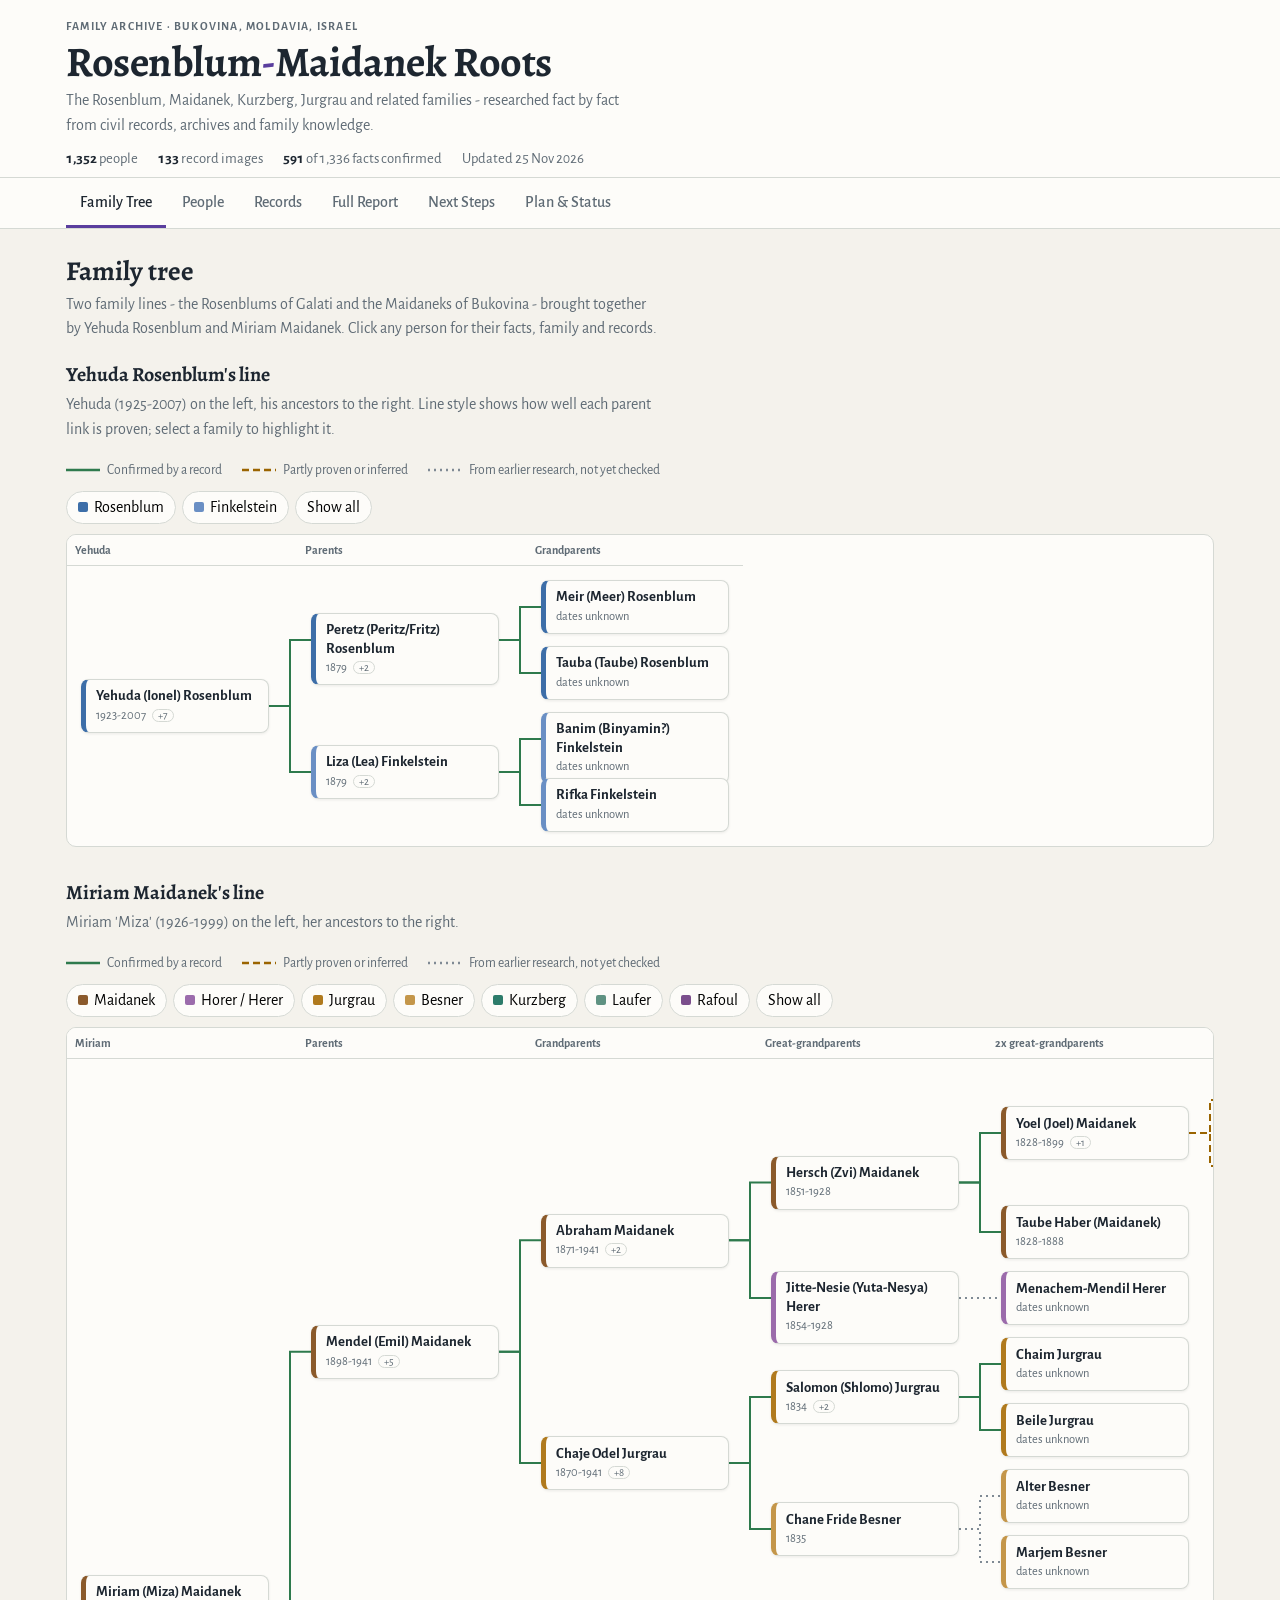
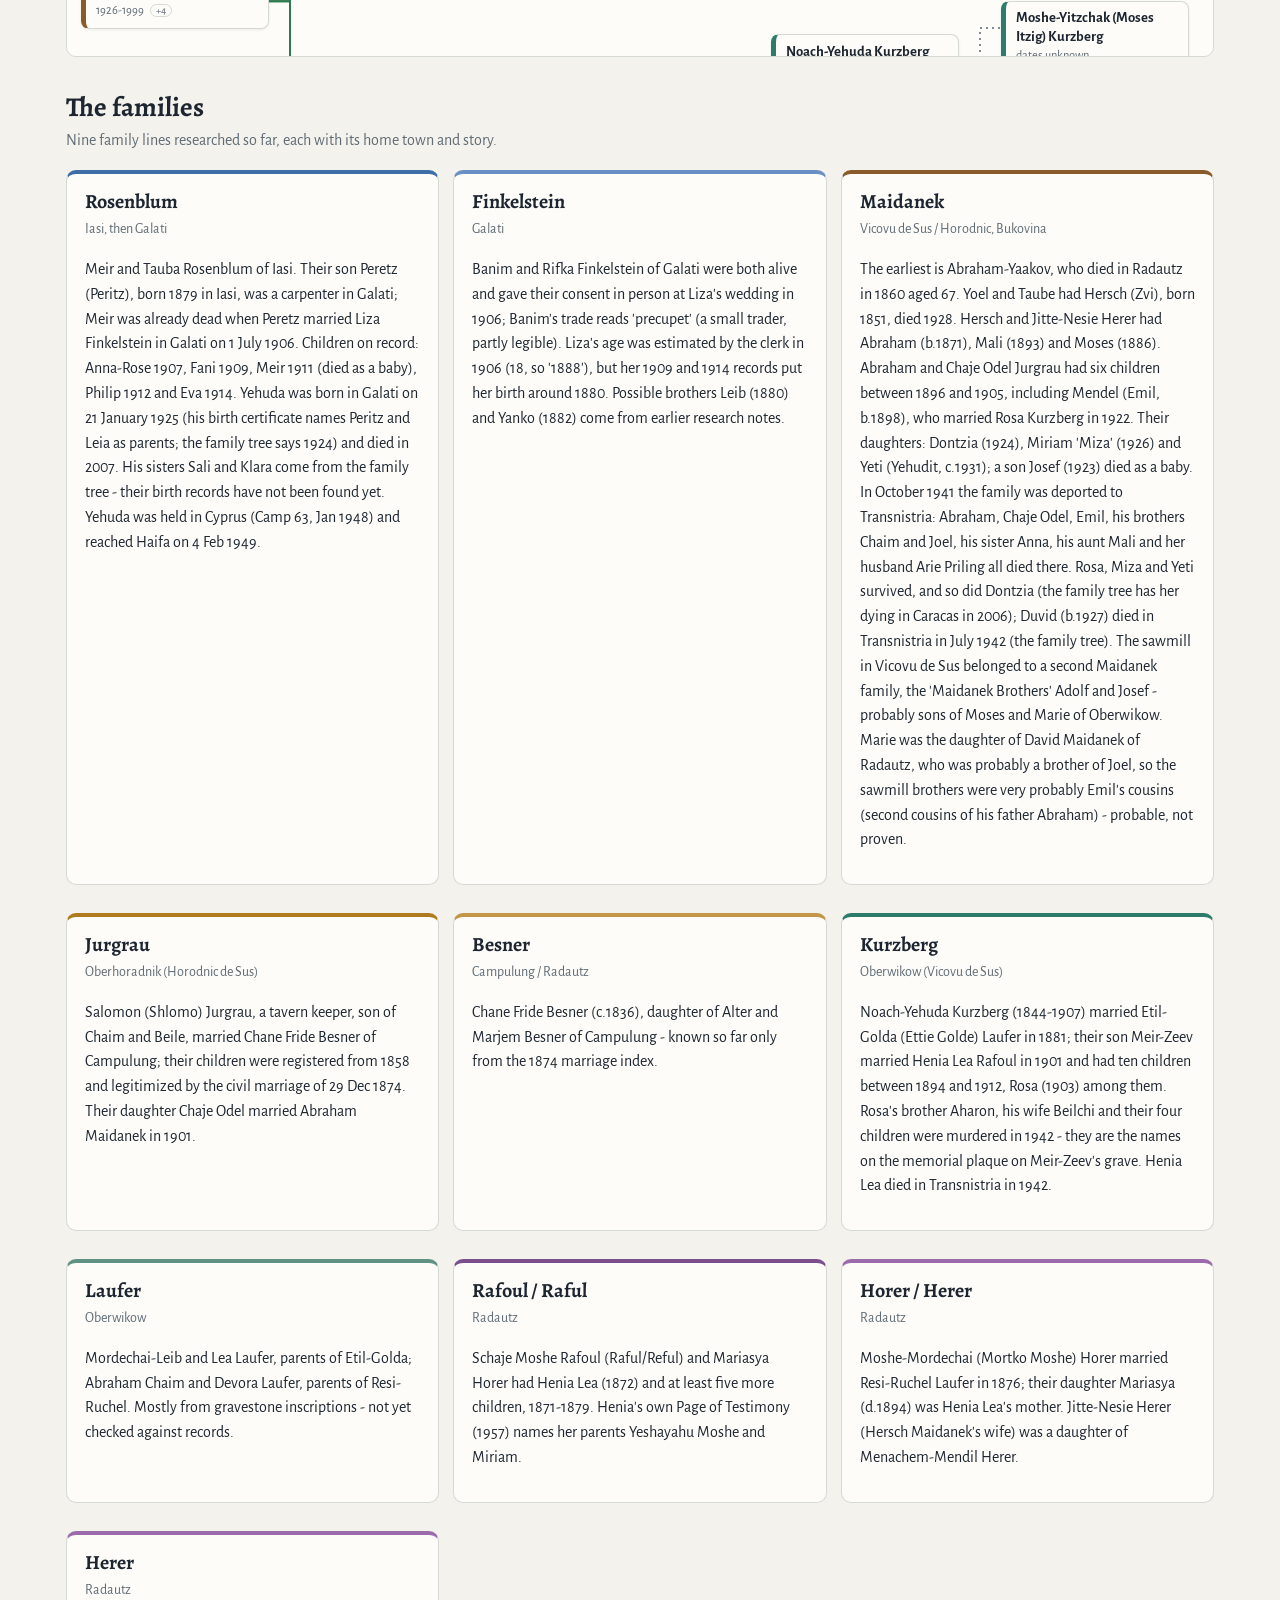
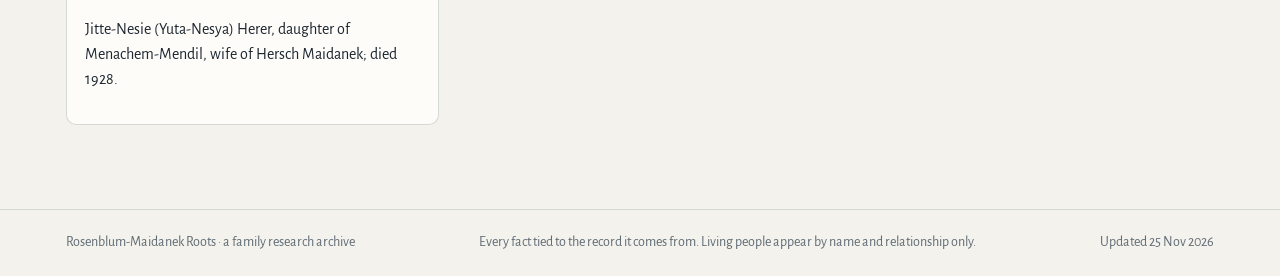
<file: index.html>
<!doctype html>
<html lang="en">
<head>
<meta charset="utf-8">
<meta name="viewport" content="width=device-width,initial-scale=1,viewport-fit=cover">
<meta name="description" content="Rosenblum-Maidanek Roots - a family research archive for the Rosenblum, Maidanek, Kurzberg, Jurgrau and related families of Bukovina, Moldavia and Israel. Every fact tied to its record.">
<title>Family Tree &middot; Rosenblum-Maidanek Roots</title>
<link rel="preconnect" href="https://fonts.googleapis.com">
<link rel="preconnect" href="https://fonts.gstatic.com" crossorigin>
<link rel="stylesheet" href="https://fonts.googleapis.com/css2?family=Alegreya:wght@500;700&family=Alegreya+Sans:ital,wght@0,400;0,500;0,700;1,400&family=Frank+Ruhl+Libre:wght@400;500&family=IBM+Plex+Mono:wght@400;500&display=swap">
<link rel="stylesheet" href="assets/css/style.css">
</head>
<body>
<a class="skip" href="#main">Skip to content</a>
<header class="site"><div class="wrap">
<div class="eyebrow">Family Archive &middot; Bukovina, Moldavia, Israel</div>
<h1>Rosenblum<span class="dash">-</span>Maidanek Roots</h1>
<p class="sub">The Rosenblum, Maidanek, Kurzberg, Jurgrau and related families - researched fact by fact from civil records, archives and family knowledge.</p>
<div class="stats"><span><b>1,352</b> people</span><span><b>133</b> record images</span><span><b>591</b> of 1,336 facts confirmed</span><span>Updated 25 Nov 2026</span></div>
</div></header>
<nav class="main" aria-label="Sections"><div class="wrap"><a href="index.html" aria-current="page">Family Tree</a><a href="people.html">People</a><a href="records.html">Records</a><a href="report.html">Full Report</a><a href="next-steps.html">Next Steps</a><a href="plan.html">Plan & Status</a></div></nav>
<main id="main"><div class="wrap">

<h2>Family tree</h2>
<p class="lede">Two family lines - the Rosenblums of Galati and the Maidaneks of Bukovina -
brought together by Yehuda Rosenblum and Miriam Maidanek. Click any person for their facts, family and records.</p>
<div class="ped"><h3>Yehuda Rosenblum&#x27;s line</h3><p class="lede">Yehuda (1925-2007) on the left, his ancestors to the right. Line style shows how well each parent link is proven; select a family to highlight it.</p><div class="legend"><span><svg width="34" height="8"><line x1="0" y1="4" x2="34" y2="4" stroke="var(--ok)" stroke-width="2.5"/></svg> Confirmed by a record</span><span><svg width="34" height="8"><line x1="0" y1="4" x2="34" y2="4" stroke="var(--warn)" stroke-width="2.5" stroke-dasharray="7 4"/></svg> Partly proven or inferred</span><span><svg width="34" height="8"><line x1="0" y1="4" x2="34" y2="4" stroke="var(--grey)" stroke-width="2.5" stroke-dasharray="2 4"/></svg> From earlier research, not yet checked</span></div><div class="chips" data-chips></div><div class="treebox"><div class="gen-labels" style="width:676px"><div>Yehuda</div><div>Parents</div><div>Grandparents</div></div><div class="canvas" style="width:676px;height:280px"><svg width="676" height="280" aria-hidden="true"><path d="M432 74.0H453.0V41.0H474" fill="none" stroke-width="2" stroke="var(--ok)"/><path d="M432 74.0H453.0V107.0H474" fill="none" stroke-width="2" stroke="var(--ok)"/><path d="M202 140.0H223.0V74.0H244" fill="none" stroke-width="2" stroke="var(--ok)"/><path d="M432 206.0H453.0V173.0H474" fill="none" stroke-width="2" stroke="var(--ok)"/><path d="M432 206.0H453.0V239.0H474" fill="none" stroke-width="2" stroke="var(--ok)"/><path d="M202 140.0H223.0V206.0H244" fill="none" stroke-width="2" stroke="var(--ok)"/></svg><a class="node" data-br="rosenblum" href="people.html#p=meir_r" style="left:474px;top:14px;--bc:var(--b-rosenblum)" title="Meir (Meer) Rosenblum"><span class="nm">Meir (Meer) Rosenblum</span><span class="yr">dates unknown</span></a><a class="node" data-br="rosenblum" href="people.html#p=tauba_r" style="left:474px;top:80px;--bc:var(--b-rosenblum)" title="Tauba (Taube) Rosenblum"><span class="nm">Tauba (Taube) Rosenblum</span><span class="yr">dates unknown</span></a><a class="node" data-br="rosenblum" href="people.html#p=peretz" style="left:244px;top:47.0px;--bc:var(--b-rosenblum)" title="Peretz (Peritz/Fritz) Rosenblum (1879)"><span class="nm">Peretz (Peritz/Fritz) Rosenblum</span><span class="yr">1879<span class="sib" title="2 siblings on record">+2</span></span></a><a class="node" data-br="finkelstein" href="people.html#p=banim" style="left:474px;top:146px;--bc:var(--b-finkelstein)" title="Banim (Binyamin?) Finkelstein"><span class="nm">Banim (Binyamin?) Finkelstein</span><span class="yr">dates unknown</span></a><a class="node" data-br="finkelstein" href="people.html#p=rifka" style="left:474px;top:212px;--bc:var(--b-finkelstein)" title="Rifka Finkelstein"><span class="nm">Rifka Finkelstein</span><span class="yr">dates unknown</span></a><a class="node" data-br="finkelstein" href="people.html#p=liza" style="left:244px;top:179.0px;--bc:var(--b-finkelstein)" title="Liza (Lea) Finkelstein (1879)"><span class="nm">Liza (Lea) Finkelstein</span><span class="yr">1879<span class="sib" title="2 siblings on record">+2</span></span></a><a class="node" data-br="rosenblum" href="people.html#p=yehuda" style="left:14px;top:113.0px;--bc:var(--b-rosenblum)" title="Yehuda (Ionel) Rosenblum (1923-2007)"><span class="nm">Yehuda (Ionel) Rosenblum</span><span class="yr">1923-2007<span class="sib" title="7 siblings on record">+7</span></span></a></div></div></div><div class="ped"><h3>Miriam Maidanek&#x27;s line</h3><p class="lede">Miriam &#x27;Miza&#x27; (1926-1999) on the left, her ancestors to the right.</p><div class="legend"><span><svg width="34" height="8"><line x1="0" y1="4" x2="34" y2="4" stroke="var(--ok)" stroke-width="2.5"/></svg> Confirmed by a record</span><span><svg width="34" height="8"><line x1="0" y1="4" x2="34" y2="4" stroke="var(--warn)" stroke-width="2.5" stroke-dasharray="7 4"/></svg> Partly proven or inferred</span><span><svg width="34" height="8"><line x1="0" y1="4" x2="34" y2="4" stroke="var(--grey)" stroke-width="2.5" stroke-dasharray="2 4"/></svg> From earlier research, not yet checked</span></div><div class="chips" data-chips></div><div class="treebox"><div class="gen-labels" style="width:1366px"><div>Miriam</div><div>Parents</div><div>Grandparents</div><div>Great-grandparents</div><div>2x great-grandparents</div><div>3x great-grandparents</div></div><div class="canvas" style="width:1366px;height:1138px"><svg width="1366" height="1138" aria-hidden="true"><path d="M1122 74.0H1143.0V41.0H1164" fill="none" stroke-width="2" stroke="var(--warn)" stroke-dasharray="7 4"/><path d="M1122 74.0H1143.0V107.0H1164" fill="none" stroke-width="2" stroke="var(--warn)" stroke-dasharray="7 4"/><path d="M892 123.5H913.0V74.0H934" fill="none" stroke-width="2" stroke="var(--ok)"/><path d="M892 123.5H913.0V173.0H934" fill="none" stroke-width="2" stroke="var(--ok)"/><path d="M662 181.25H683.0V123.5H704" fill="none" stroke-width="2" stroke="var(--ok)"/><path d="M892 239.0H913.0V239.0H934" fill="none" stroke-width="2" stroke="var(--grey)" stroke-dasharray="2 4"/><path d="M662 181.25H683.0V239.0H704" fill="none" stroke-width="2" stroke="var(--ok)"/><path d="M432 292.625H453.0V181.25H474" fill="none" stroke-width="2" stroke="var(--ok)"/><path d="M892 338.0H913.0V305.0H934" fill="none" stroke-width="2" stroke="var(--ok)"/><path d="M892 338.0H913.0V371.0H934" fill="none" stroke-width="2" stroke="var(--ok)"/><path d="M662 404.0H683.0V338.0H704" fill="none" stroke-width="2" stroke="var(--ok)"/><path d="M892 470.0H913.0V437.0H934" fill="none" stroke-width="2" stroke="var(--grey)" stroke-dasharray="2 4"/><path d="M892 470.0H913.0V503.0H934" fill="none" stroke-width="2" stroke="var(--grey)" stroke-dasharray="2 4"/><path d="M662 404.0H683.0V470.0H704" fill="none" stroke-width="2" stroke="var(--ok)"/><path d="M432 292.625H453.0V404.0H474" fill="none" stroke-width="2" stroke="var(--ok)"/><path d="M202 542.1875H223.0V292.625H244" fill="none" stroke-width="2" stroke="var(--ok)"/><path d="M892 602.0H913.0V569.0H934" fill="none" stroke-width="2" stroke="var(--grey)" stroke-dasharray="2 4"/><path d="M892 602.0H913.0V635.0H934" fill="none" stroke-width="2" stroke="var(--grey)" stroke-dasharray="2 4"/><path d="M662 668.0H683.0V602.0H704" fill="none" stroke-width="2" stroke="var(--warn)" stroke-dasharray="7 4"/><path d="M892 734.0H913.0V701.0H934" fill="none" stroke-width="2" stroke="var(--grey)" stroke-dasharray="2 4"/><path d="M892 734.0H913.0V767.0H934" fill="none" stroke-width="2" stroke="var(--grey)" stroke-dasharray="2 4"/><path d="M662 668.0H683.0V734.0H704" fill="none" stroke-width="2" stroke="var(--warn)" stroke-dasharray="7 4"/><path d="M432 791.75H453.0V668.0H474" fill="none" stroke-width="2" stroke="var(--ok)"/><path d="M662 915.5H683.0V833.0H704" fill="none" stroke-width="2" stroke="var(--grey)" stroke-dasharray="2 4"/><path d="M1122 932.0H1143.0V899.0H1164" fill="none" stroke-width="2" stroke="var(--grey)" stroke-dasharray="2 4"/><path d="M1122 932.0H1143.0V965.0H1164" fill="none" stroke-width="2" stroke="var(--grey)" stroke-dasharray="2 4"/><path d="M892 998.0H913.0V932.0H934" fill="none" stroke-width="2" stroke="var(--grey)" stroke-dasharray="2 4"/><path d="M1122 1064.0H1143.0V1031.0H1164" fill="none" stroke-width="2" stroke="var(--grey)" stroke-dasharray="2 4"/><path d="M1122 1064.0H1143.0V1097.0H1164" fill="none" stroke-width="2" stroke="var(--grey)" stroke-dasharray="2 4"/><path d="M892 998.0H913.0V1064.0H934" fill="none" stroke-width="2" stroke="var(--grey)" stroke-dasharray="2 4"/><path d="M662 915.5H683.0V998.0H704" fill="none" stroke-width="2" stroke="var(--grey)" stroke-dasharray="2 4"/><path d="M432 791.75H453.0V915.5H474" fill="none" stroke-width="2" stroke="var(--ok)"/><path d="M202 542.1875H223.0V791.75H244" fill="none" stroke-width="2" stroke="var(--ok)"/></svg><a class="node" data-br="maidanek" href="people.html#p=avraham_yaakov" style="left:1164px;top:14px;--bc:var(--b-maidanek)" title="Abraham-Yaakov (Abraham Jakob) Maidanek (1792-1860)"><span class="nm">Abraham-Yaakov (Abraham Jakob) Maidanek</span><span class="yr">1792-1860</span></a><a class="node" data-br="maidanek" href="people.html#p=mindel" style="left:1164px;top:80px;--bc:var(--b-maidanek)" title="Mindel (Mindl) Maidanek"><span class="nm">Mindel (Mindl) Maidanek</span><span class="yr">dates unknown</span></a><a class="node" data-br="maidanek" href="people.html#p=joel" style="left:934px;top:47.0px;--bc:var(--b-maidanek)" title="Yoel (Joel) Maidanek (1828-1899)"><span class="nm">Yoel (Joel) Maidanek</span><span class="yr">1828-1899<span class="sib" title="1 siblings on record">+1</span></span></a><a class="node" data-br="maidanek" href="people.html#p=taube_m" style="left:934px;top:146px;--bc:var(--b-maidanek)" title="Taube Haber (Maidanek) (1828-1888)"><span class="nm">Taube Haber (Maidanek)</span><span class="yr">1828-1888</span></a><a class="node" data-br="maidanek" href="people.html#p=hersch" style="left:704px;top:96.5px;--bc:var(--b-maidanek)" title="Hersch (Zvi) Maidanek (1851-1928)"><span class="nm">Hersch (Zvi) Maidanek</span><span class="yr">1851-1928</span></a><a class="node" data-br="horer" href="people.html#p=menachem_mendil" style="left:934px;top:212px;--bc:var(--b-horer)" title="Menachem-Mendil Herer"><span class="nm">Menachem-Mendil Herer</span><span class="yr">dates unknown</span></a><a class="node" data-br="horer" href="people.html#p=jite" style="left:704px;top:212.0px;--bc:var(--b-horer)" title="Jitte-Nesie (Yuta-Nesya) Herer (1854-1928)"><span class="nm">Jitte-Nesie (Yuta-Nesya) Herer</span><span class="yr">1854-1928</span></a><a class="node" data-br="maidanek" href="people.html#p=avraham" style="left:474px;top:154.25px;--bc:var(--b-maidanek)" title="Abraham Maidanek (1871-1941)"><span class="nm">Abraham Maidanek</span><span class="yr">1871-1941<span class="sib" title="2 siblings on record">+2</span></span></a><a class="node" data-br="jurgrau" href="people.html#p=chaim_j" style="left:934px;top:278px;--bc:var(--b-jurgrau)" title="Chaim Jurgrau"><span class="nm">Chaim Jurgrau</span><span class="yr">dates unknown</span></a><a class="node" data-br="jurgrau" href="people.html#p=beile_j" style="left:934px;top:344px;--bc:var(--b-jurgrau)" title="Beile Jurgrau"><span class="nm">Beile Jurgrau</span><span class="yr">dates unknown</span></a><a class="node" data-br="jurgrau" href="people.html#p=salomon" style="left:704px;top:311.0px;--bc:var(--b-jurgrau)" title="Salomon (Shlomo) Jurgrau (1834)"><span class="nm">Salomon (Shlomo) Jurgrau</span><span class="yr">1834<span class="sib" title="2 siblings on record">+2</span></span></a><a class="node" data-br="besner" href="people.html#p=alter_b" style="left:934px;top:410px;--bc:var(--b-besner)" title="Alter Besner"><span class="nm">Alter Besner</span><span class="yr">dates unknown</span></a><a class="node" data-br="besner" href="people.html#p=marjem_b" style="left:934px;top:476px;--bc:var(--b-besner)" title="Marjem Besner"><span class="nm">Marjem Besner</span><span class="yr">dates unknown</span></a><a class="node" data-br="besner" href="people.html#p=chane" style="left:704px;top:443.0px;--bc:var(--b-besner)" title="Chane Fride Besner (1835)"><span class="nm">Chane Fride Besner</span><span class="yr">1835</span></a><a class="node" data-br="jurgrau" href="people.html#p=chaje" style="left:474px;top:377.0px;--bc:var(--b-jurgrau)" title="Chaje Odel Jurgrau (1870-1941)"><span class="nm">Chaje Odel Jurgrau</span><span class="yr">1870-1941<span class="sib" title="8 siblings on record">+8</span></span></a><a class="node" data-br="maidanek" href="people.html#p=mendel" style="left:244px;top:265.625px;--bc:var(--b-maidanek)" title="Mendel (Emil) Maidanek (1898-1941)"><span class="nm">Mendel (Emil) Maidanek</span><span class="yr">1898-1941<span class="sib" title="5 siblings on record">+5</span></span></a><a class="node" data-br="kurzberg" href="people.html#p=moshe_yitschak" style="left:934px;top:542px;--bc:var(--b-kurzberg)" title="Moshe-Yitzchak (Moses Itzig) Kurzberg"><span class="nm">Moshe-Yitzchak (Moses Itzig) Kurzberg</span><span class="yr">dates unknown</span></a><a class="node" data-br="kurzberg" href="people.html#p=reitze" style="left:934px;top:608px;--bc:var(--b-kurzberg)" title="Reitze Kurzberg"><span class="nm">Reitze Kurzberg</span><span class="yr">dates unknown</span></a><a class="node" data-br="kurzberg" href="people.html#p=noe" style="left:704px;top:575.0px;--bc:var(--b-kurzberg)" title="Noach-Yehuda Kurzberg (1844-1907)"><span class="nm">Noach-Yehuda Kurzberg</span><span class="yr">1844-1907</span></a><a class="node" data-br="laufer" href="people.html#p=mordechai_leib" style="left:934px;top:674px;--bc:var(--b-laufer)" title="Mordechai-Leib Laufer"><span class="nm">Mordechai-Leib Laufer</span><span class="yr">dates unknown</span></a><a class="node" data-br="laufer" href="people.html#p=lea_laufer" style="left:934px;top:740px;--bc:var(--b-laufer)" title="Lea Laufer (Meier?)"><span class="nm">Lea Laufer (Meier?)</span><span class="yr">dates unknown</span></a><a class="node" data-br="laufer" href="people.html#p=etti" style="left:704px;top:707.0px;--bc:var(--b-laufer)" title="Etil-Golda Laufer (1843-1909)"><span class="nm">Etil-Golda Laufer</span><span class="yr">1843-1909<span class="sib" title="1 siblings on record">+1</span></span></a><a class="node" data-br="kurzberg" href="people.html#p=meir_k" style="left:474px;top:641.0px;--bc:var(--b-kurzberg)" title="Meir-Zeev (MeierWolf) Kurzberg (?-1930)"><span class="nm">Meir-Zeev (MeierWolf) Kurzberg</span><span class="yr">?-1930<span class="sib" title="3 siblings on record">+3</span></span></a><a class="node" data-br="rafoul" href="people.html#p=schaje" style="left:704px;top:806px;--bc:var(--b-rafoul)" title="Schaje Moshe Rafoul (1808-1892)"><span class="nm">Schaje Moshe Rafoul</span><span class="yr">1808-1892</span></a><a class="node" data-br="horer" href="people.html#p=edo_hersh_h" style="left:1164px;top:872px;--bc:var(--b-horer)" title="Hersh Horer (father of Moshe-Mordechai Horer)"><span class="nm">Hersh Horer (father of Moshe-Mordechai Horer)</span><span class="yr">dates unknown</span></a><a class="node" data-br="horer" href="people.html#p=edo_gitel_t" style="left:1164px;top:938px;--bc:var(--b-horer)" title="Gitel Tyler (mother of Moshe-Mordechai Horer)"><span class="nm">Gitel Tyler (mother of Moshe-Mordechai Horer)</span><span class="yr">dates unknown</span></a><a class="node" data-br="horer" href="people.html#p=moshe_mordechai" style="left:934px;top:905.0px;--bc:var(--b-horer)" title="Moshe-Mordechai (Mortko Moshe) Horer"><span class="nm">Moshe-Mordechai (Mortko Moshe) Horer</span><span class="yr">dates unknown</span></a><a class="node" data-br="laufer" href="people.html#p=abraham_chaim" style="left:1164px;top:1004px;--bc:var(--b-laufer)" title="Abraham Chaim Laufer (1789-1866)"><span class="nm">Abraham Chaim Laufer</span><span class="yr">1789-1866</span></a><a class="node" data-br="laufer" href="people.html#p=devora_laufer" style="left:1164px;top:1070px;--bc:var(--b-laufer)" title="Devora Laufer"><span class="nm">Devora Laufer</span><span class="yr">dates unknown</span></a><a class="node" data-br="laufer" href="people.html#p=resi_ruchel" style="left:934px;top:1037.0px;--bc:var(--b-laufer)" title="Resi-Ruchel Laufer"><span class="nm">Resi-Ruchel Laufer</span><span class="yr">dates unknown</span></a><a class="node" data-br="horer" href="people.html#p=mariase" style="left:704px;top:971.0px;--bc:var(--b-horer)" title="Mariasya Horer (1845-1894)"><span class="nm">Mariasya Horer</span><span class="yr">1845-1894</span></a><a class="node" data-br="rafoul" href="people.html#p=henia" style="left:474px;top:888.5px;--bc:var(--b-rafoul)" title="Henia Lea Rafoul (1872-1941)"><span class="nm">Henia Lea Rafoul</span><span class="yr">1872-1941<span class="sib" title="5 siblings on record">+5</span></span></a><a class="node" data-br="kurzberg" href="people.html#p=rosa" style="left:244px;top:764.75px;--bc:var(--b-kurzberg)" title="Rosa Kurzberg (1903-1972)"><span class="nm">Rosa Kurzberg</span><span class="yr">1903-1972<span class="sib" title="8 siblings on record">+8</span></span></a><a class="node" data-br="maidanek" href="people.html#p=miriam" style="left:14px;top:515.1875px;--bc:var(--b-maidanek)" title="Miriam (Miza) Maidanek (1926-1999)"><span class="nm">Miriam (Miza) Maidanek</span><span class="yr">1926-1999<span class="sib" title="4 siblings on record">+4</span></span></a></div></div></div>
<h2>The families</h2>
<p class="lede">Nine family lines researched so far, each with its home town and story.</p>
<div class="branch-grid"><div class="card branch-card" style="--bc:var(--b-rosenblum)"><h3 style="margin-top:0">Rosenblum</h3><p style="color:var(--muted);font-size:.88rem;margin:.1rem 0 .5rem">Iasi, then Galati</p><p>Meir and Tauba Rosenblum of Iasi. Their son Peretz (Peritz), born 1879 in Iasi, was a carpenter in Galati; Meir was already dead when Peretz married Liza Finkelstein in Galati on 1 July 1906. Children on record: Anna-Rose 1907, Fani 1909, Meir 1911 (died as a baby), Philip 1912 and Eva 1914. Yehuda was born in Galati on 21 January 1925 (his birth certificate names Peritz and Leia as parents; the family tree says 1924) and died in 2007. His sisters Sali and Klara come from the family tree - their birth records have not been found yet. Yehuda was held in Cyprus (Camp 63, Jan 1948) and reached Haifa on 4 Feb 1949.</p></div><div class="card branch-card" style="--bc:var(--b-finkelstein)"><h3 style="margin-top:0">Finkelstein</h3><p style="color:var(--muted);font-size:.88rem;margin:.1rem 0 .5rem">Galati</p><p>Banim and Rifka Finkelstein of Galati were both alive and gave their consent in person at Liza&#x27;s wedding in 1906; Banim&#x27;s trade reads &#x27;precupet&#x27; (a small trader, partly legible). Liza&#x27;s age was estimated by the clerk in 1906 (18, so &#x27;1888&#x27;), but her 1909 and 1914 records put her birth around 1880. Possible brothers Leib (1880) and Yanko (1882) come from earlier research notes.</p></div><div class="card branch-card" style="--bc:var(--b-maidanek)"><h3 style="margin-top:0">Maidanek</h3><p style="color:var(--muted);font-size:.88rem;margin:.1rem 0 .5rem">Vicovu de Sus / Horodnic, Bukovina</p><p>The earliest is Abraham-Yaakov, who died in Radautz in 1860 aged 67. Yoel and Taube had Hersch (Zvi), born 1851, died 1928. Hersch and Jitte-Nesie Herer had Abraham (b.1871), Mali (1893) and Moses (1886). Abraham and Chaje Odel Jurgrau had six children between 1896 and 1905, including Mendel (Emil, b.1898), who married Rosa Kurzberg in 1922. Their daughters: Dontzia (1924), Miriam &#x27;Miza&#x27; (1926) and Yeti (Yehudit, c.1931); a son Josef (1923) died as a baby. In October 1941 the family was deported to Transnistria: Abraham, Chaje Odel, Emil, his brothers Chaim and Joel, his sister Anna, his aunt Mali and her husband Arie Priling all died there. Rosa, Miza and Yeti survived, and so did Dontzia (the family tree has her dying in Caracas in 2006); Duvid (b.1927) died in Transnistria in July 1942 (the family tree). The sawmill in Vicovu de Sus belonged to a second Maidanek family, the &#x27;Maidanek Brothers&#x27; Adolf and Josef - probably sons of Moses and Marie of Oberwikow. Marie was the daughter of David Maidanek of Radautz, who was probably a brother of Joel, so the sawmill brothers were very probably Emil&#x27;s cousins (second cousins of his father Abraham) - probable, not proven.</p></div><div class="card branch-card" style="--bc:var(--b-jurgrau)"><h3 style="margin-top:0">Jurgrau</h3><p style="color:var(--muted);font-size:.88rem;margin:.1rem 0 .5rem">Oberhoradnik (Horodnic de Sus)</p><p>Salomon (Shlomo) Jurgrau, a tavern keeper, son of Chaim and Beile, married Chane Fride Besner of Campulung; their children were registered from 1858 and legitimized by the civil marriage of 29 Dec 1874. Their daughter Chaje Odel married Abraham Maidanek in 1901.</p></div><div class="card branch-card" style="--bc:var(--b-besner)"><h3 style="margin-top:0">Besner</h3><p style="color:var(--muted);font-size:.88rem;margin:.1rem 0 .5rem">Campulung / Radautz</p><p>Chane Fride Besner (c.1836), daughter of Alter and Marjem Besner of Campulung - known so far only from the 1874 marriage index.</p></div><div class="card branch-card" style="--bc:var(--b-kurzberg)"><h3 style="margin-top:0">Kurzberg</h3><p style="color:var(--muted);font-size:.88rem;margin:.1rem 0 .5rem">Oberwikow (Vicovu de Sus)</p><p>Noach-Yehuda Kurzberg (1844-1907) married Etil-Golda (Ettie Golde) Laufer in 1881; their son Meir-Zeev married Henia Lea Rafoul in 1901 and had ten children between 1894 and 1912, Rosa (1903) among them. Rosa&#x27;s brother Aharon, his wife Beilchi and their four children were murdered in 1942 - they are the names on the memorial plaque on Meir-Zeev&#x27;s grave. Henia Lea died in Transnistria in 1942.</p></div><div class="card branch-card" style="--bc:var(--b-laufer)"><h3 style="margin-top:0">Laufer</h3><p style="color:var(--muted);font-size:.88rem;margin:.1rem 0 .5rem">Oberwikow</p><p>Mordechai-Leib and Lea Laufer, parents of Etil-Golda; Abraham Chaim and Devora Laufer, parents of Resi-Ruchel. Mostly from gravestone inscriptions - not yet checked against records.</p></div><div class="card branch-card" style="--bc:var(--b-rafoul)"><h3 style="margin-top:0">Rafoul / Raful</h3><p style="color:var(--muted);font-size:.88rem;margin:.1rem 0 .5rem">Radautz</p><p>Schaje Moshe Rafoul (Raful/Reful) and Mariasya Horer had Henia Lea (1872) and at least five more children, 1871-1879. Henia&#x27;s own Page of Testimony (1957) names her parents Yeshayahu Moshe and Miriam.</p></div><div class="card branch-card" style="--bc:var(--b-horer)"><h3 style="margin-top:0">Horer / Herer</h3><p style="color:var(--muted);font-size:.88rem;margin:.1rem 0 .5rem">Radautz</p><p>Moshe-Mordechai (Mortko Moshe) Horer married Resi-Ruchel Laufer in 1876; their daughter Mariasya (d.1894) was Henia Lea&#x27;s mother. Jitte-Nesie Herer (Hersch Maidanek&#x27;s wife) was a daughter of Menachem-Mendil Herer.</p></div><div class="card branch-card" style="--bc:var(--b-herer)"><h3 style="margin-top:0">Herer</h3><p style="color:var(--muted);font-size:.88rem;margin:.1rem 0 .5rem">Radautz</p><p>Jitte-Nesie (Yuta-Nesya) Herer, daughter of Menachem-Mendil, wife of Hersch Maidanek; died 1928.</p></div></div>

</div></main>
<footer class="site"><div class="wrap">
<span>Rosenblum-Maidanek Roots &middot; a family research archive</span>
<span>Every fact tied to the record it comes from. Living people appear by name and relationship only.</span>
<span>Updated 25 Nov 2026</span>
</div></footer>
<script src="assets/js/common.js"></script>
<script>document.querySelectorAll('.ped').forEach(initChips);</script>
</body>
</html>
</file>
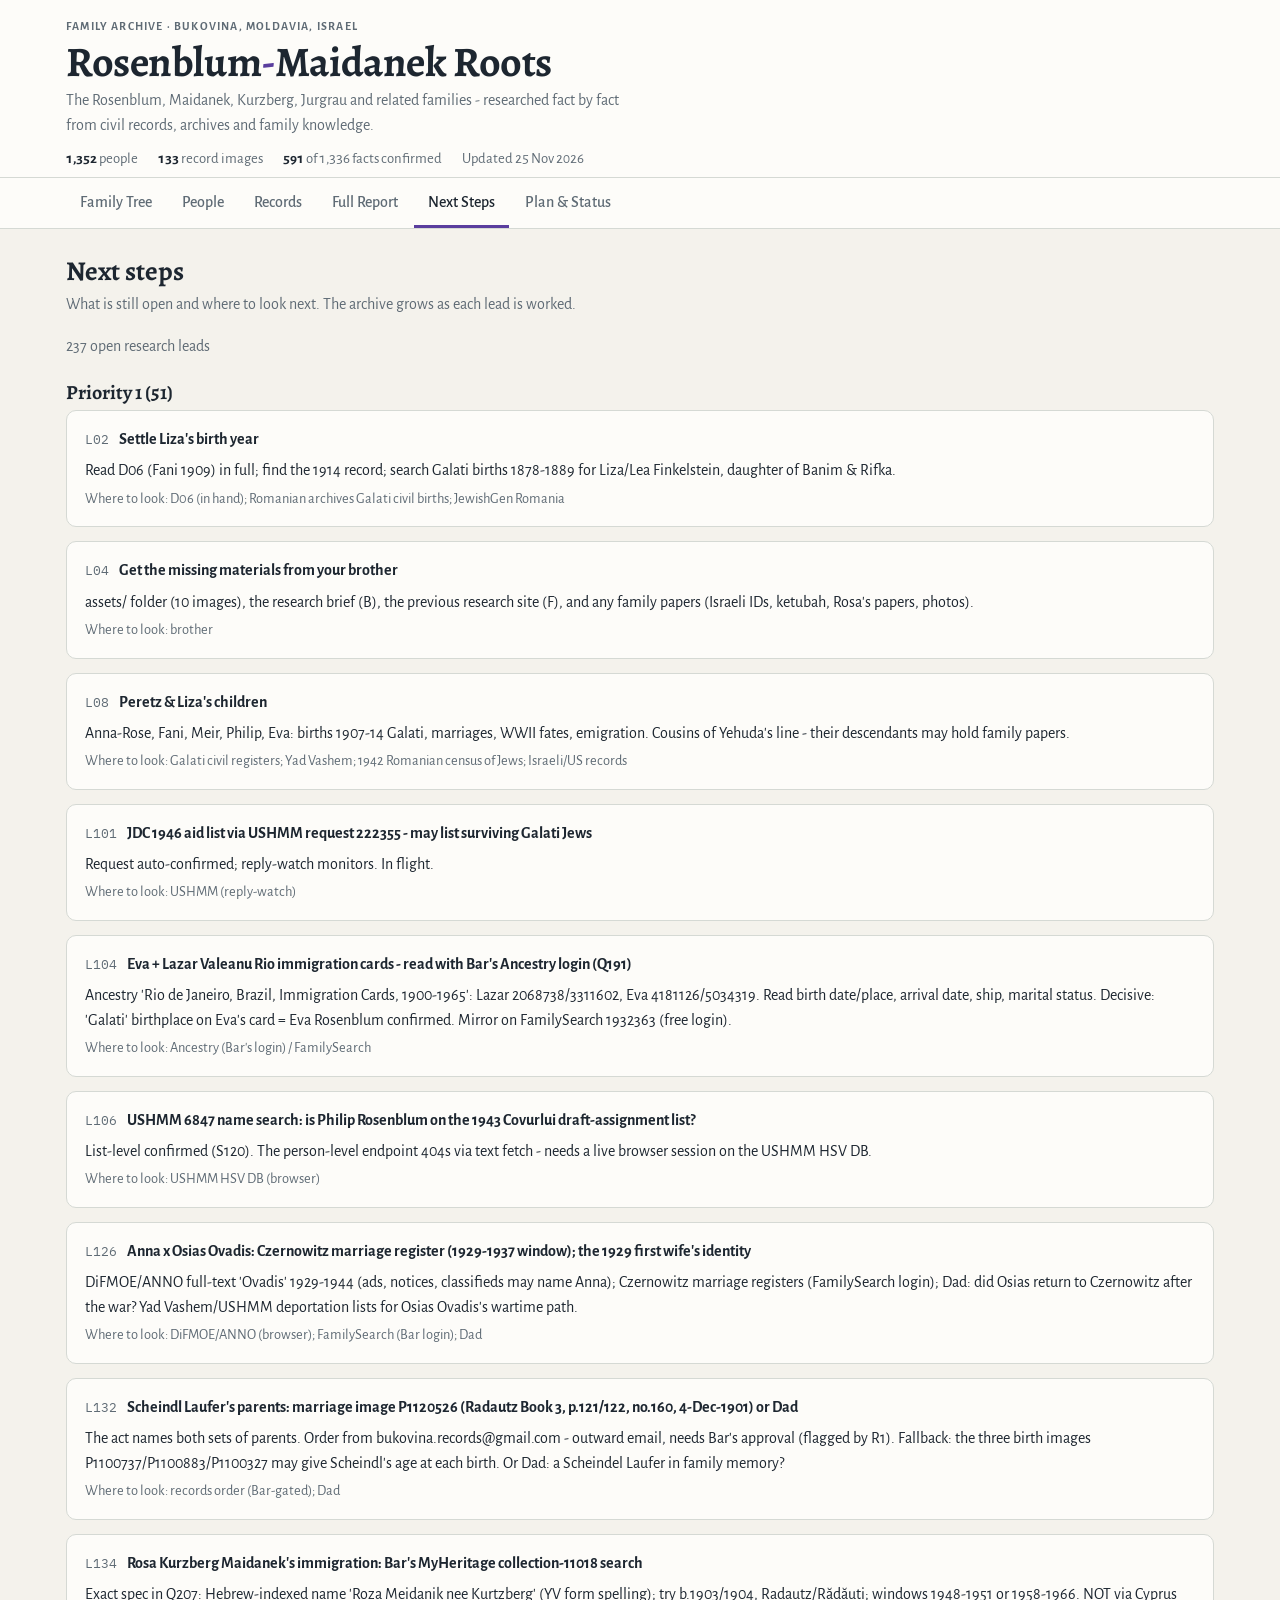
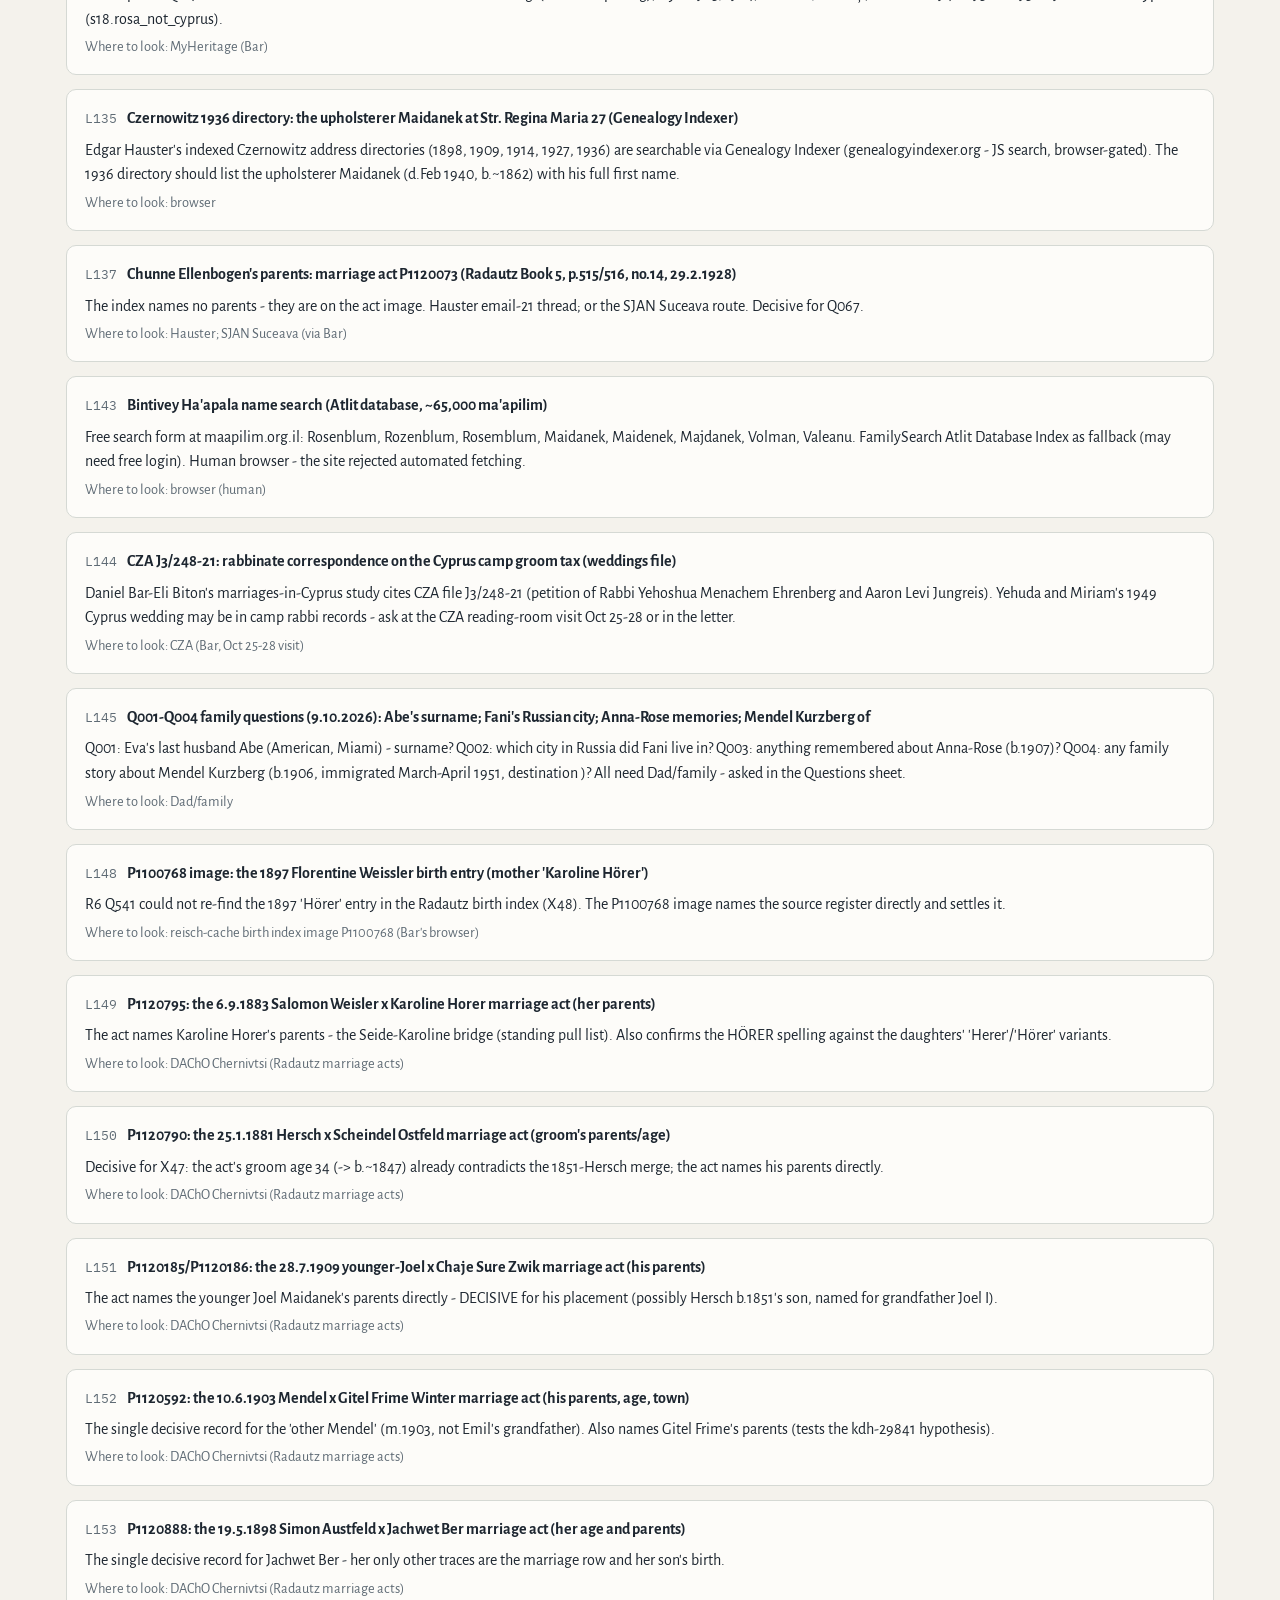
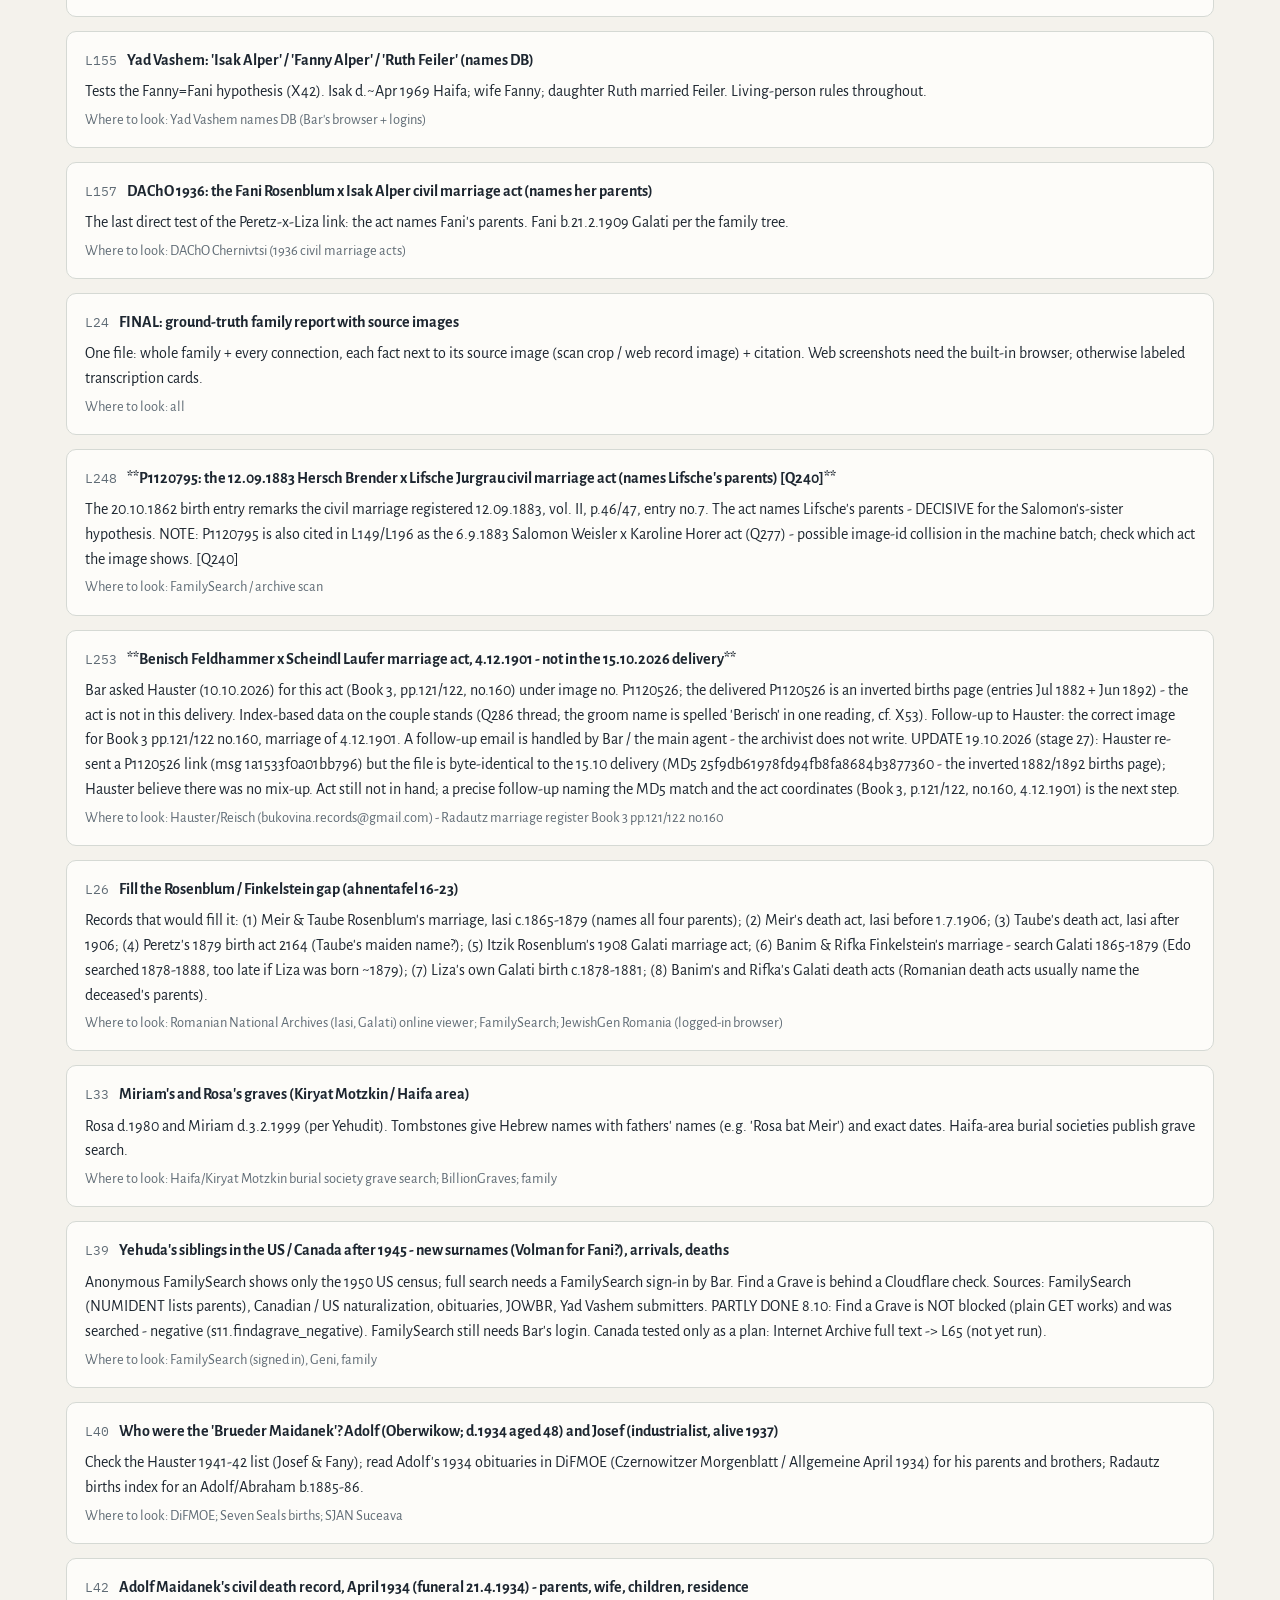
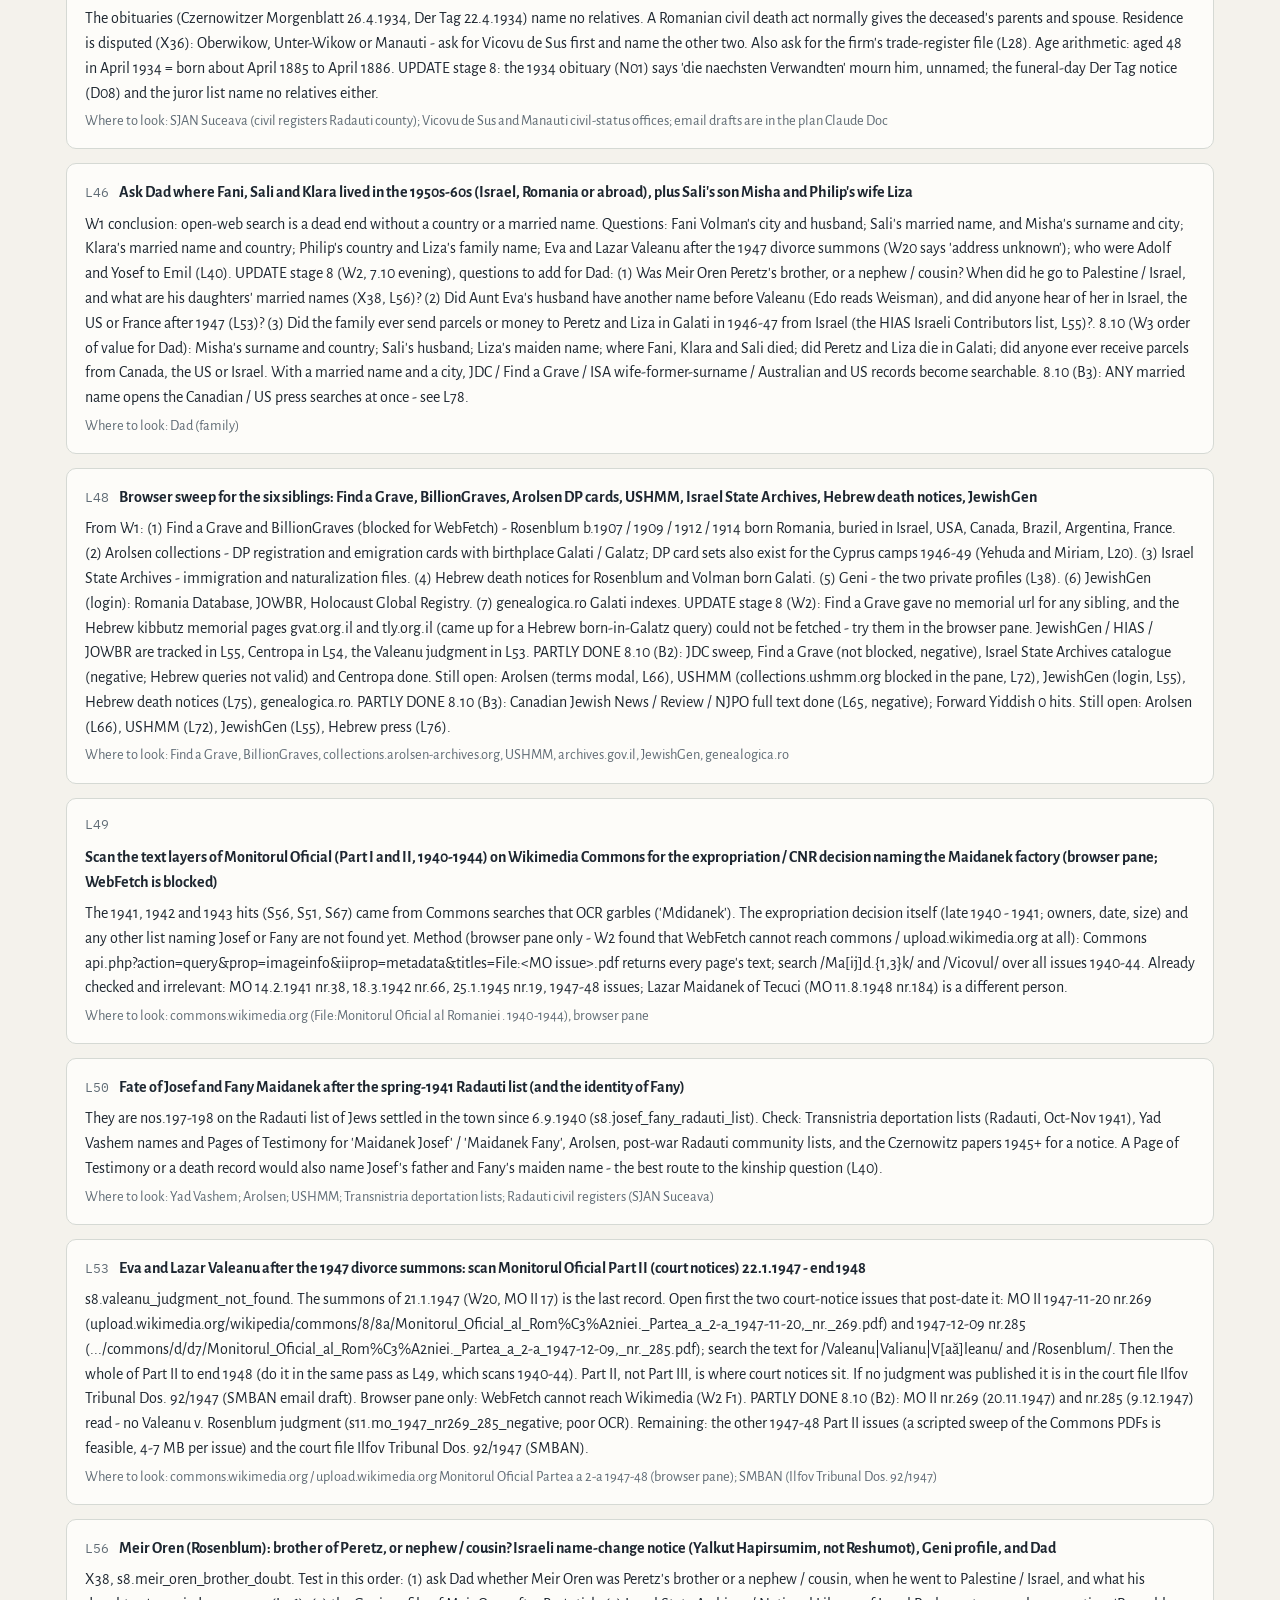
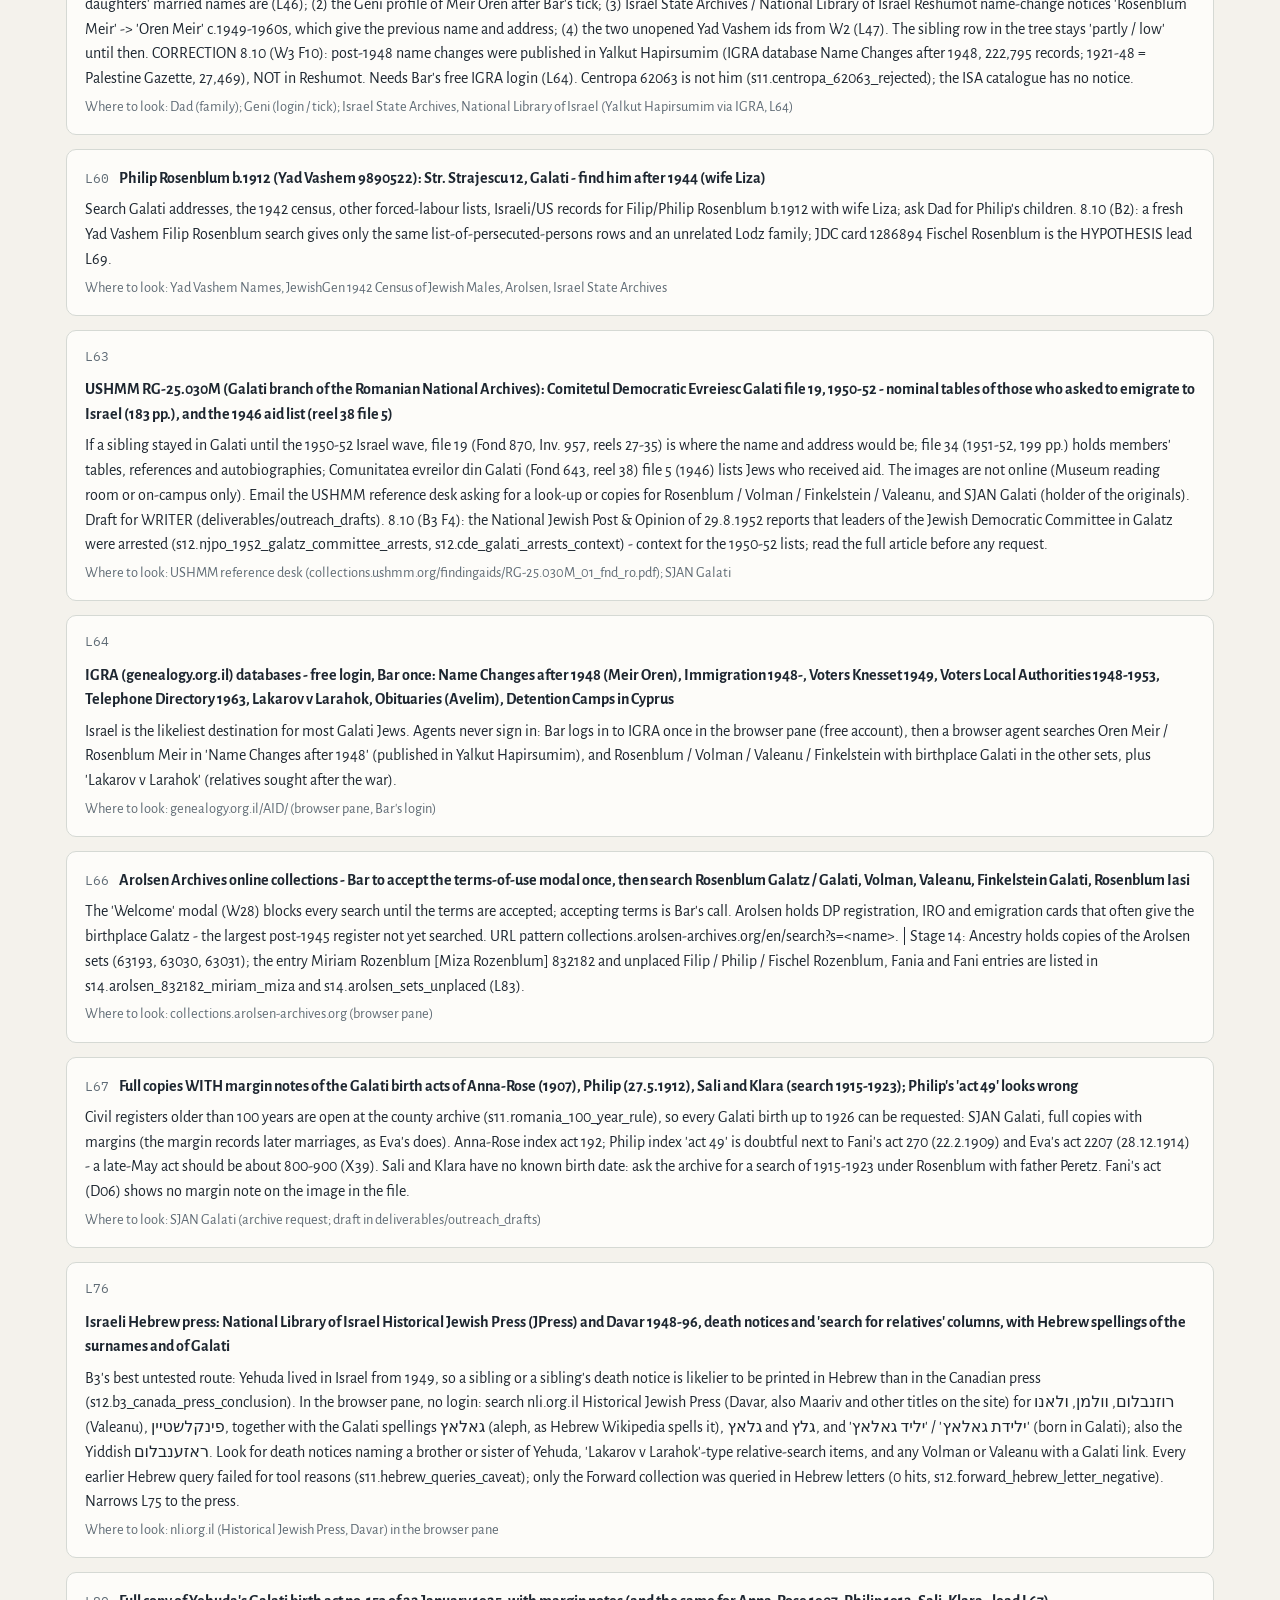
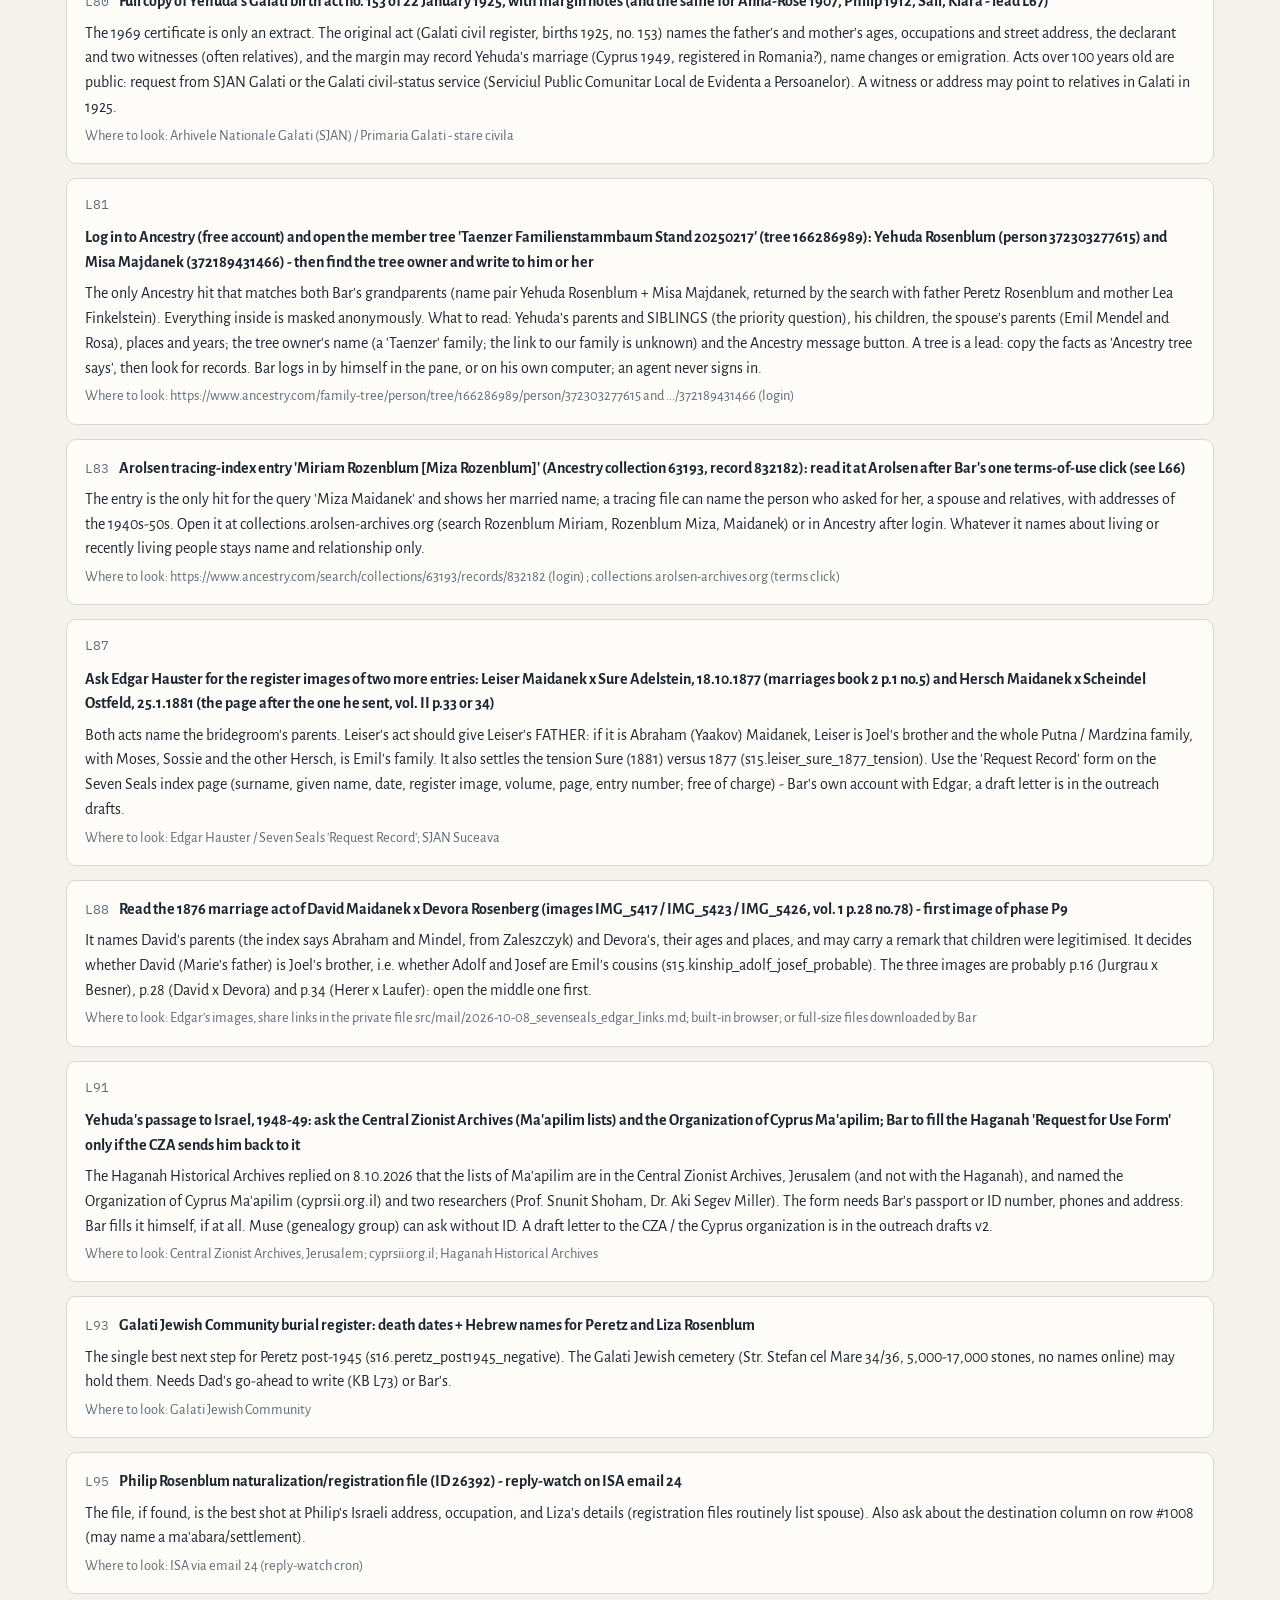
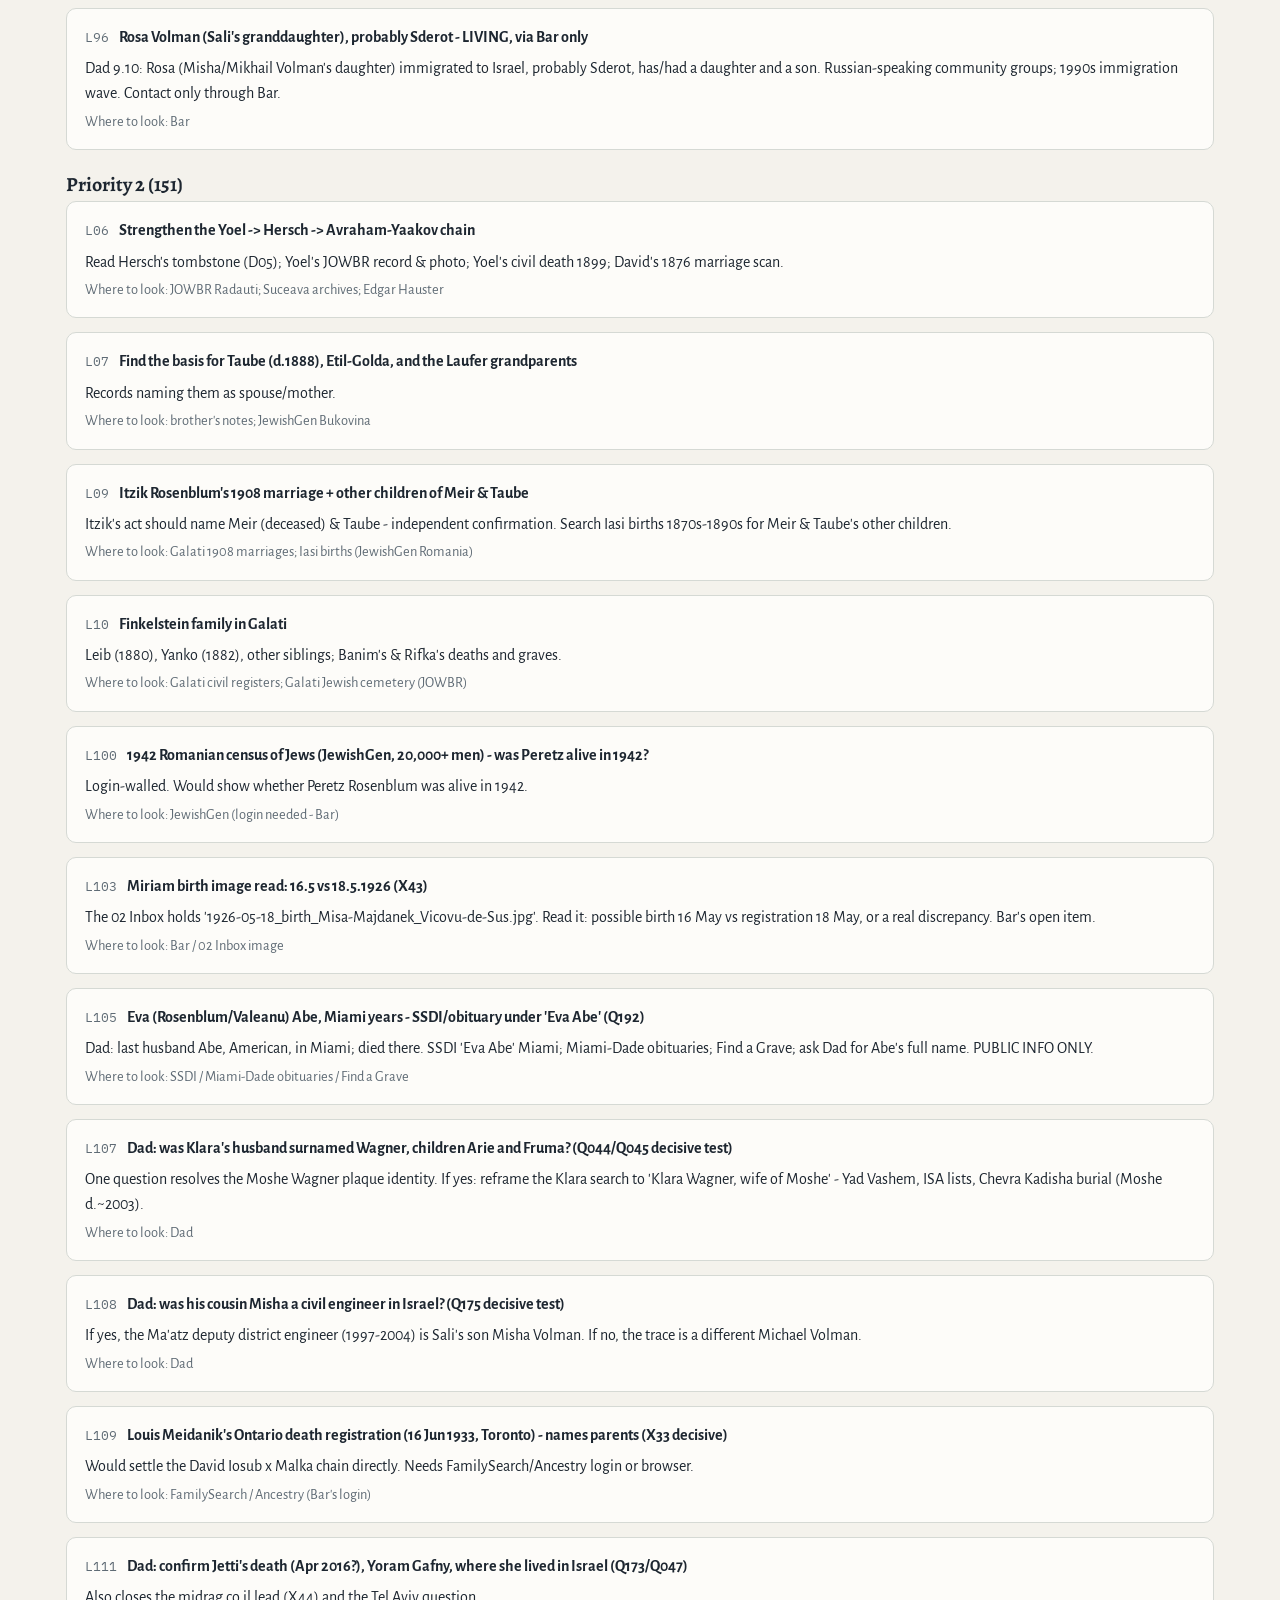
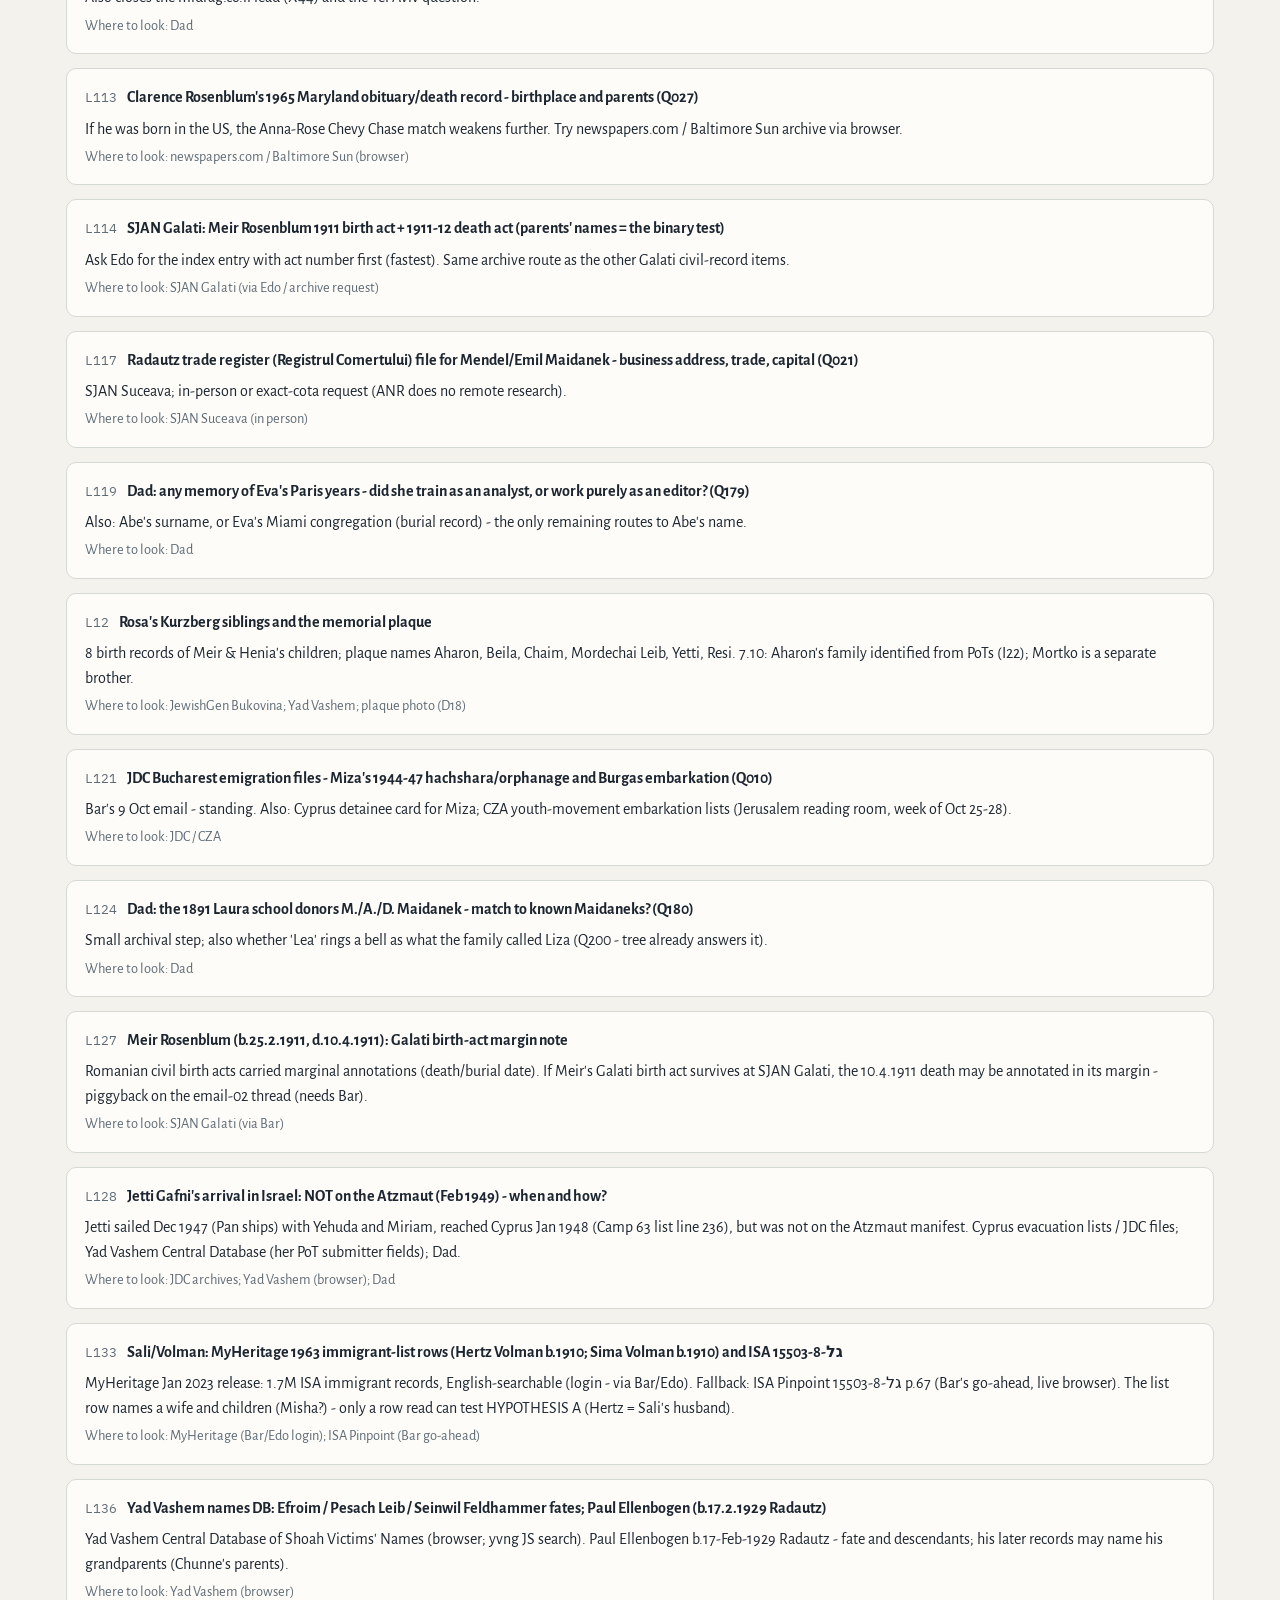
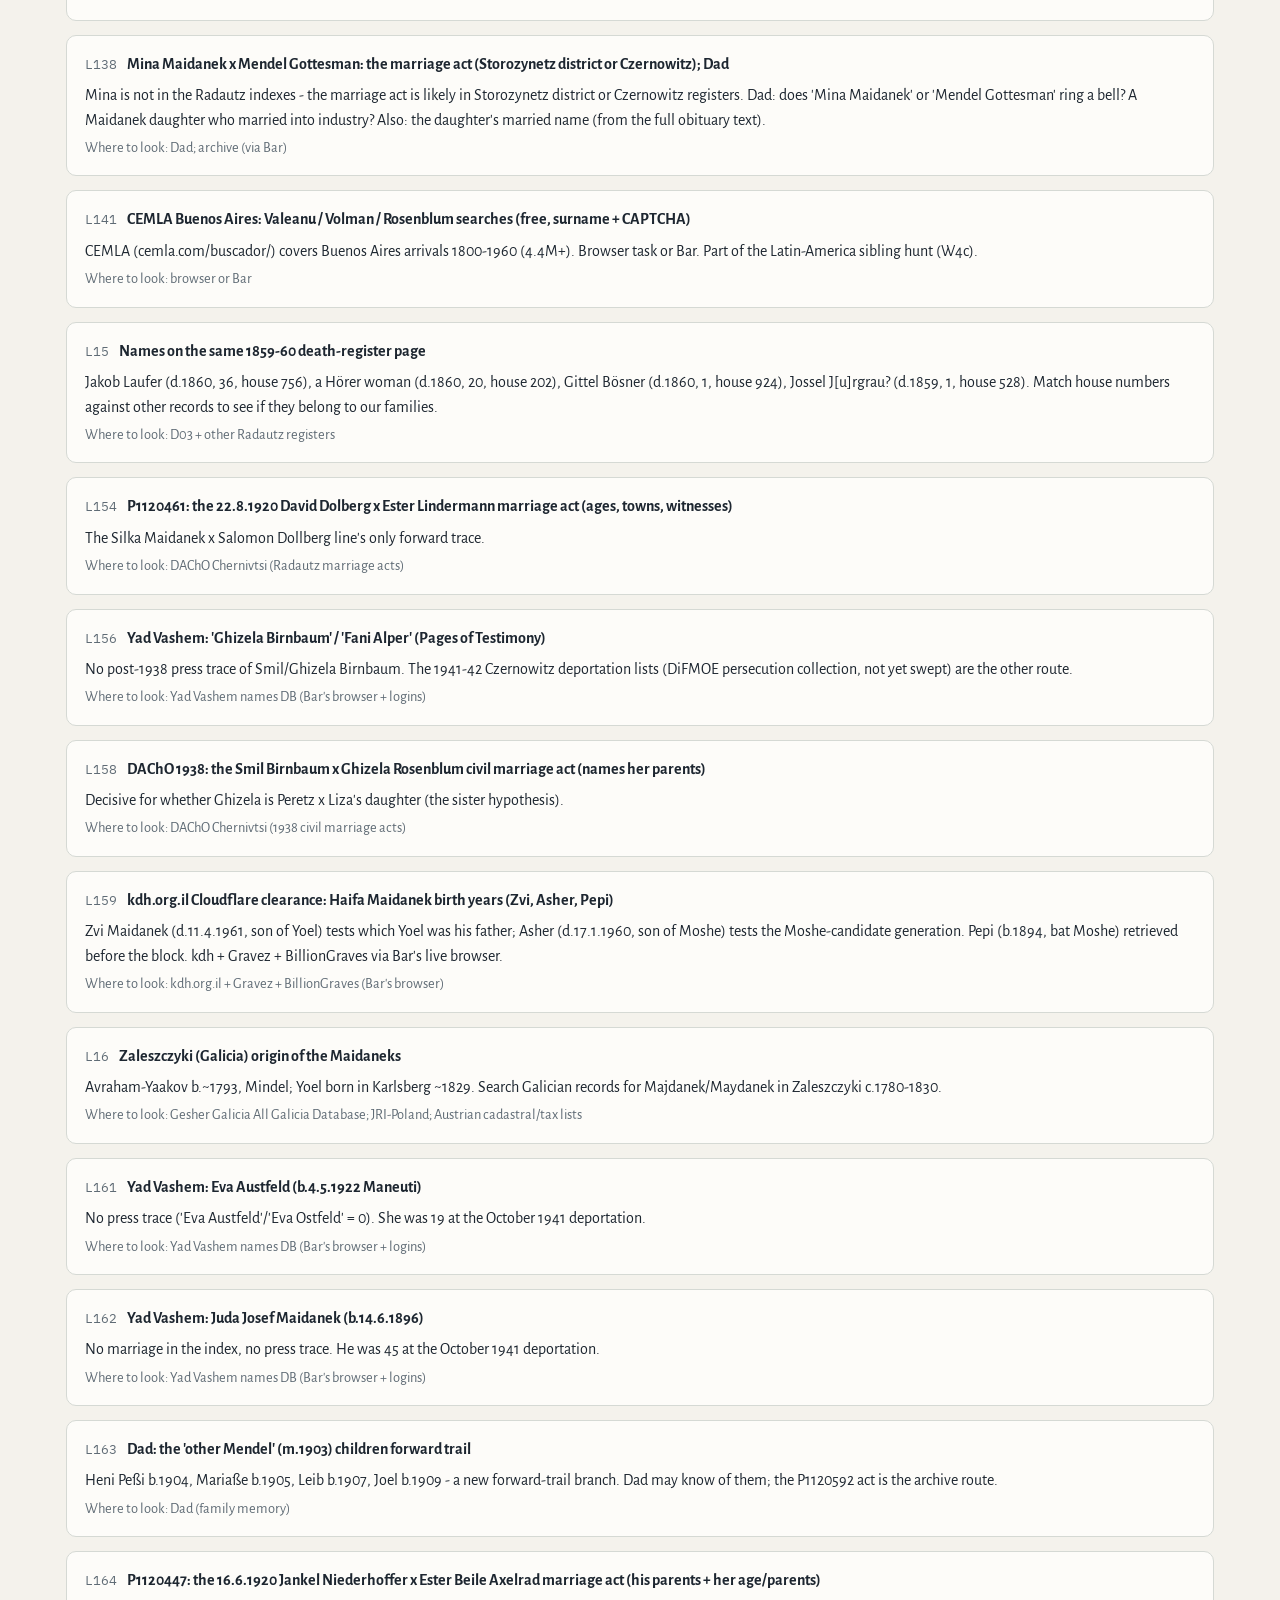
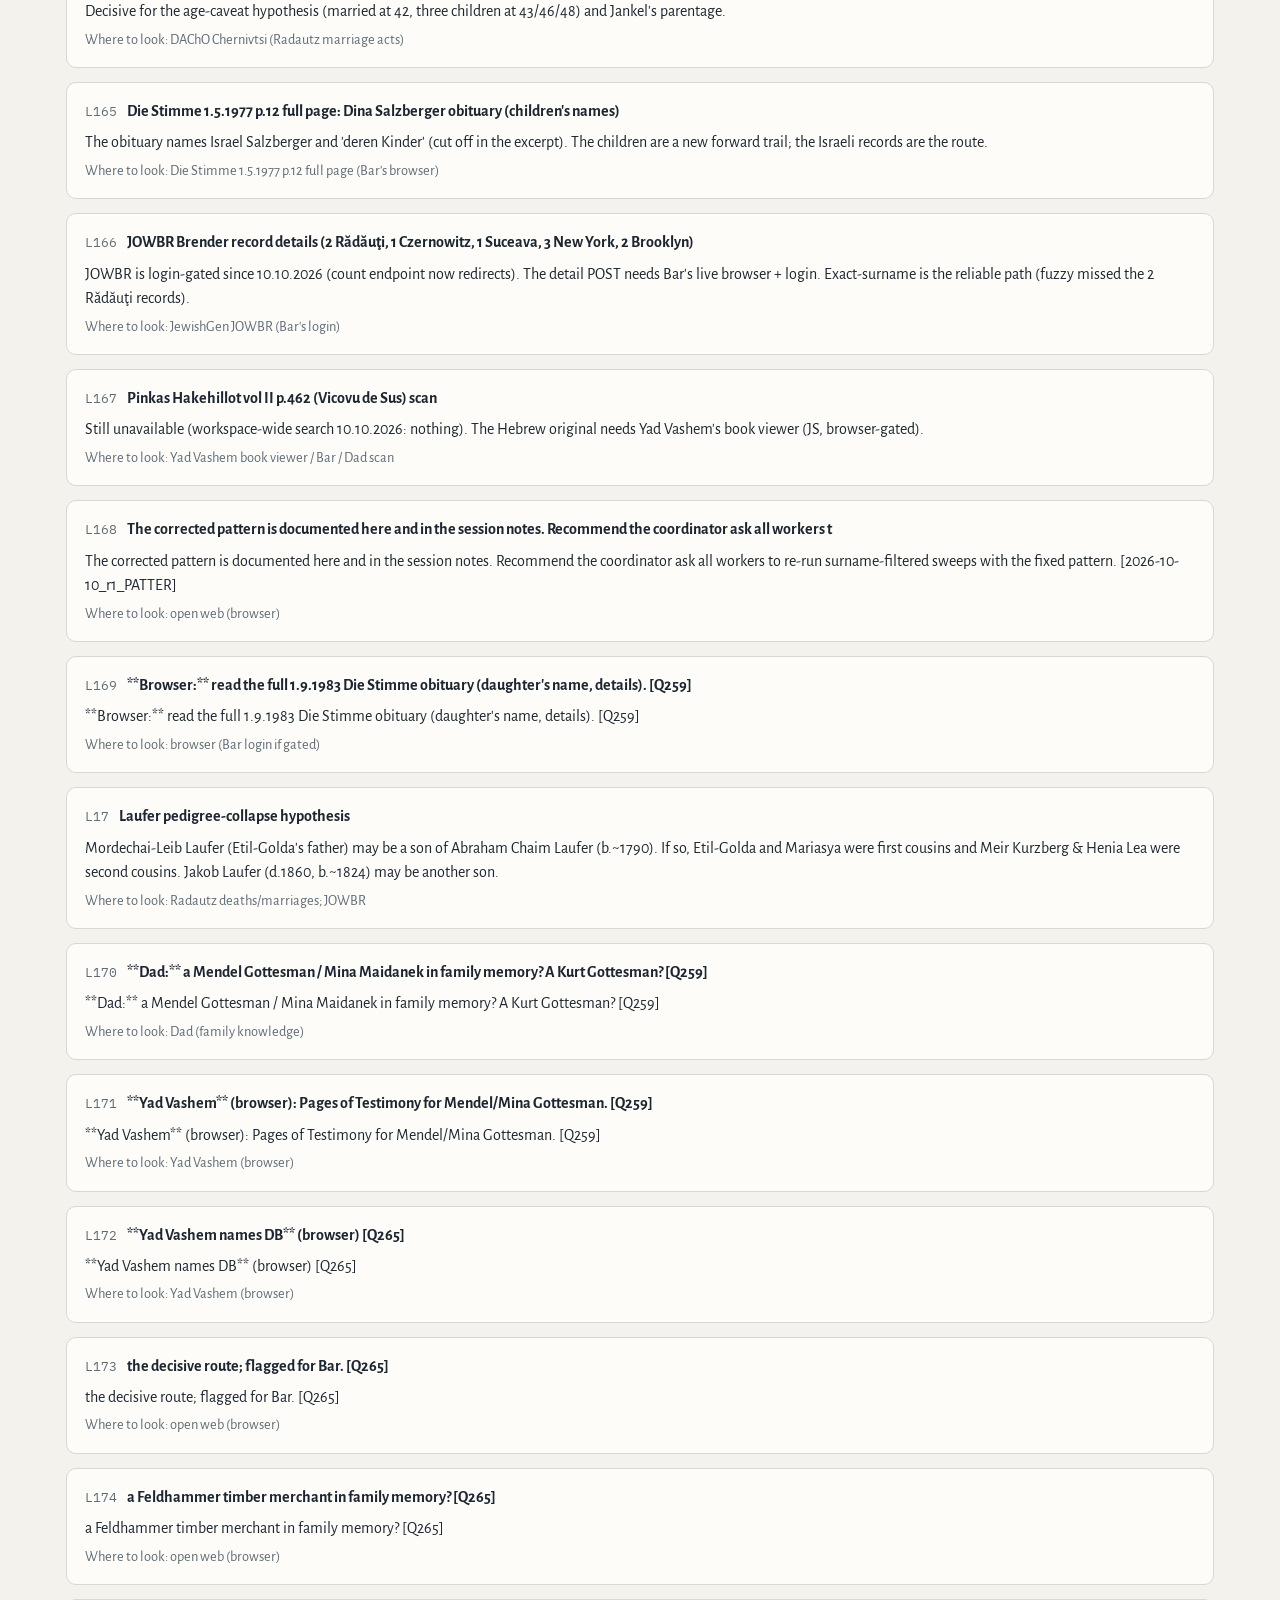
<file: next-steps.html>
<!doctype html>
<html lang="en">
<head>
<meta charset="utf-8">
<meta name="viewport" content="width=device-width,initial-scale=1,viewport-fit=cover">
<meta name="description" content="Rosenblum-Maidanek Roots - a family research archive for the Rosenblum, Maidanek, Kurzberg, Jurgrau and related families of Bukovina, Moldavia and Israel. Every fact tied to its record.">
<title>Next Steps &middot; Rosenblum-Maidanek Roots</title>
<link rel="preconnect" href="https://fonts.googleapis.com">
<link rel="preconnect" href="https://fonts.gstatic.com" crossorigin>
<link rel="stylesheet" href="https://fonts.googleapis.com/css2?family=Alegreya:wght@500;700&family=Alegreya+Sans:ital,wght@0,400;0,500;0,700;1,400&family=Frank+Ruhl+Libre:wght@400;500&family=IBM+Plex+Mono:wght@400;500&display=swap">
<link rel="stylesheet" href="assets/css/style.css">
</head>
<body>
<a class="skip" href="#main">Skip to content</a>
<header class="site"><div class="wrap">
<div class="eyebrow">Family Archive &middot; Bukovina, Moldavia, Israel</div>
<h1>Rosenblum<span class="dash">-</span>Maidanek Roots</h1>
<p class="sub">The Rosenblum, Maidanek, Kurzberg, Jurgrau and related families - researched fact by fact from civil records, archives and family knowledge.</p>
<div class="stats"><span><b>1,352</b> people</span><span><b>133</b> record images</span><span><b>591</b> of 1,336 facts confirmed</span><span>Updated 25 Nov 2026</span></div>
</div></header>
<nav class="main" aria-label="Sections"><div class="wrap"><a href="index.html">Family Tree</a><a href="people.html">People</a><a href="records.html">Records</a><a href="report.html">Full Report</a><a href="next-steps.html" aria-current="page">Next Steps</a><a href="plan.html">Plan & Status</a></div></nav>
<main id="main"><div class="wrap">

<h2>Next steps</h2>
<p class="lede">What is still open and where to look next. The archive grows as each lead is worked.</p>
<p id="counts" class="lede"></p>
<div id="leads"></div>

</div></main>
<footer class="site"><div class="wrap">
<span>Rosenblum-Maidanek Roots &middot; a family research archive</span>
<span>Every fact tied to the record it comes from. Living people appear by name and relationship only.</span>
<span>Updated 25 Nov 2026</span>
</div></footer>
<script src="assets/js/common.js"></script>
<script src="assets/js/next.js"></script>
</body>
</html>
</file>
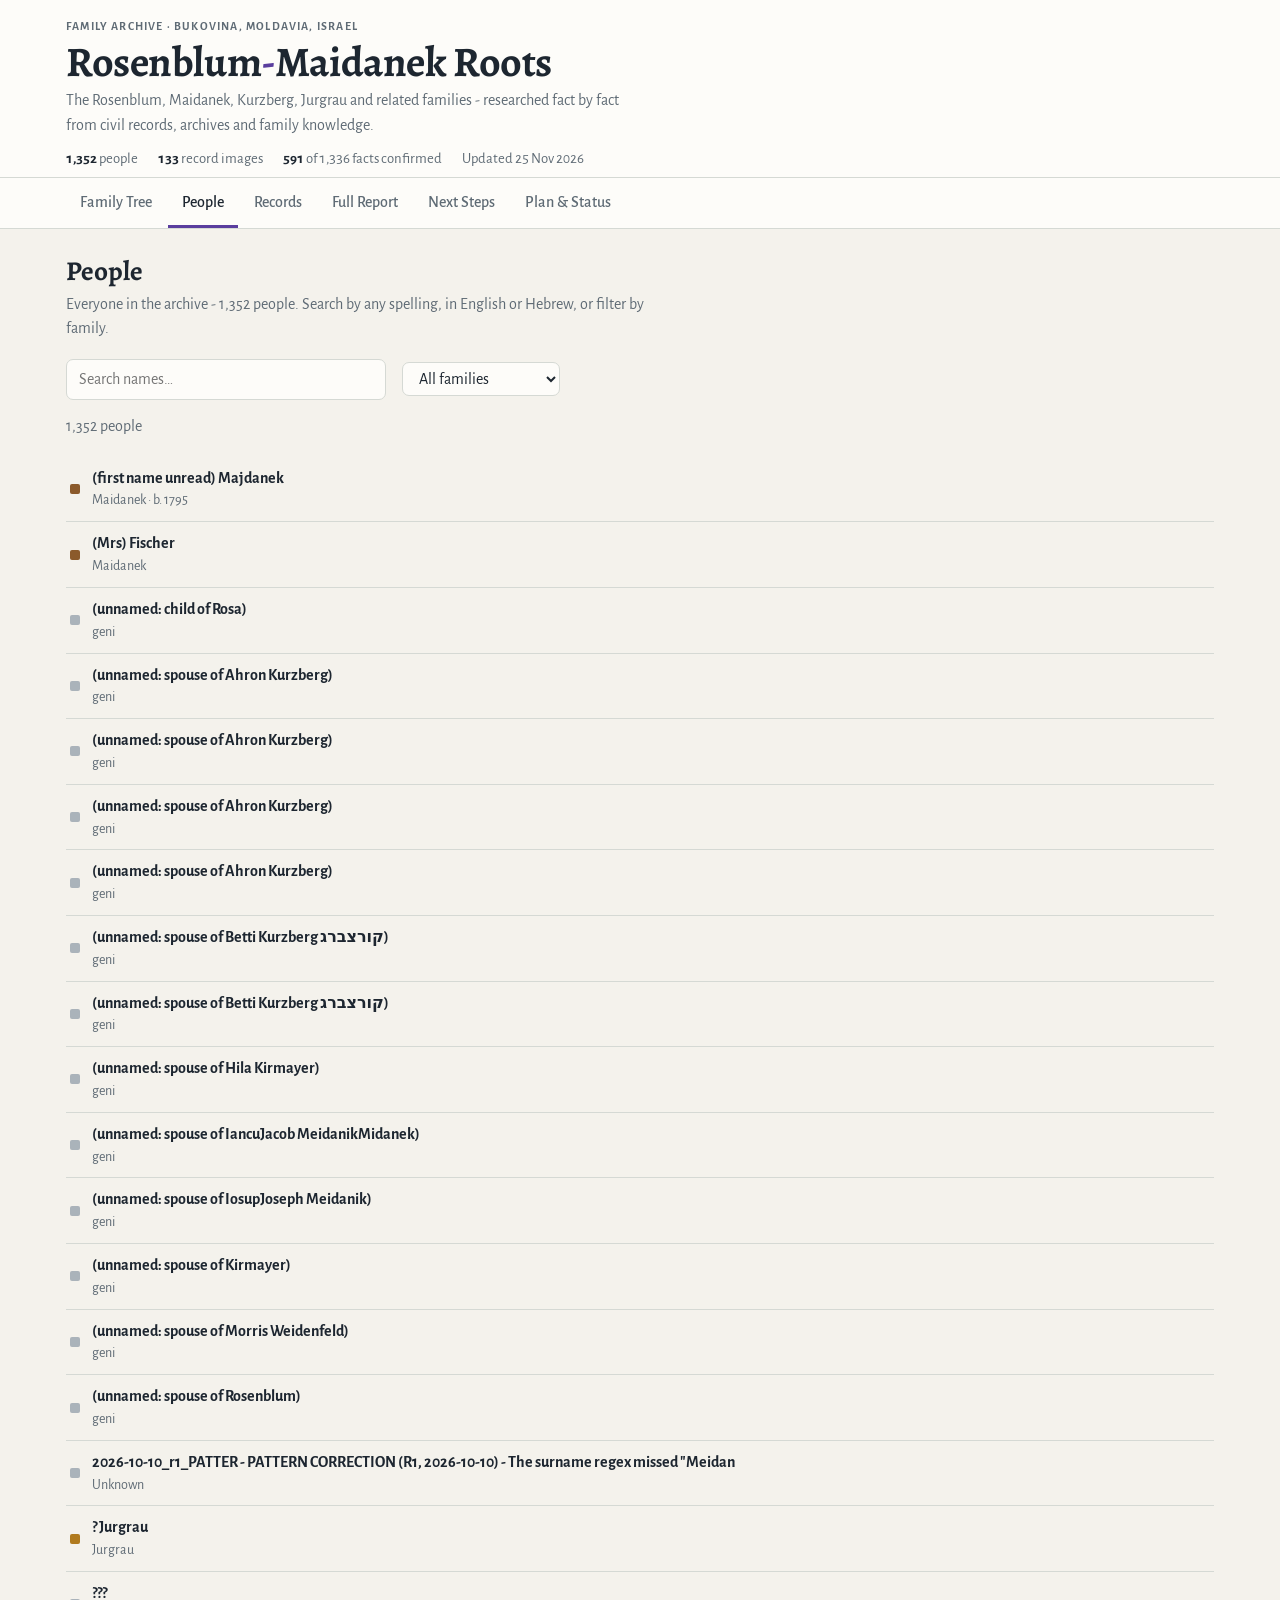
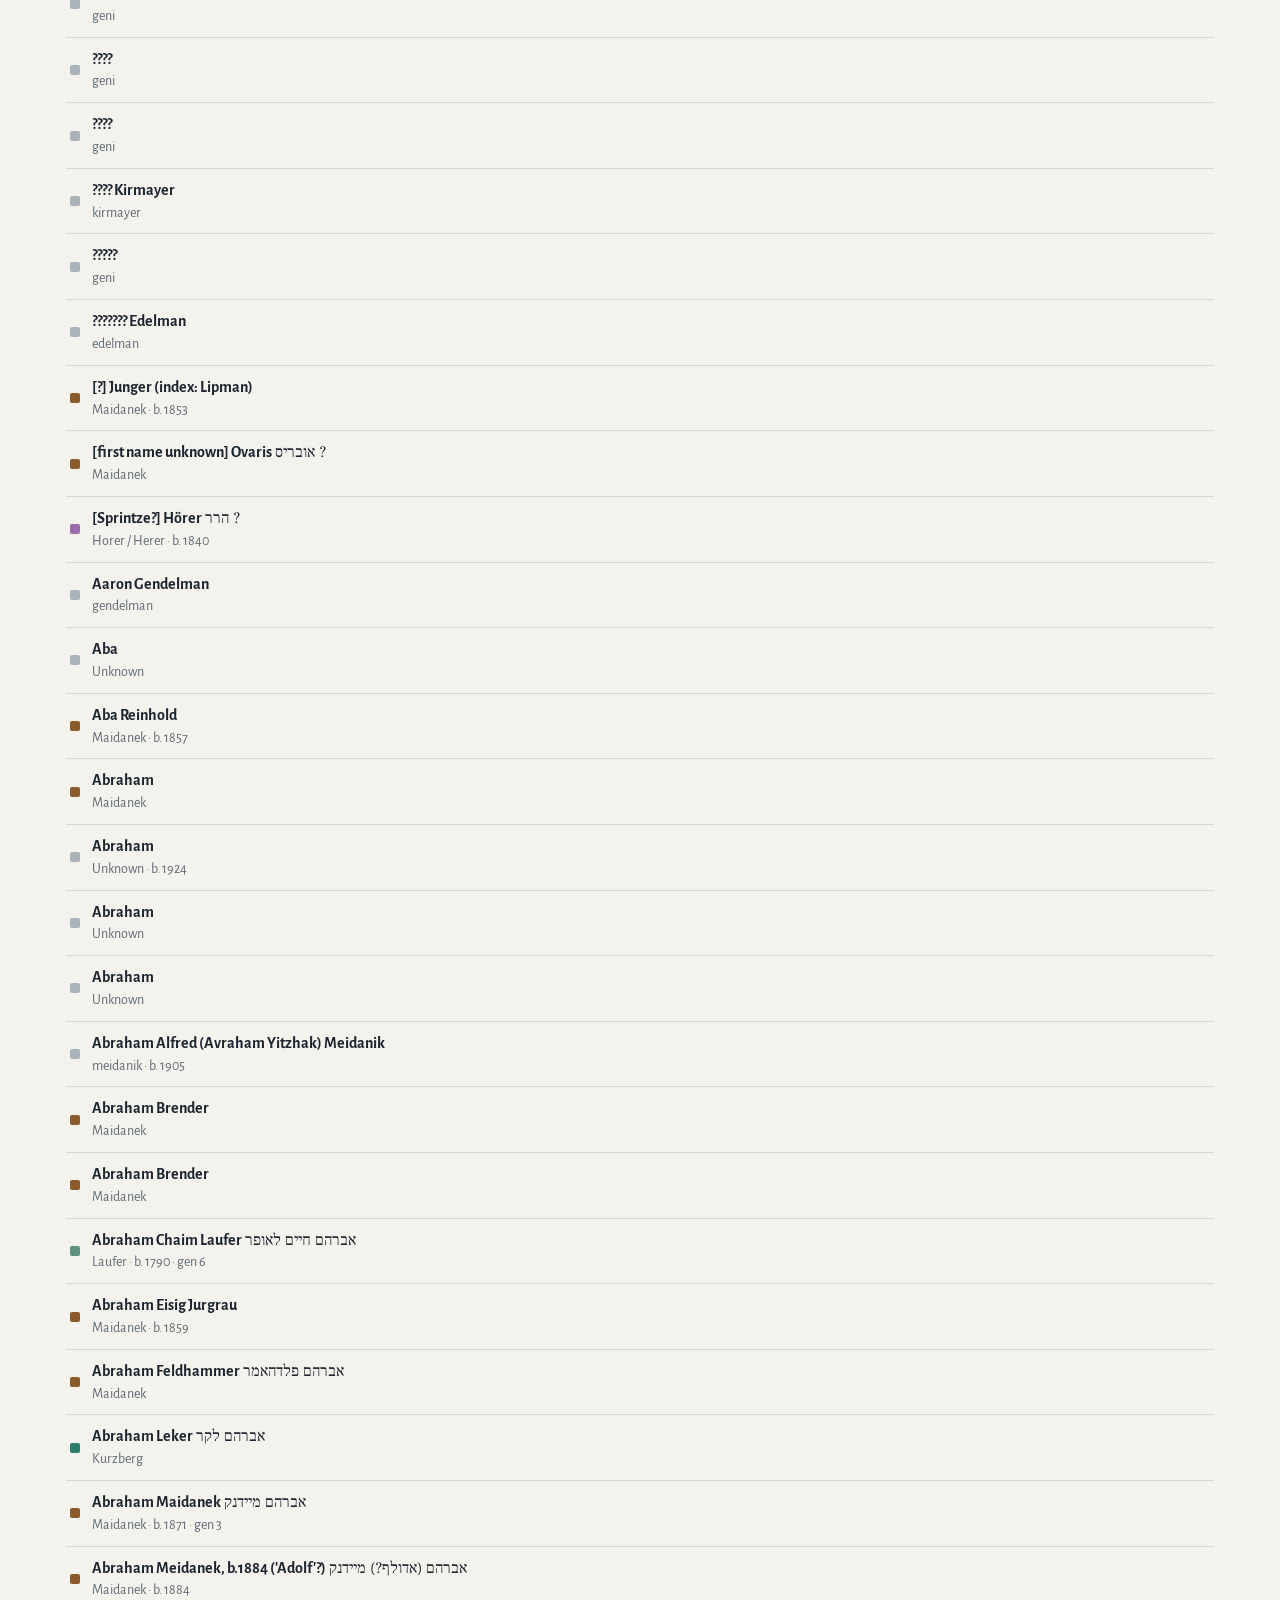
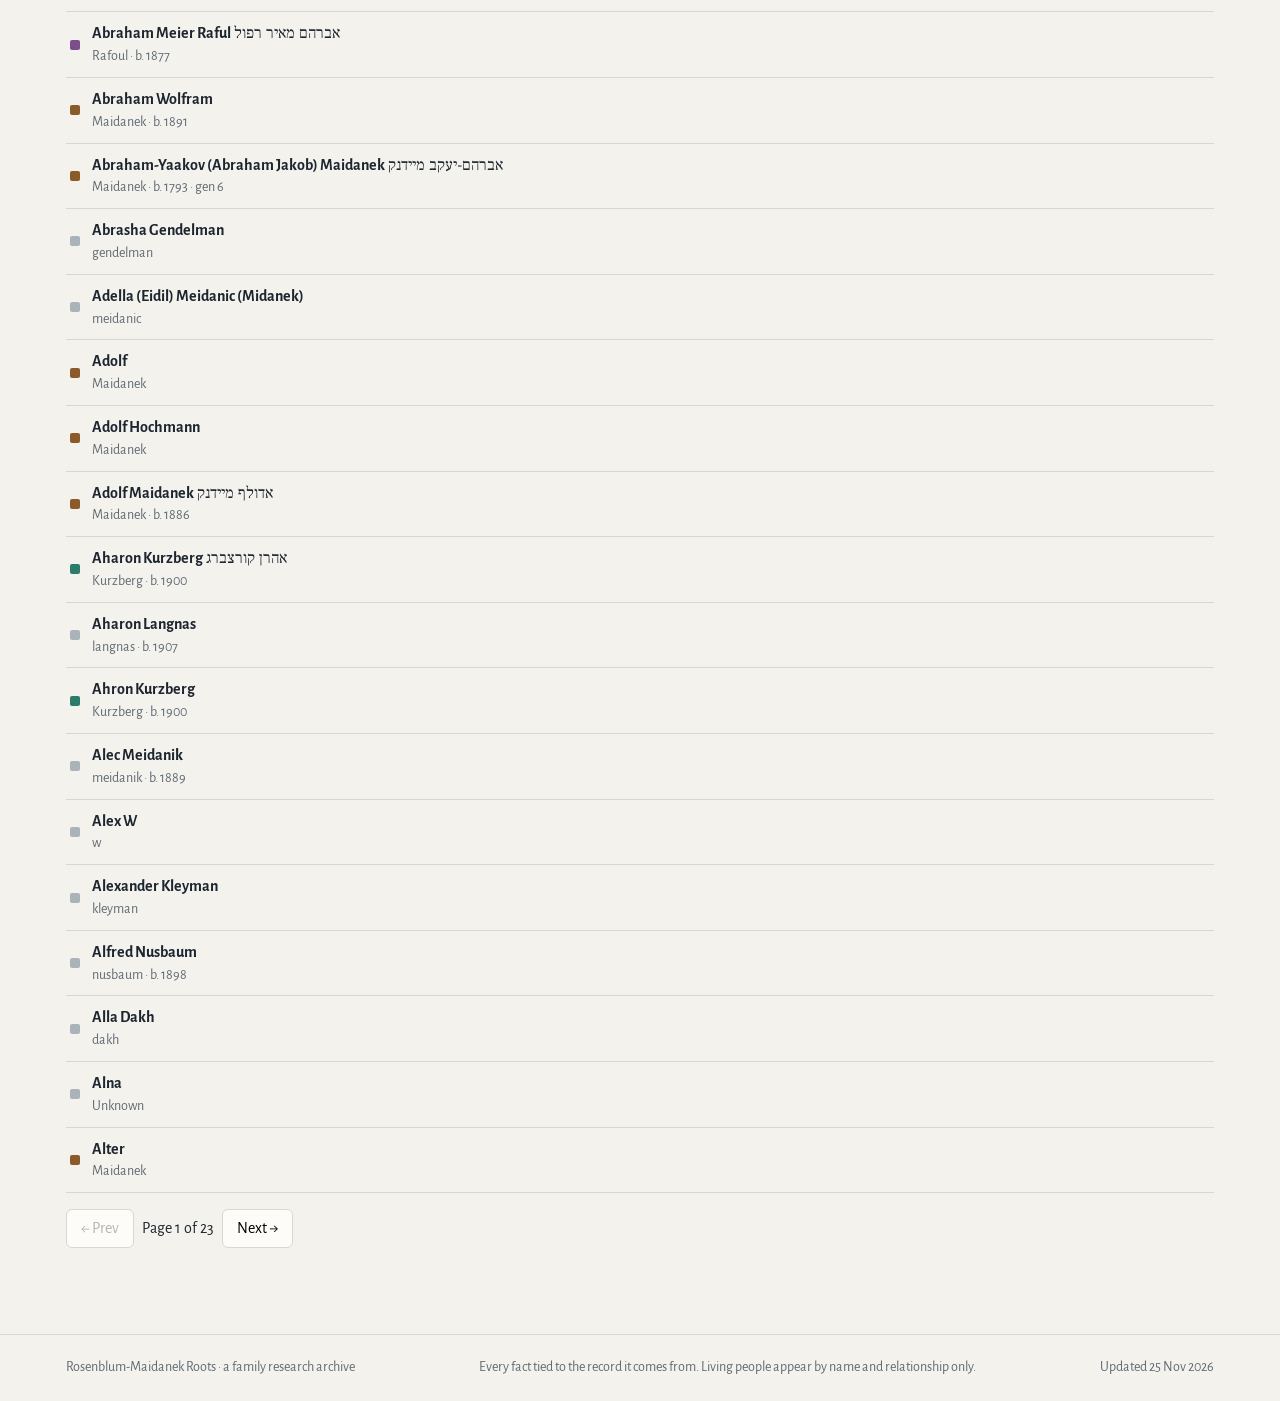
<file: people.html>
<!doctype html>
<html lang="en">
<head>
<meta charset="utf-8">
<meta name="viewport" content="width=device-width,initial-scale=1,viewport-fit=cover">
<meta name="description" content="Rosenblum-Maidanek Roots - a family research archive for the Rosenblum, Maidanek, Kurzberg, Jurgrau and related families of Bukovina, Moldavia and Israel. Every fact tied to its record.">
<title>People &middot; Rosenblum-Maidanek Roots</title>
<link rel="preconnect" href="https://fonts.googleapis.com">
<link rel="preconnect" href="https://fonts.gstatic.com" crossorigin>
<link rel="stylesheet" href="https://fonts.googleapis.com/css2?family=Alegreya:wght@500;700&family=Alegreya+Sans:ital,wght@0,400;0,500;0,700;1,400&family=Frank+Ruhl+Libre:wght@400;500&family=IBM+Plex+Mono:wght@400;500&display=swap">
<link rel="stylesheet" href="assets/css/style.css">
</head>
<body>
<a class="skip" href="#main">Skip to content</a>
<header class="site"><div class="wrap">
<div class="eyebrow">Family Archive &middot; Bukovina, Moldavia, Israel</div>
<h1>Rosenblum<span class="dash">-</span>Maidanek Roots</h1>
<p class="sub">The Rosenblum, Maidanek, Kurzberg, Jurgrau and related families - researched fact by fact from civil records, archives and family knowledge.</p>
<div class="stats"><span><b>1,352</b> people</span><span><b>133</b> record images</span><span><b>591</b> of 1,336 facts confirmed</span><span>Updated 25 Nov 2026</span></div>
</div></header>
<nav class="main" aria-label="Sections"><div class="wrap"><a href="index.html">Family Tree</a><a href="people.html" aria-current="page">People</a><a href="records.html">Records</a><a href="report.html">Full Report</a><a href="next-steps.html">Next Steps</a><a href="plan.html">Plan & Status</a></div></nav>
<main id="main"><div class="wrap">

<h2>People</h2>
<p class="lede">Everyone in the archive - 1,352 people. Search by any spelling, in English or Hebrew, or filter by family.</p>
<div id="directory">
<div class="toolbar">
<input type="search" id="q" placeholder="Search names…" aria-label="Search names">
<select id="branch" aria-label="Filter by family"></select>
</div>
<p id="count" class="lede"></p>
<div id="rows"></div>
<div class="pager" id="pager"></div>
</div>
<section id="detail" hidden aria-live="polite"></section>

</div></main>
<footer class="site"><div class="wrap">
<span>Rosenblum-Maidanek Roots &middot; a family research archive</span>
<span>Every fact tied to the record it comes from. Living people appear by name and relationship only.</span>
<span>Updated 25 Nov 2026</span>
</div></footer>
<script src="assets/js/common.js"></script>
<script src="assets/js/people.js"></script>
</body>
</html>
</file>
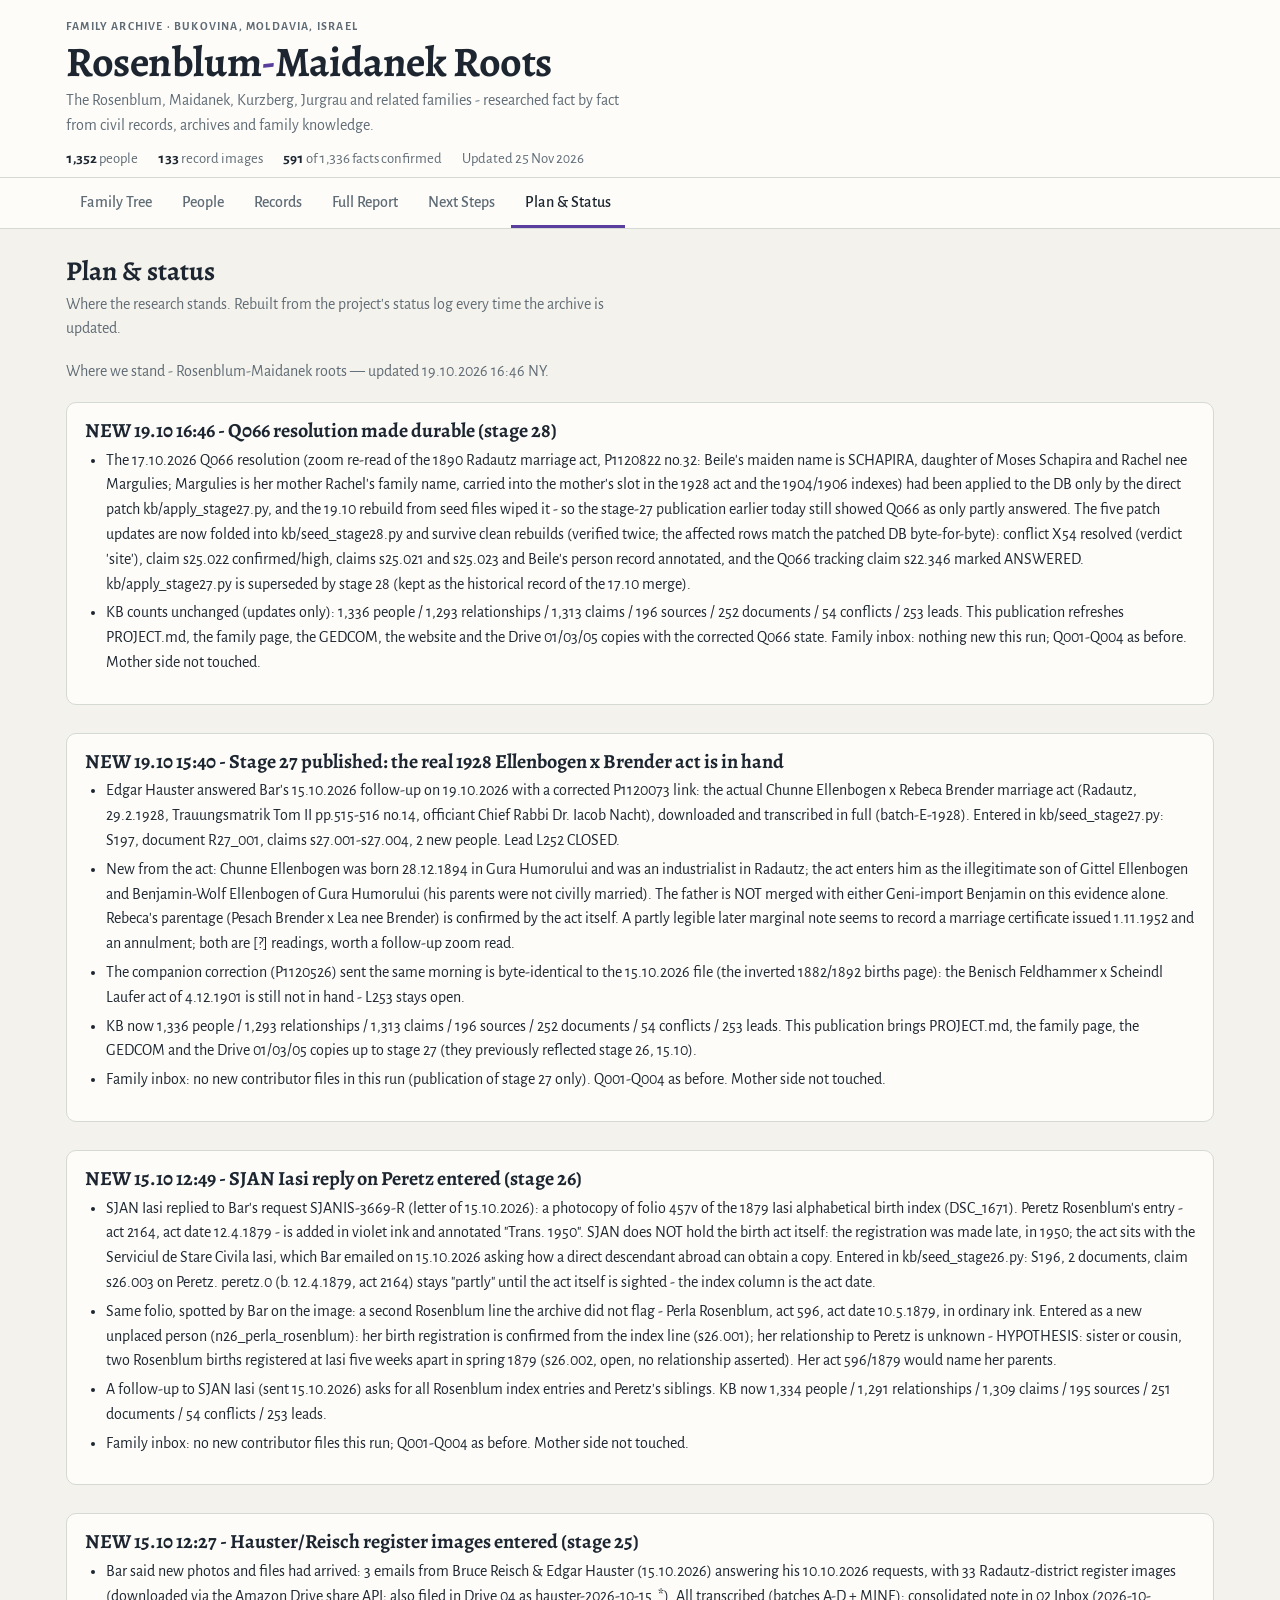
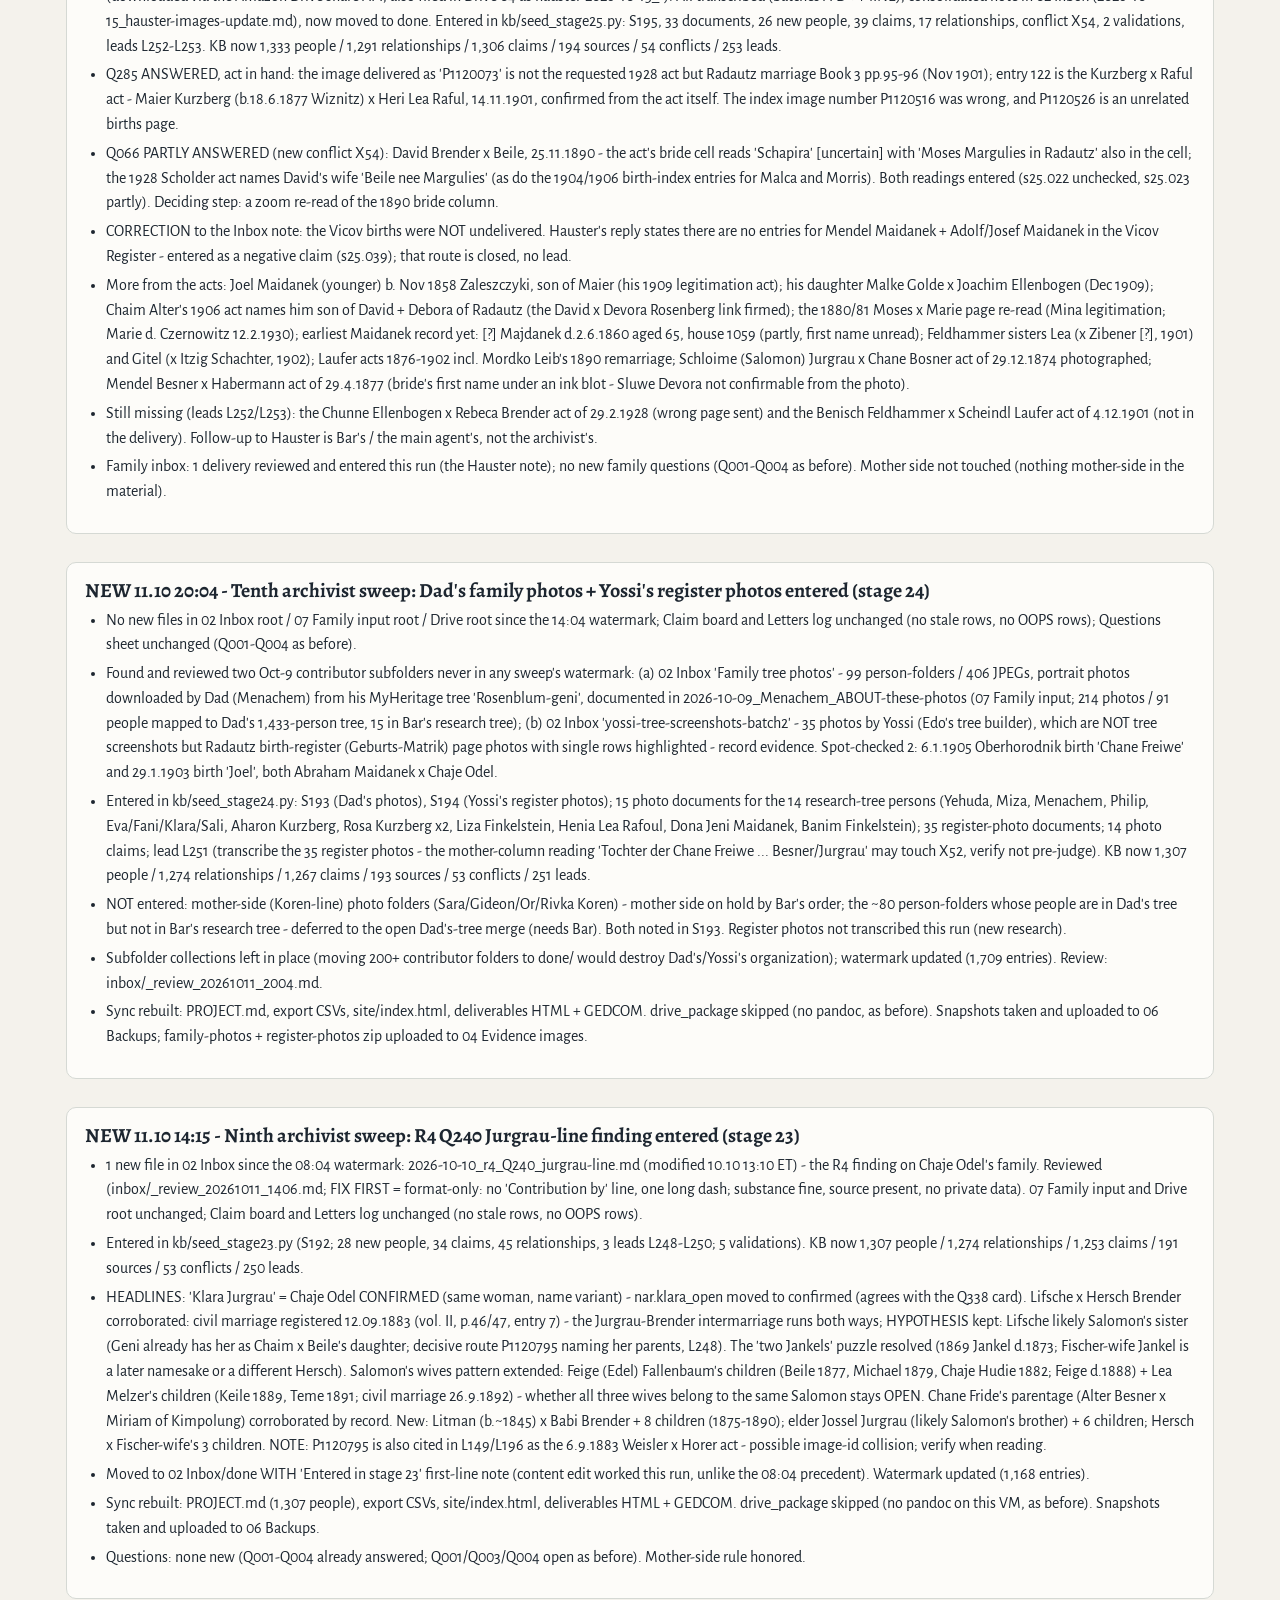
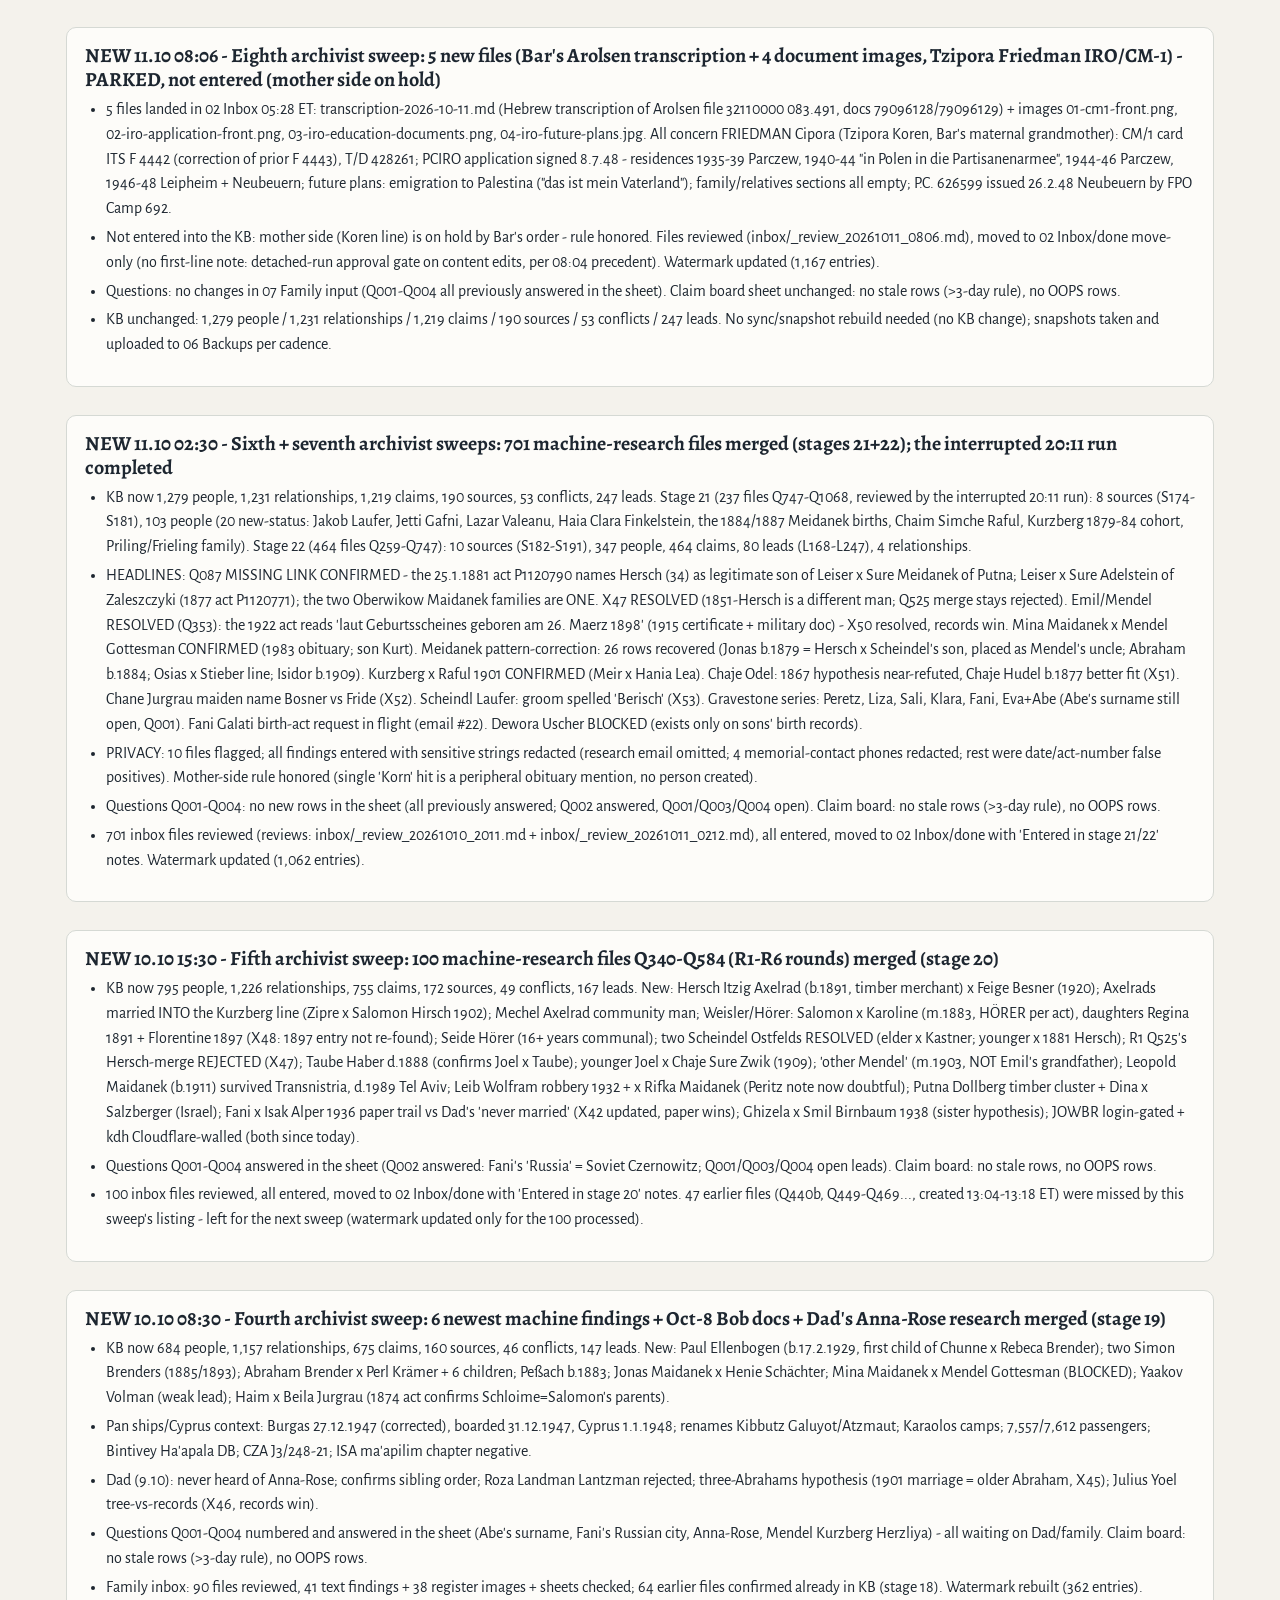
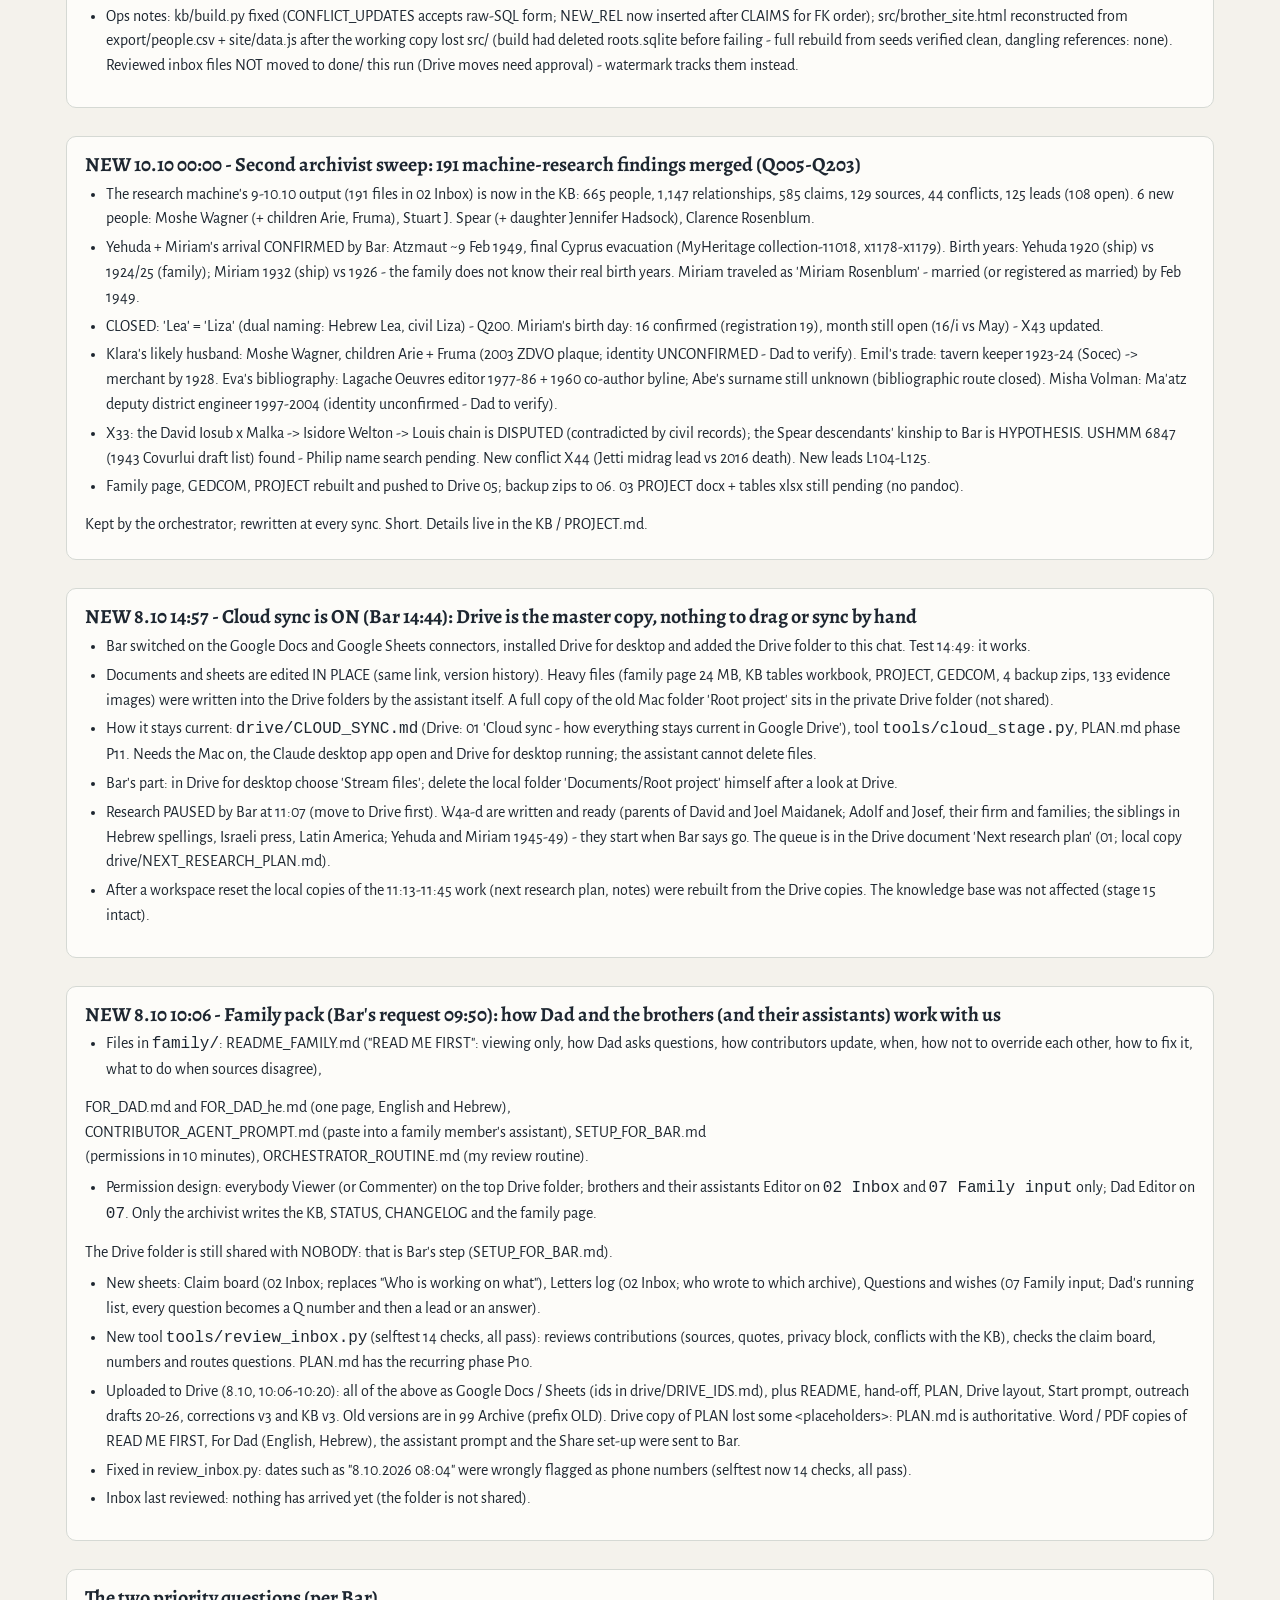
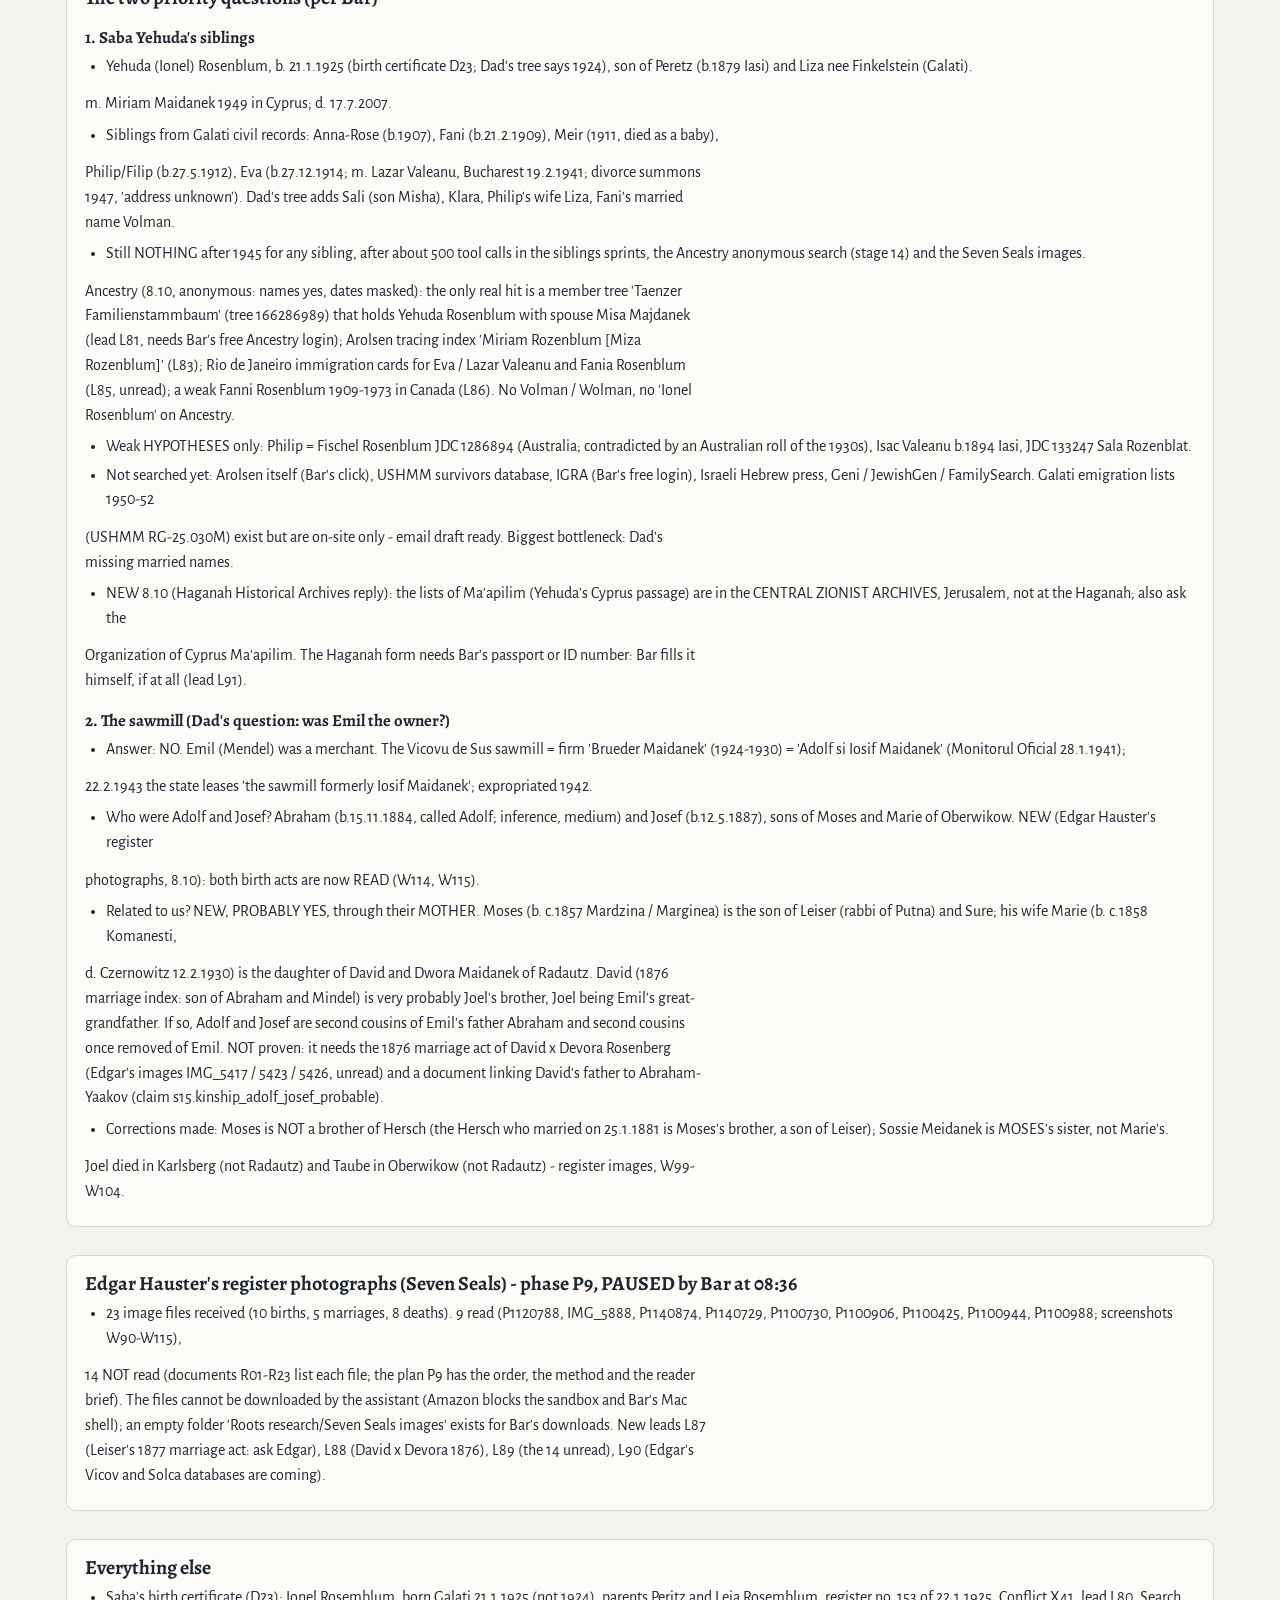
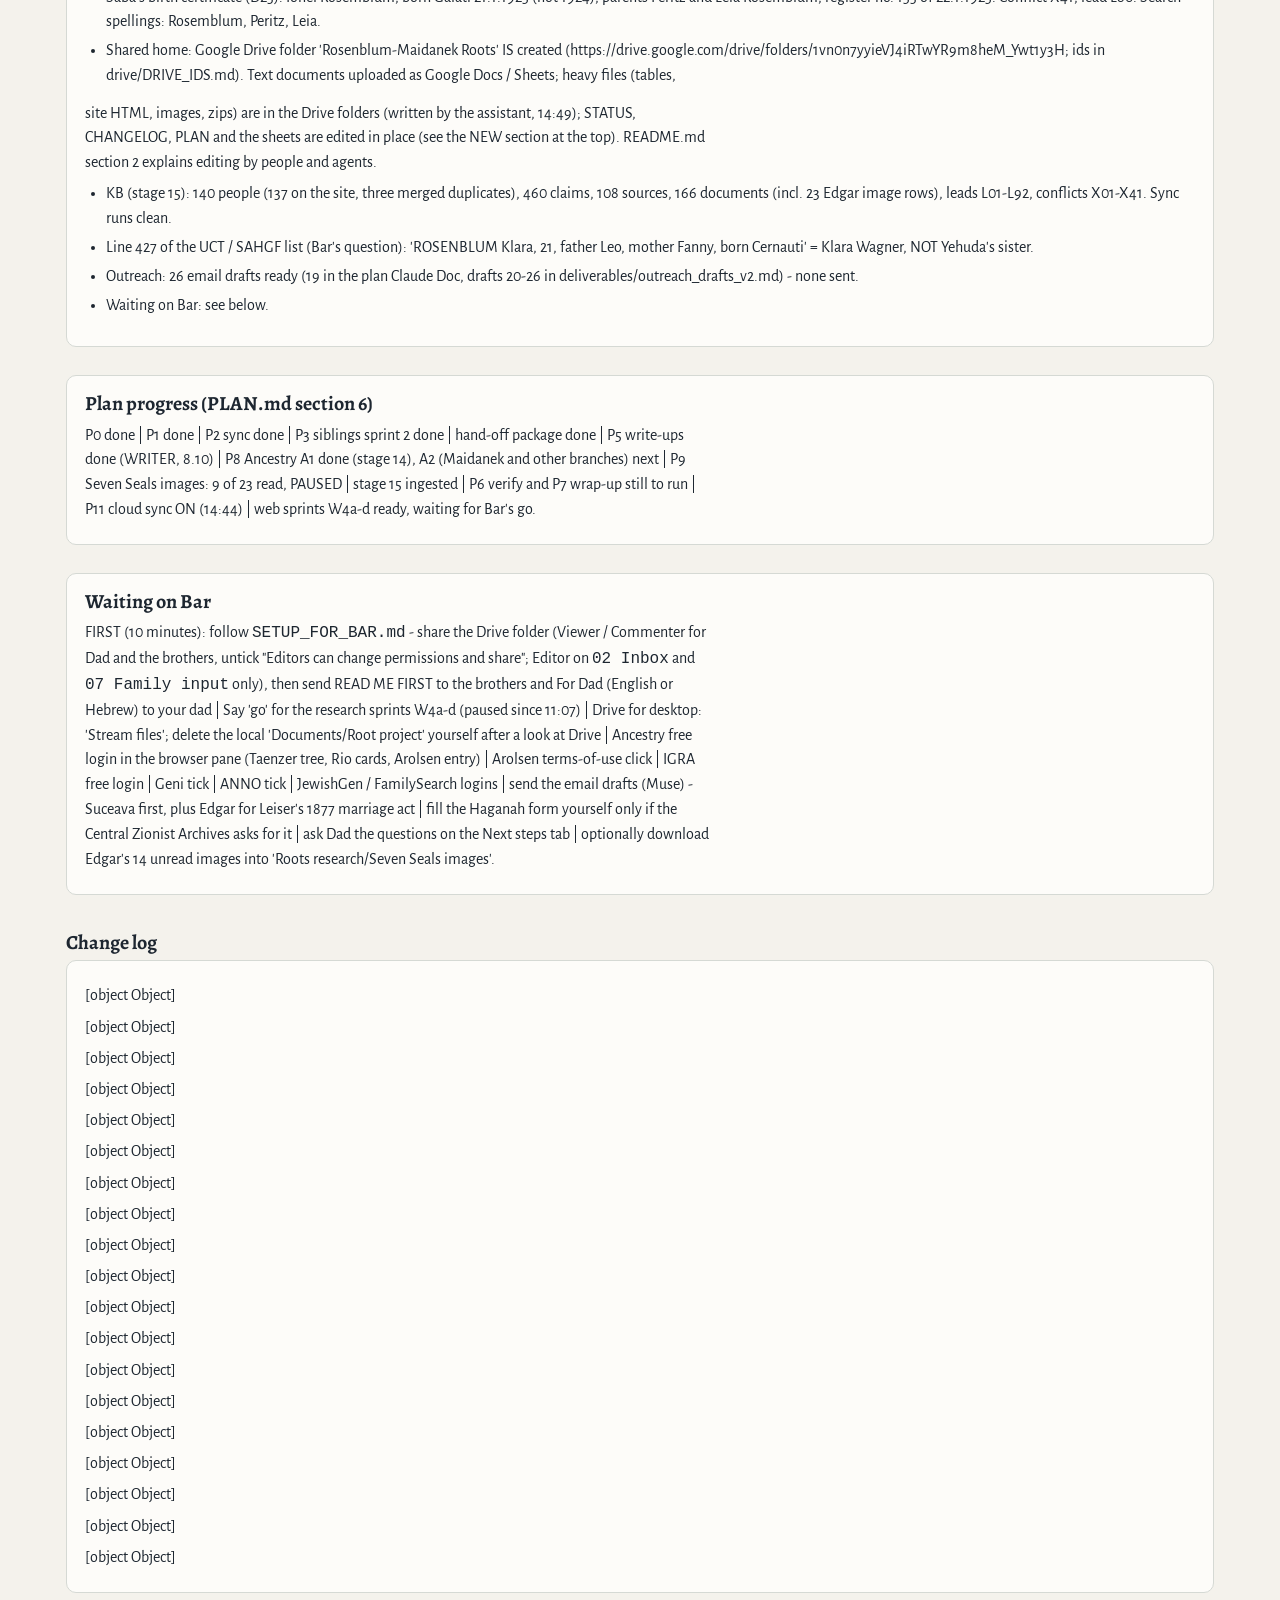
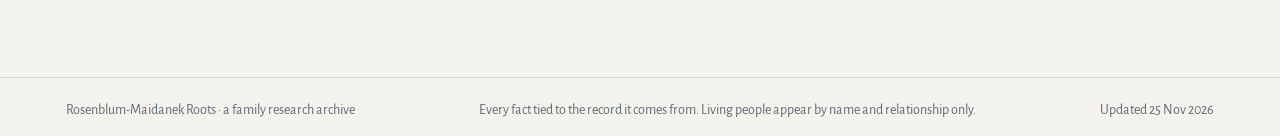
<file: plan.html>
<!doctype html>
<html lang="en">
<head>
<meta charset="utf-8">
<meta name="viewport" content="width=device-width,initial-scale=1,viewport-fit=cover">
<meta name="description" content="Rosenblum-Maidanek Roots - a family research archive for the Rosenblum, Maidanek, Kurzberg, Jurgrau and related families of Bukovina, Moldavia and Israel. Every fact tied to its record.">
<title>Plan &amp; Status &middot; Rosenblum-Maidanek Roots</title>
<link rel="preconnect" href="https://fonts.googleapis.com">
<link rel="preconnect" href="https://fonts.gstatic.com" crossorigin>
<link rel="stylesheet" href="https://fonts.googleapis.com/css2?family=Alegreya:wght@500;700&family=Alegreya+Sans:ital,wght@0,400;0,500;0,700;1,400&family=Frank+Ruhl+Libre:wght@400;500&family=IBM+Plex+Mono:wght@400;500&display=swap">
<link rel="stylesheet" href="assets/css/style.css">
</head>
<body>
<a class="skip" href="#main">Skip to content</a>
<header class="site"><div class="wrap">
<div class="eyebrow">Family Archive &middot; Bukovina, Moldavia, Israel</div>
<h1>Rosenblum<span class="dash">-</span>Maidanek Roots</h1>
<p class="sub">The Rosenblum, Maidanek, Kurzberg, Jurgrau and related families - researched fact by fact from civil records, archives and family knowledge.</p>
<div class="stats"><span><b>1,352</b> people</span><span><b>133</b> record images</span><span><b>591</b> of 1,336 facts confirmed</span><span>Updated 25 Nov 2026</span></div>
</div></header>
<nav class="main" aria-label="Sections"><div class="wrap"><a href="index.html">Family Tree</a><a href="people.html">People</a><a href="records.html">Records</a><a href="report.html">Full Report</a><a href="next-steps.html">Next Steps</a><a href="plan.html" aria-current="page">Plan & Status</a></div></nav>
<main id="main"><div class="wrap">

<h2>Plan &amp; status</h2>
<p class="lede">Where the research stands. Rebuilt from the project's status log every time the archive is updated.</p>
<div id="plan"></div>

</div></main>
<footer class="site"><div class="wrap">
<span>Rosenblum-Maidanek Roots &middot; a family research archive</span>
<span>Every fact tied to the record it comes from. Living people appear by name and relationship only.</span>
<span>Updated 25 Nov 2026</span>
</div></footer>
<script src="assets/js/common.js"></script>
<script src="assets/js/plan.js"></script>
</body>
</html>
</file>
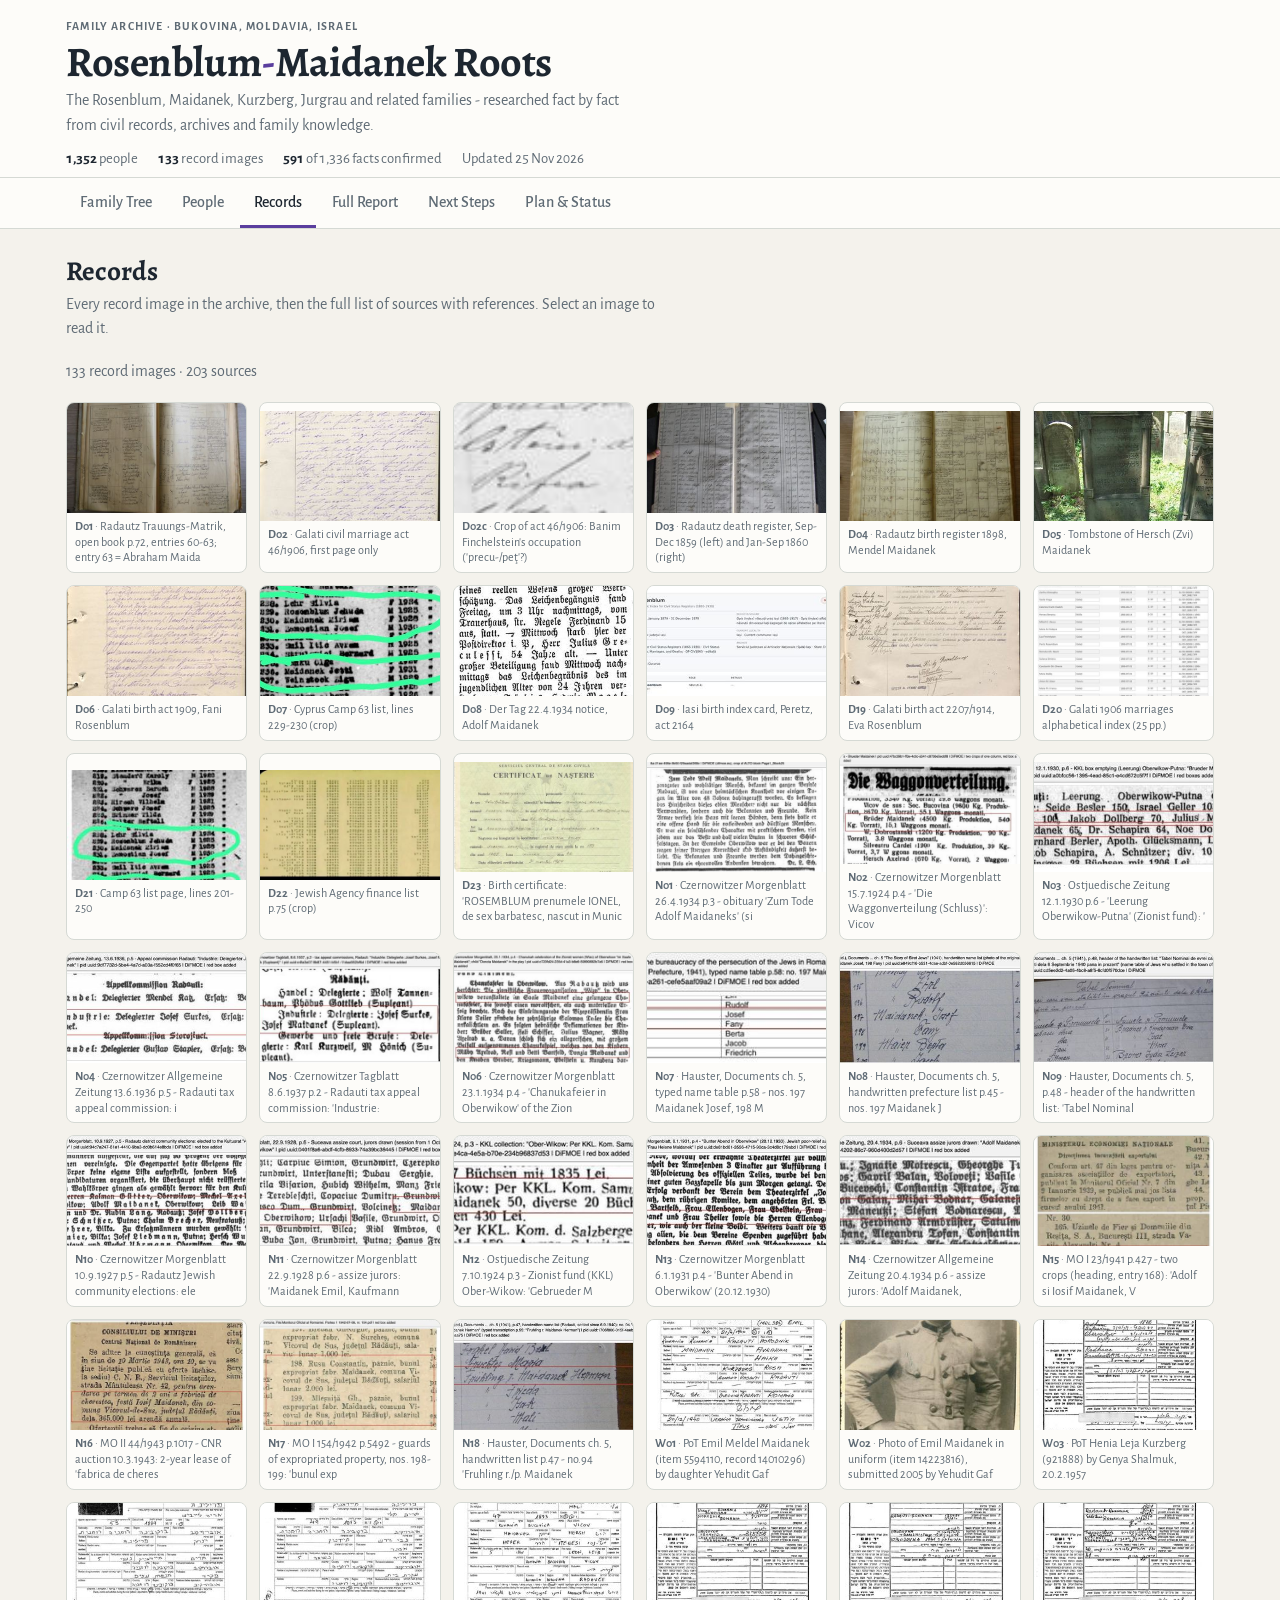
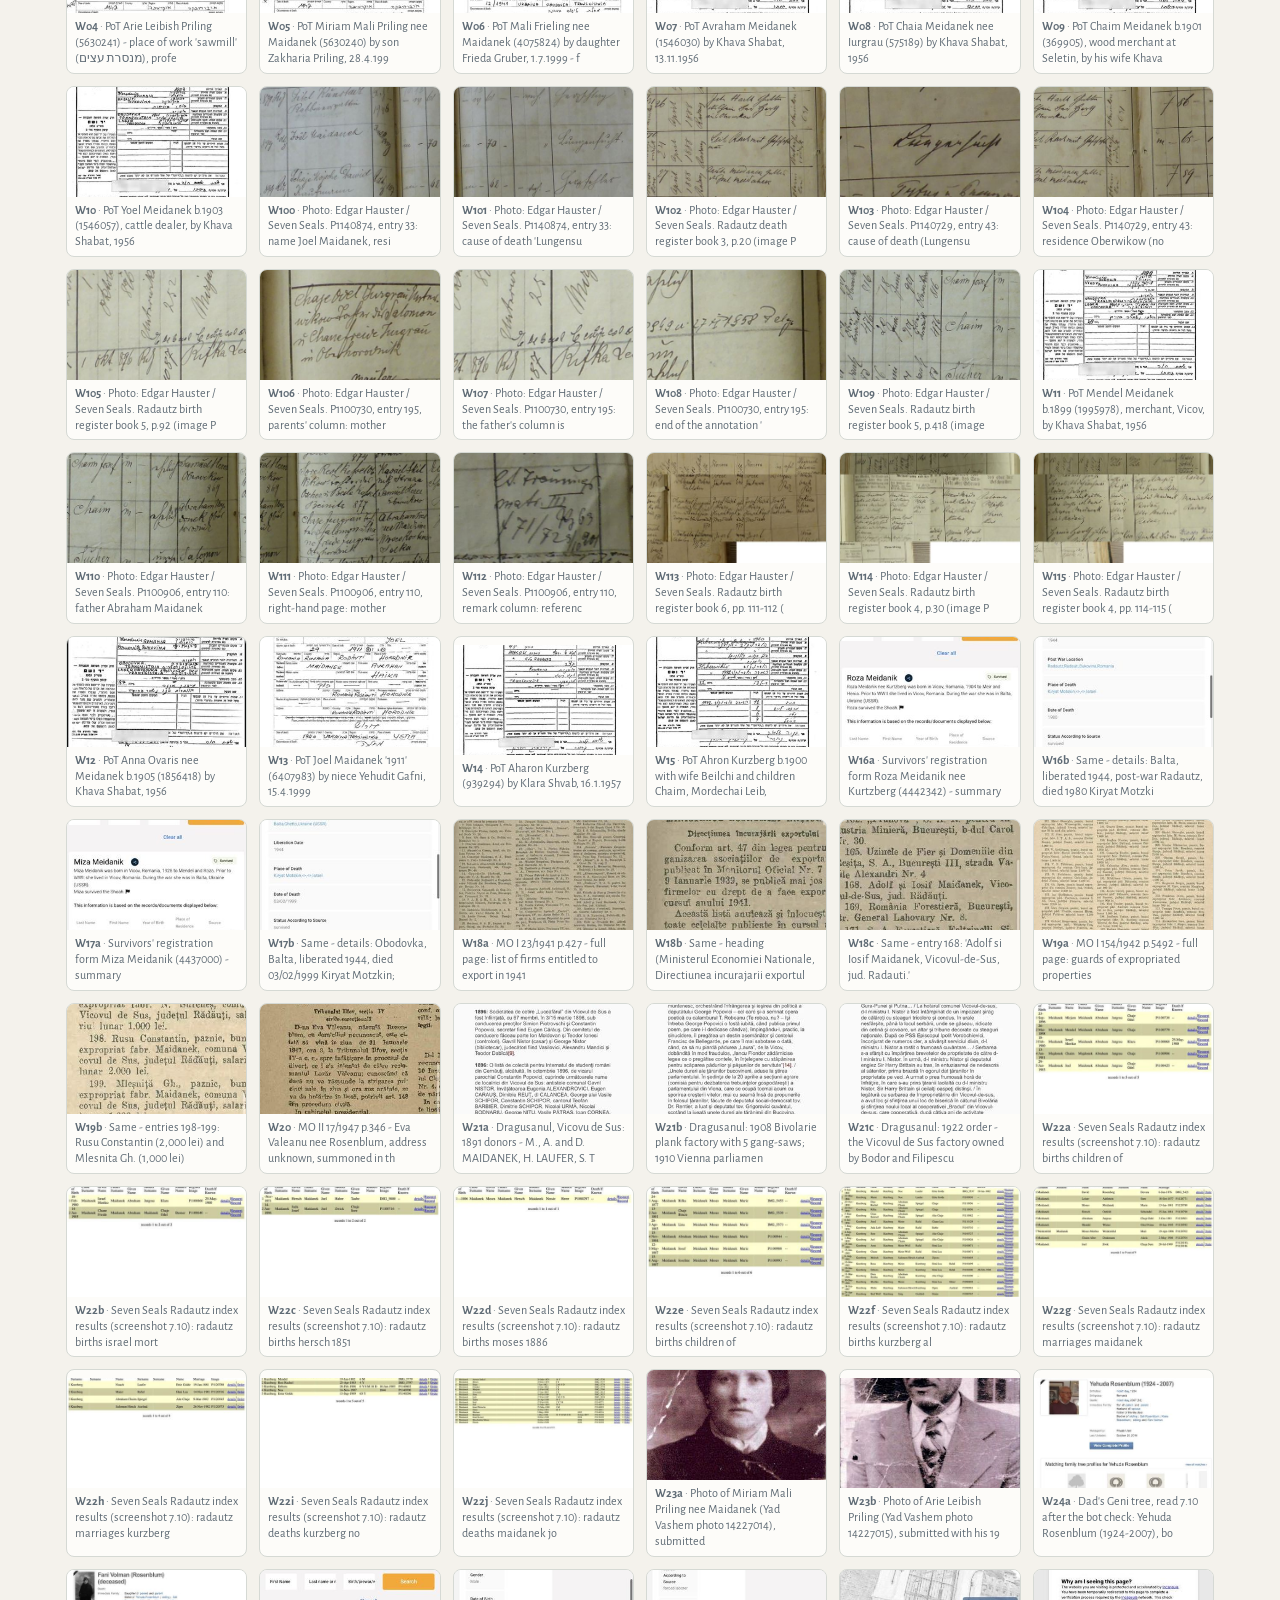
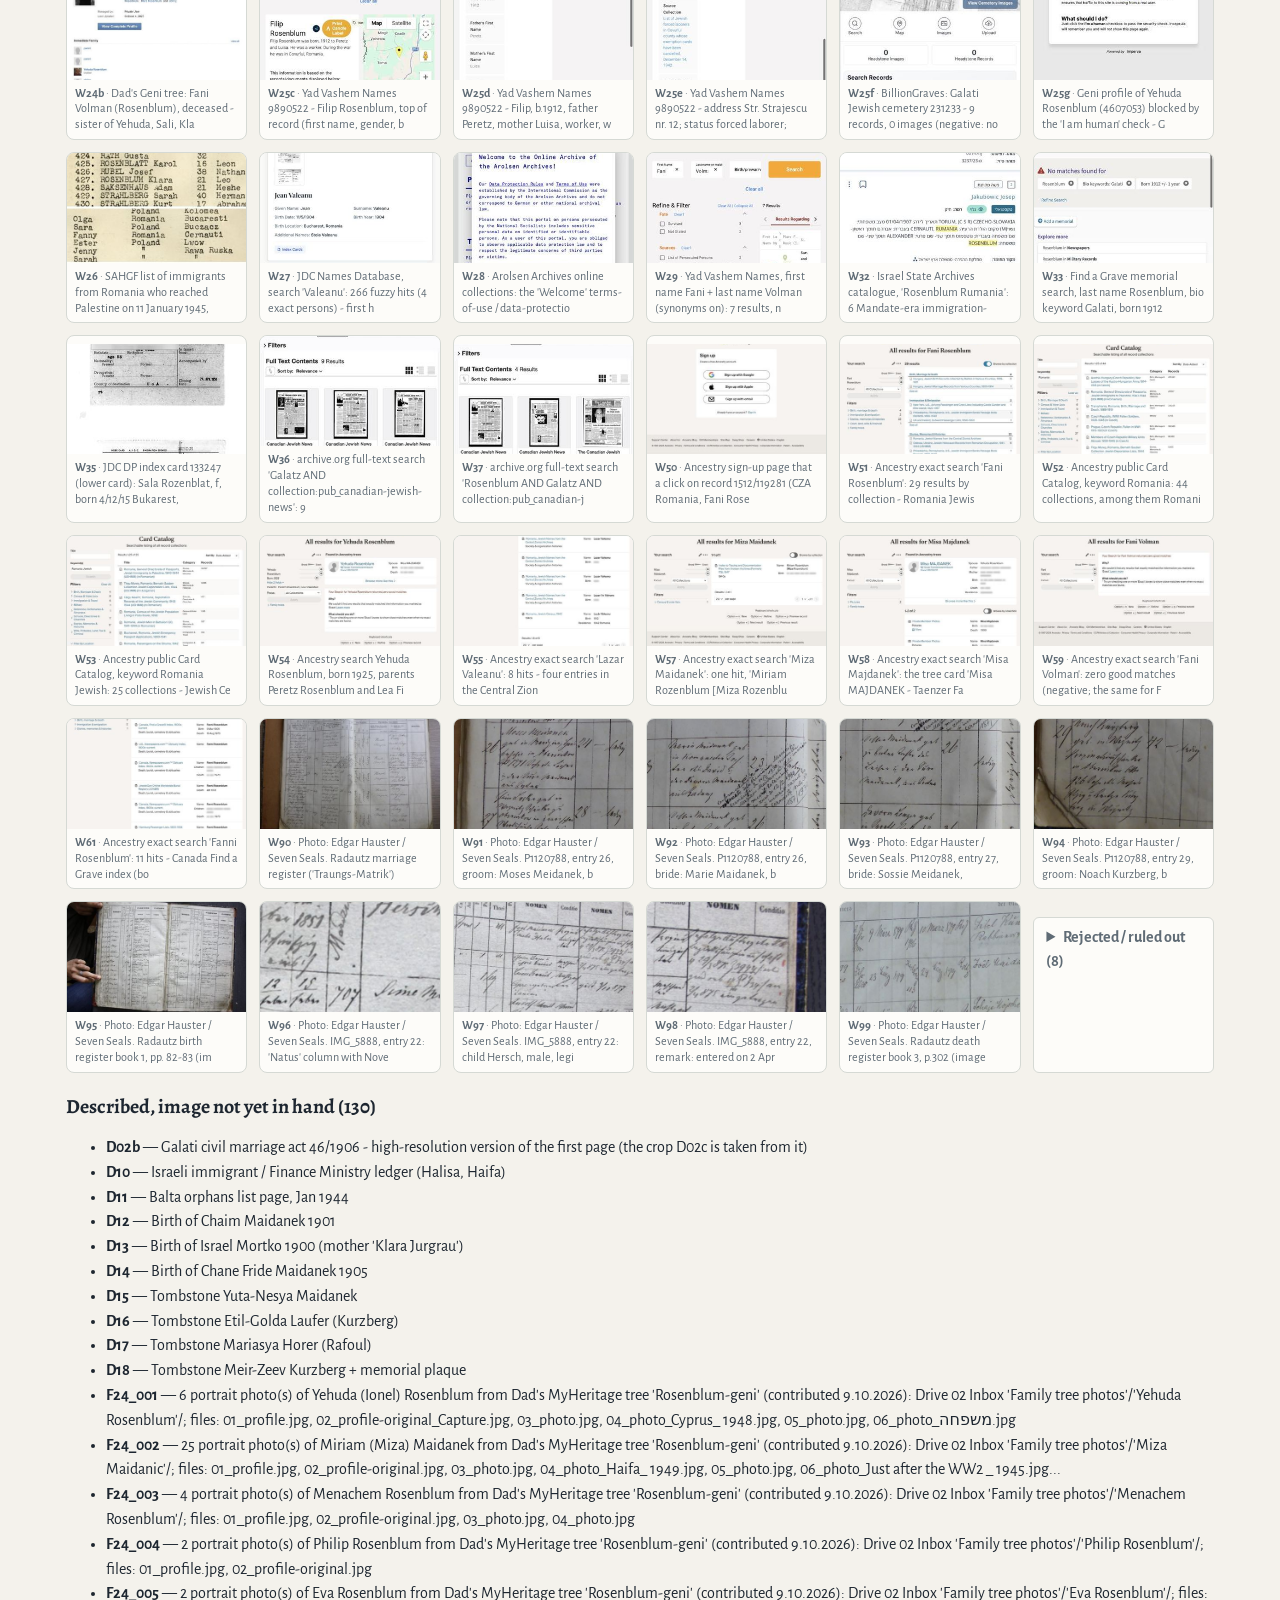
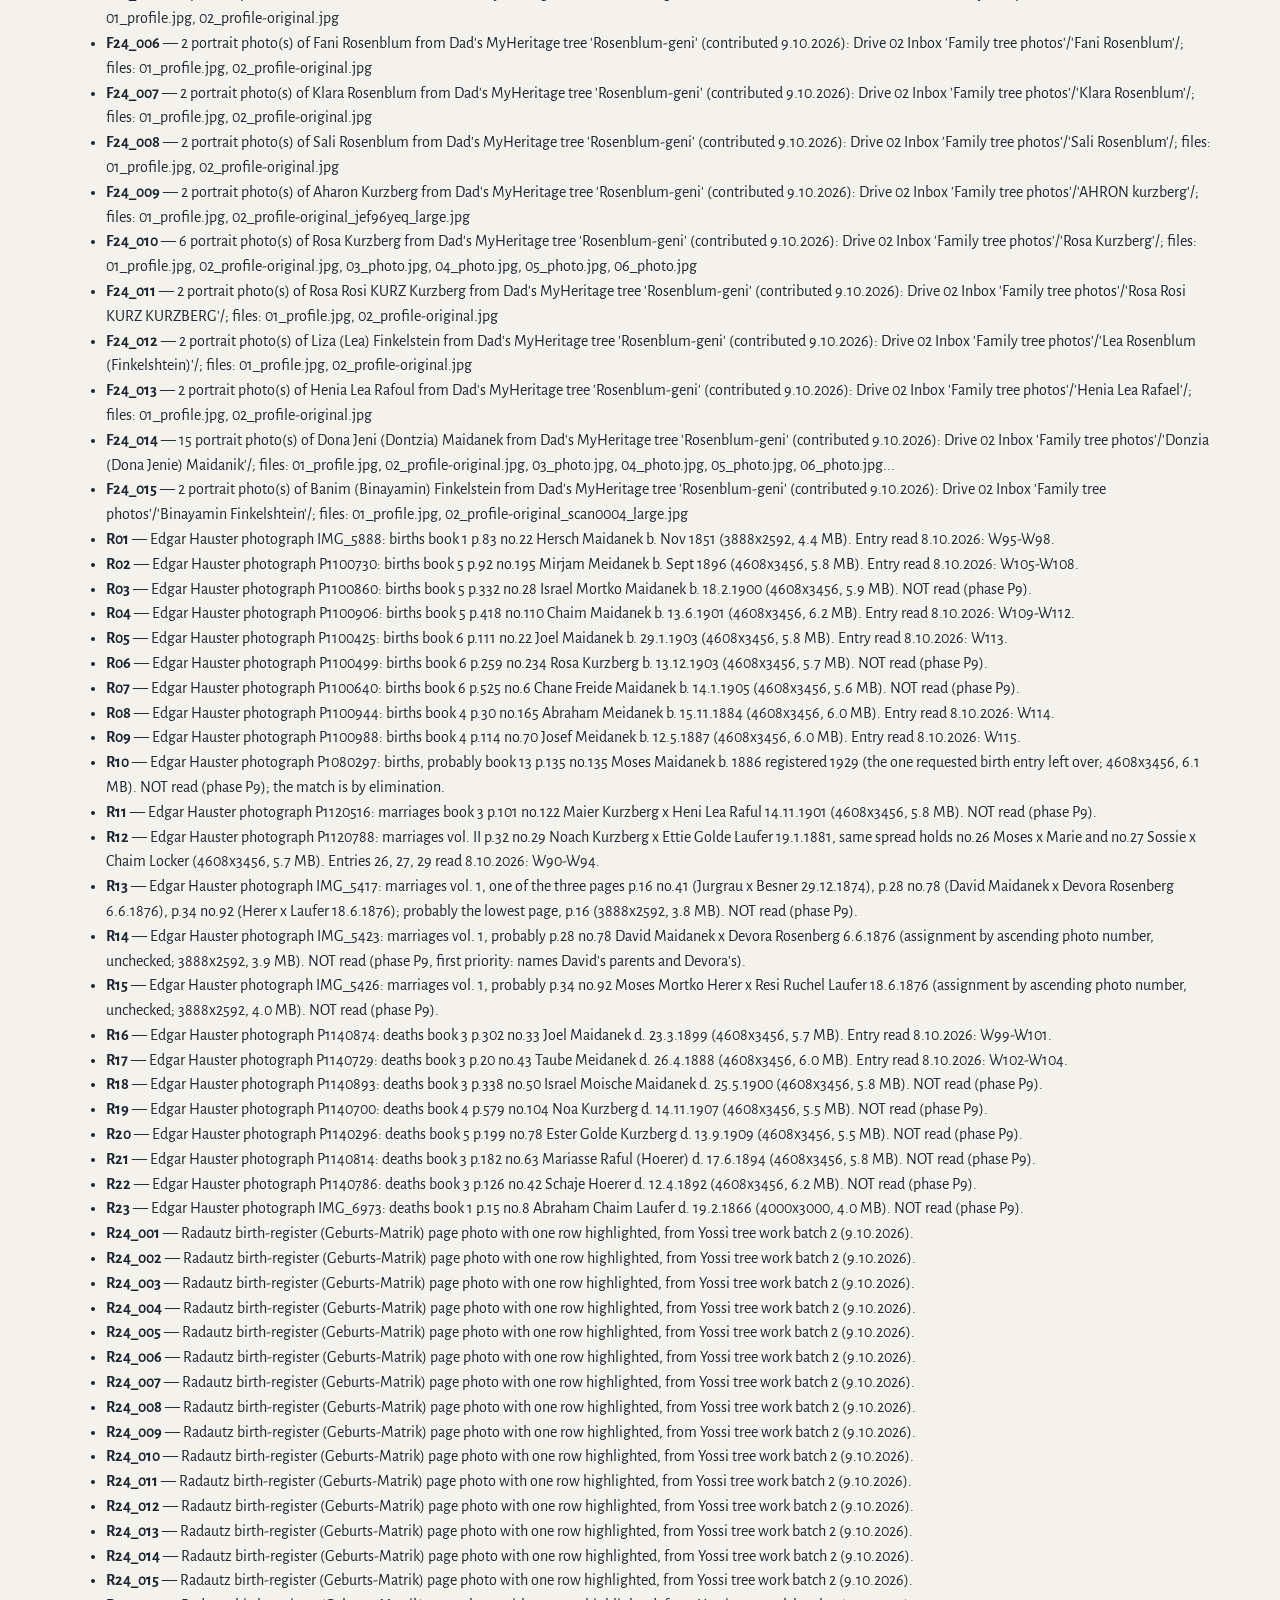
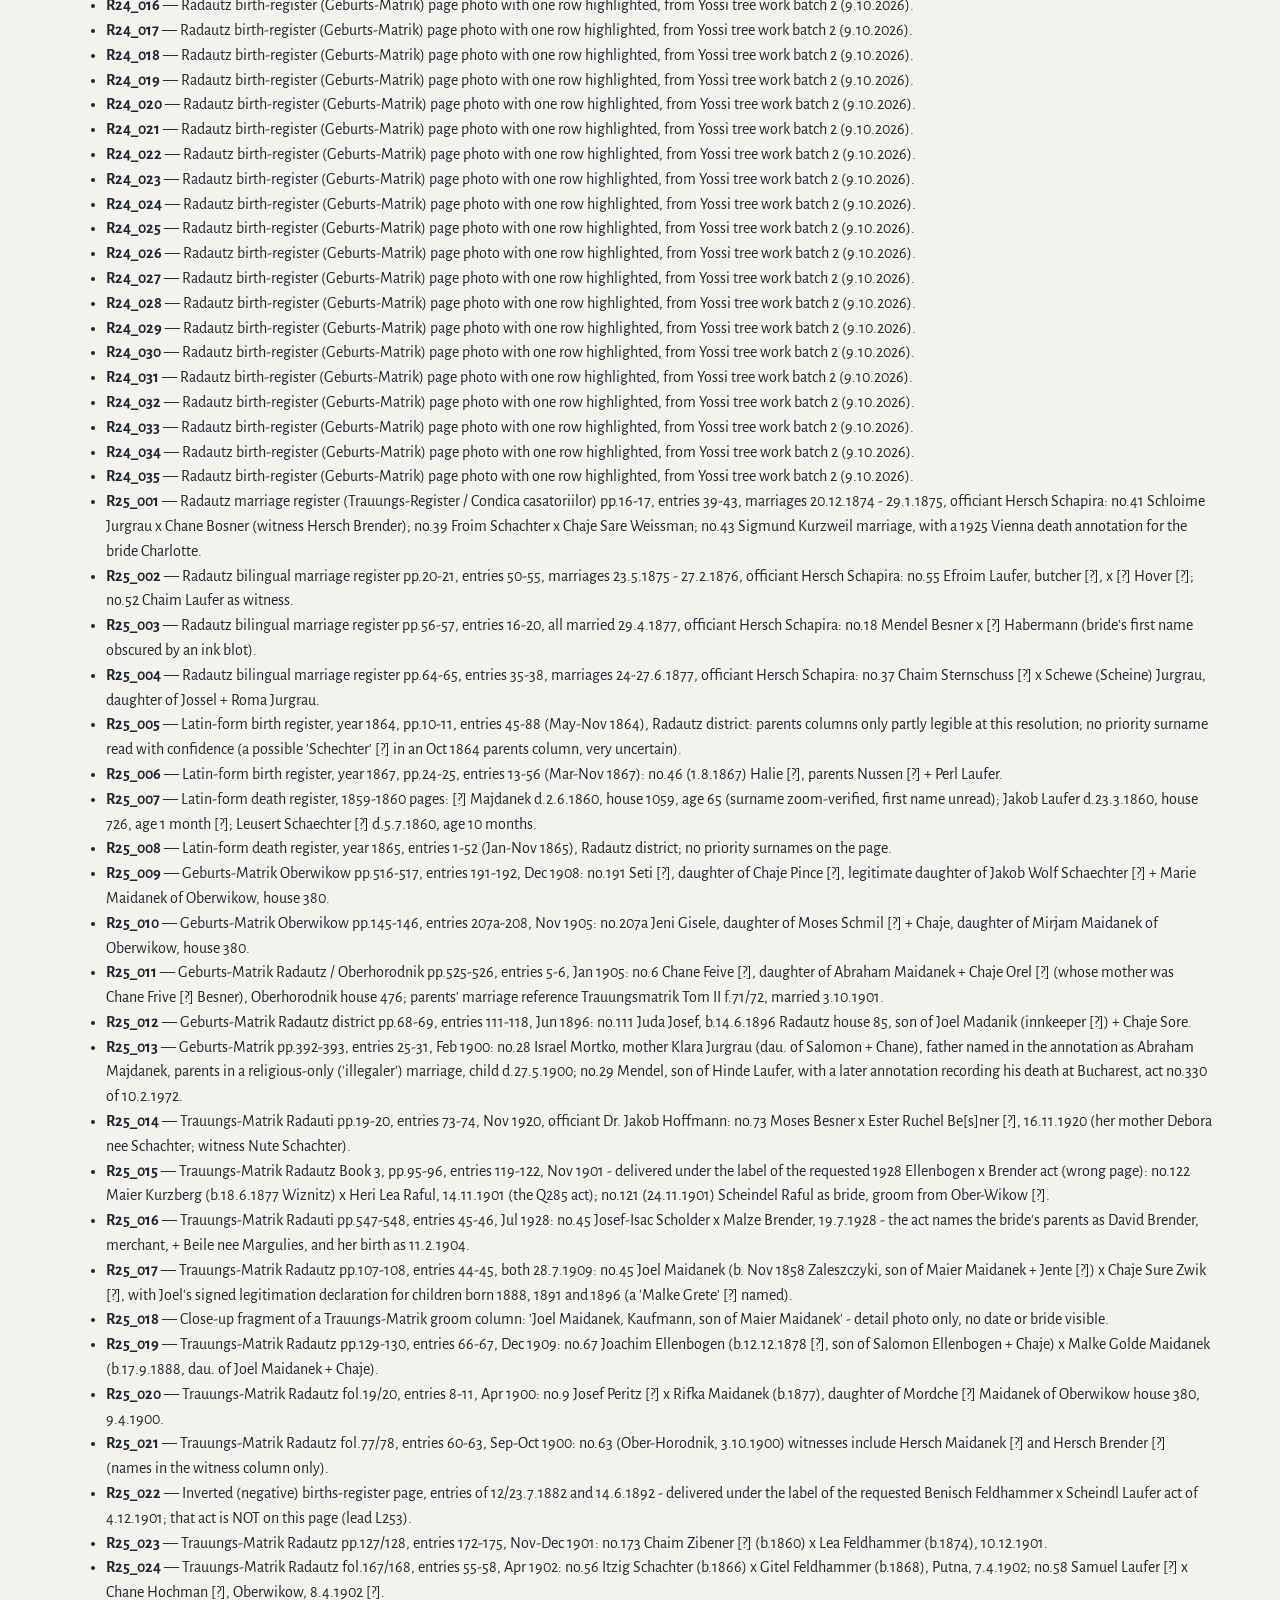
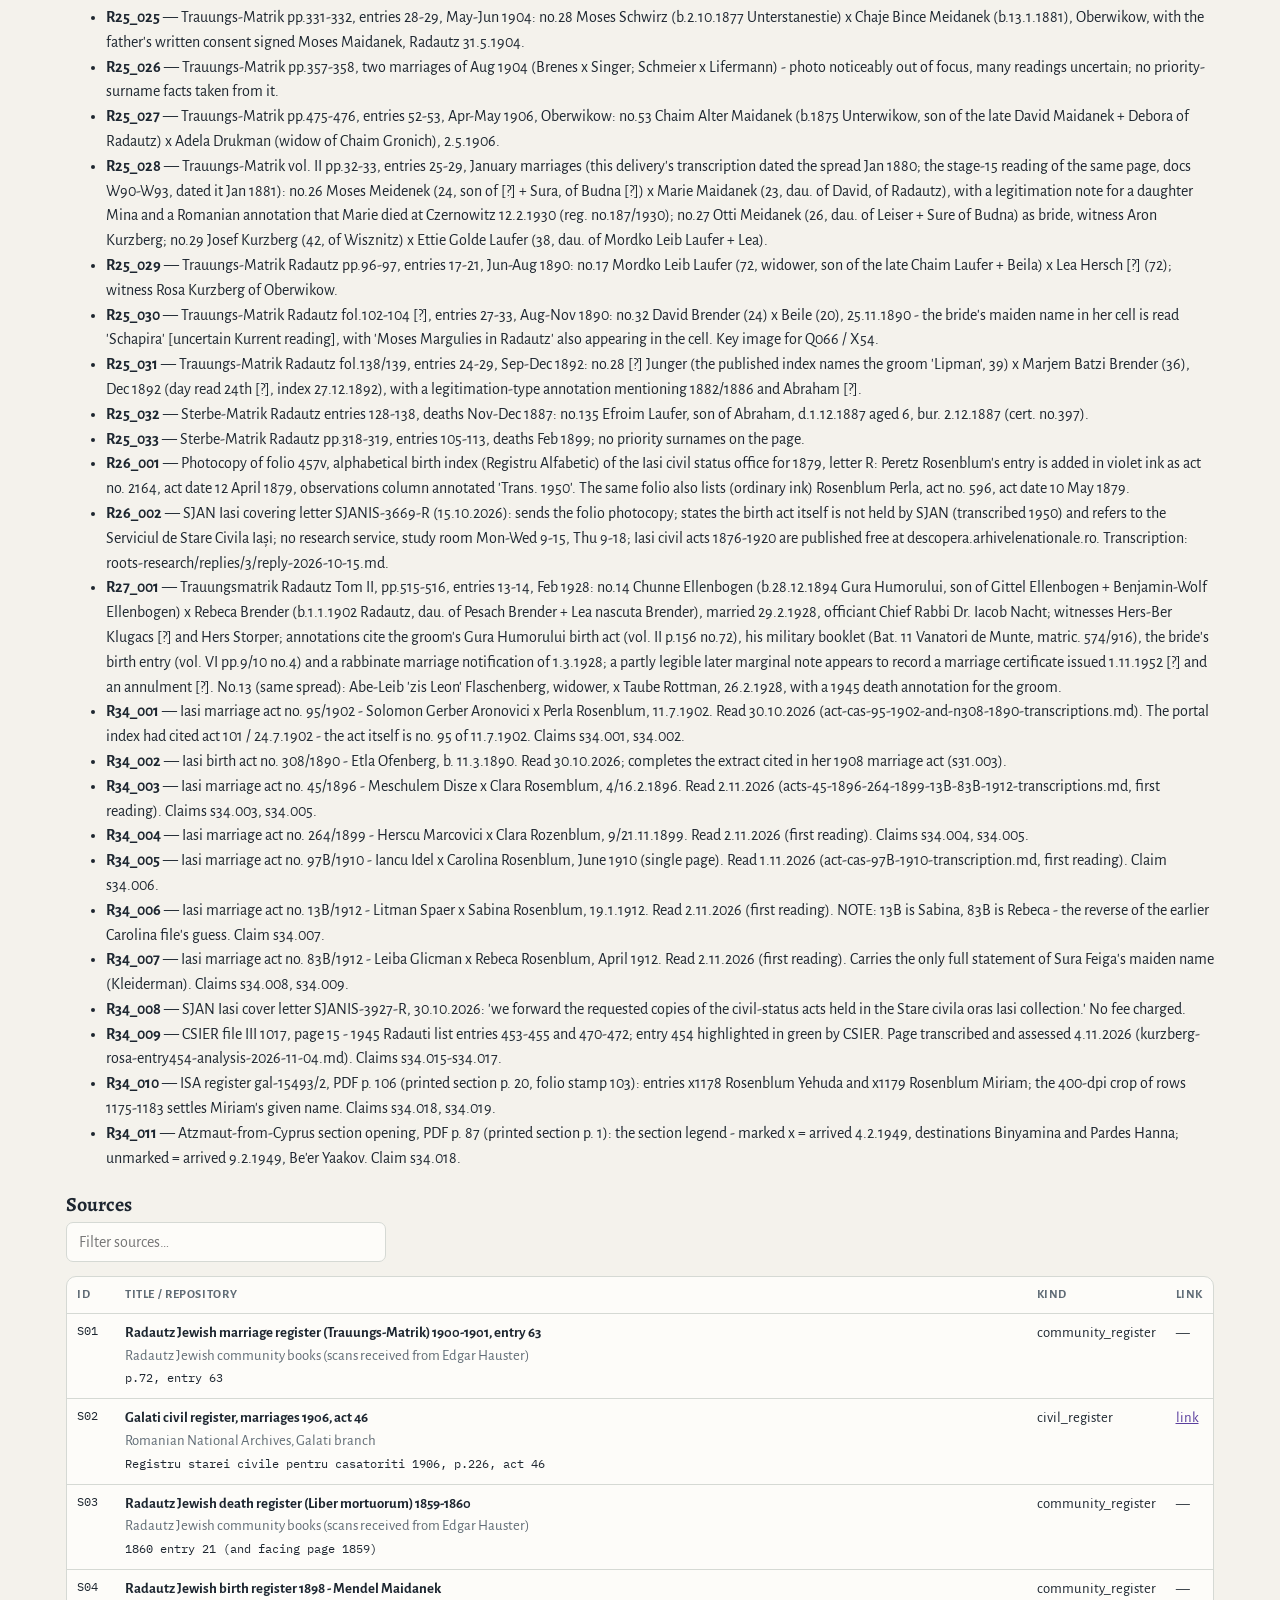
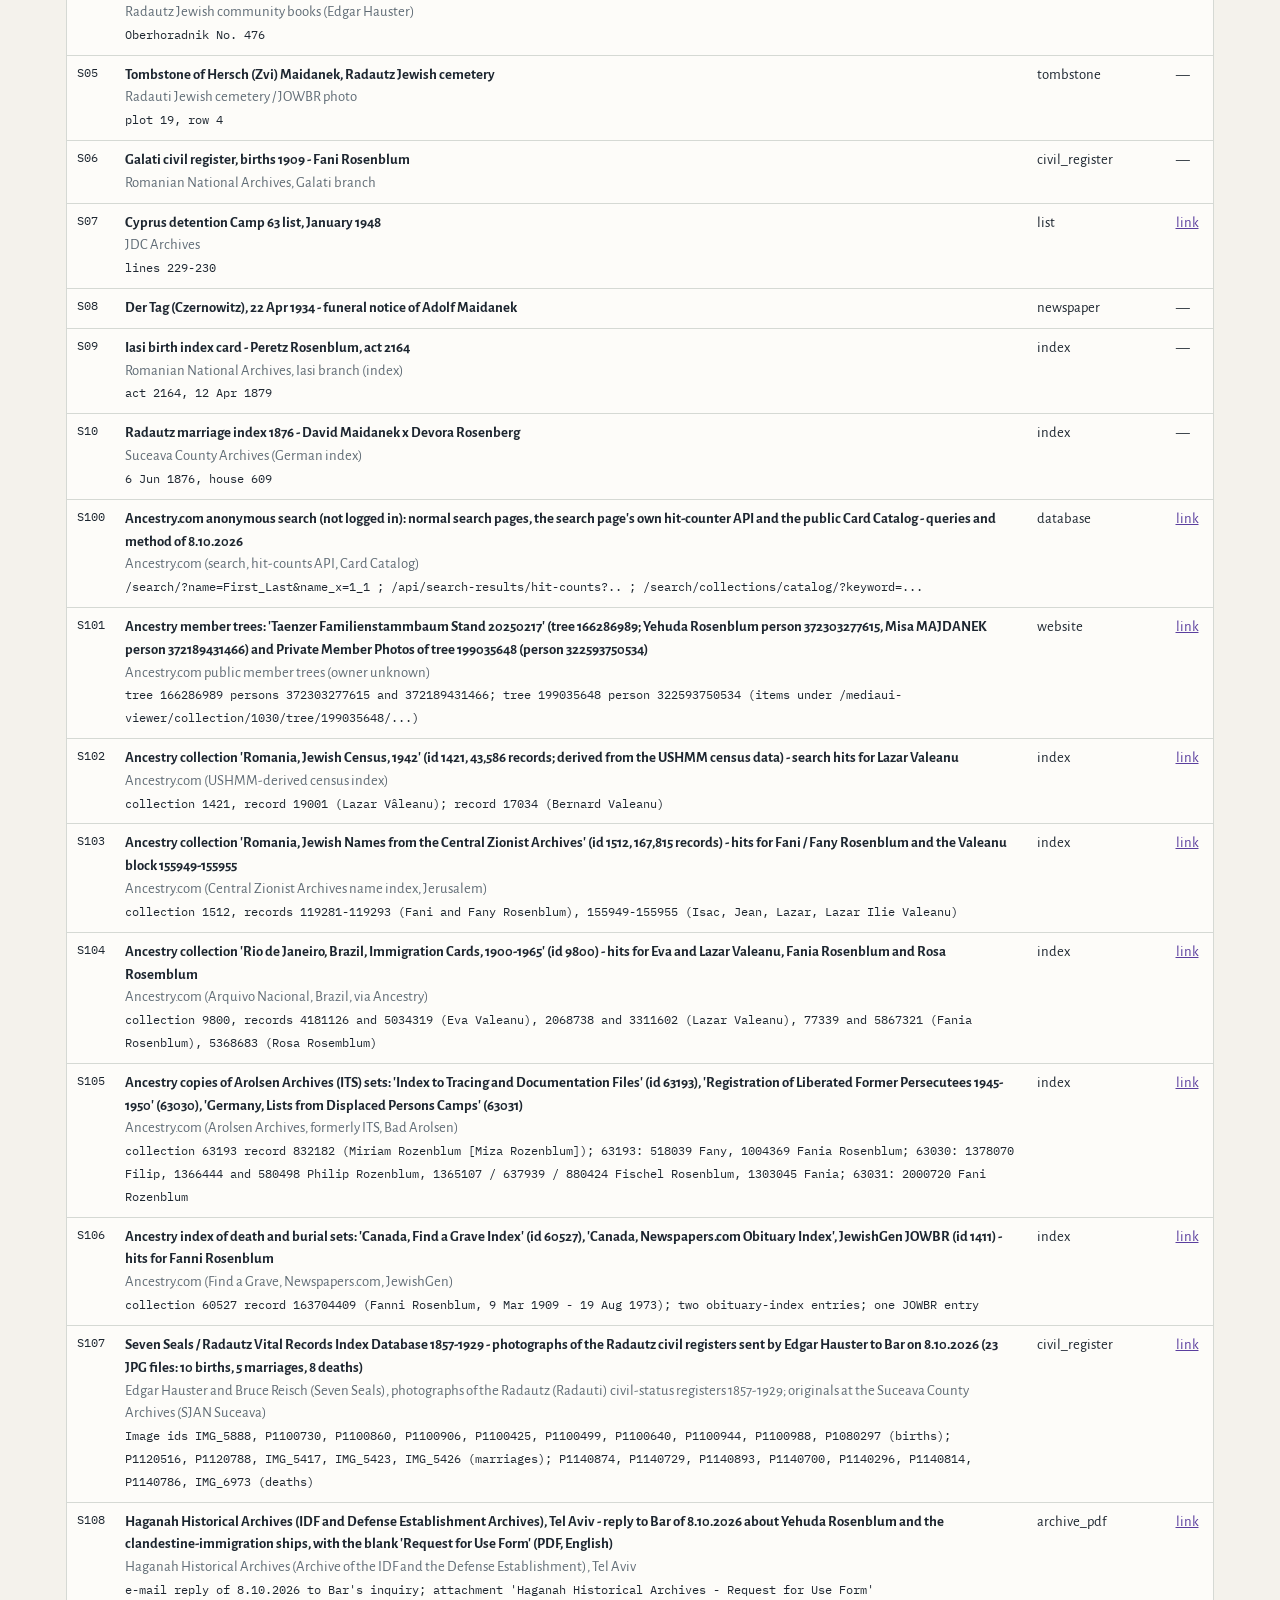
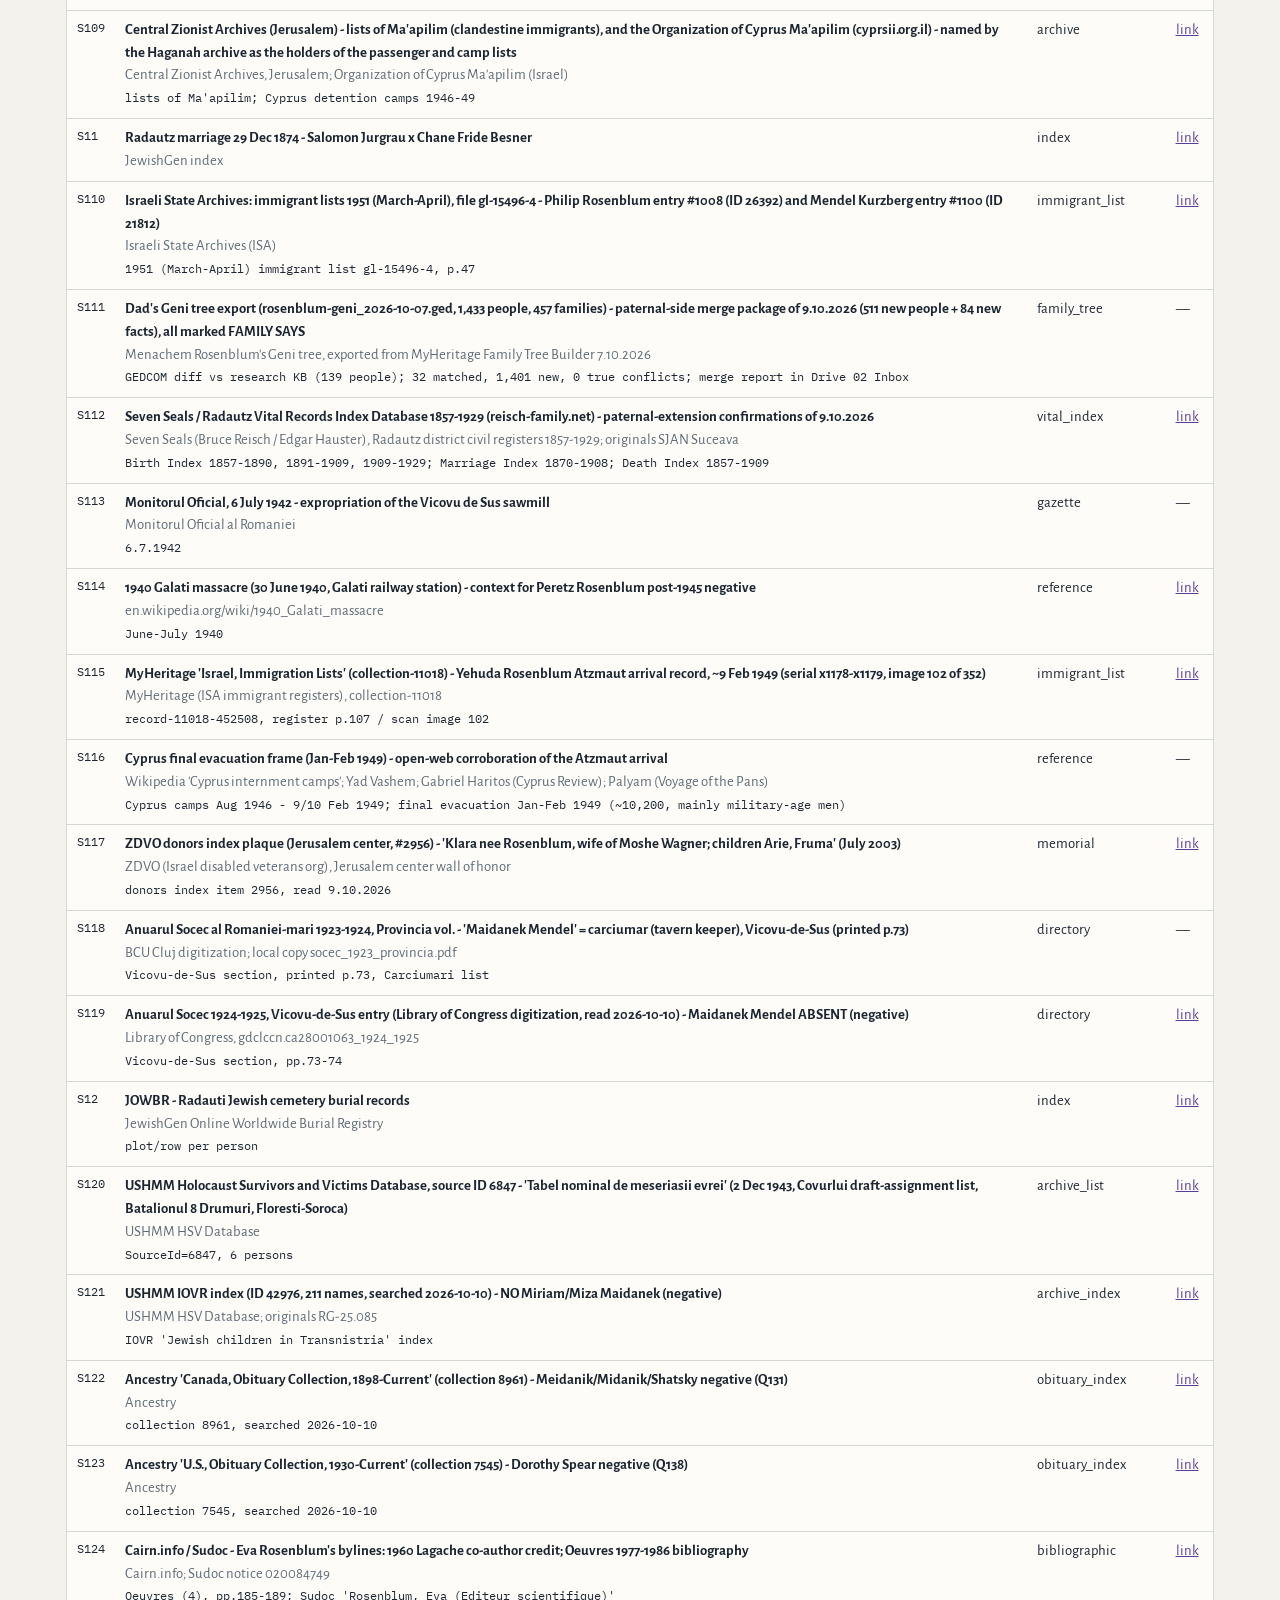
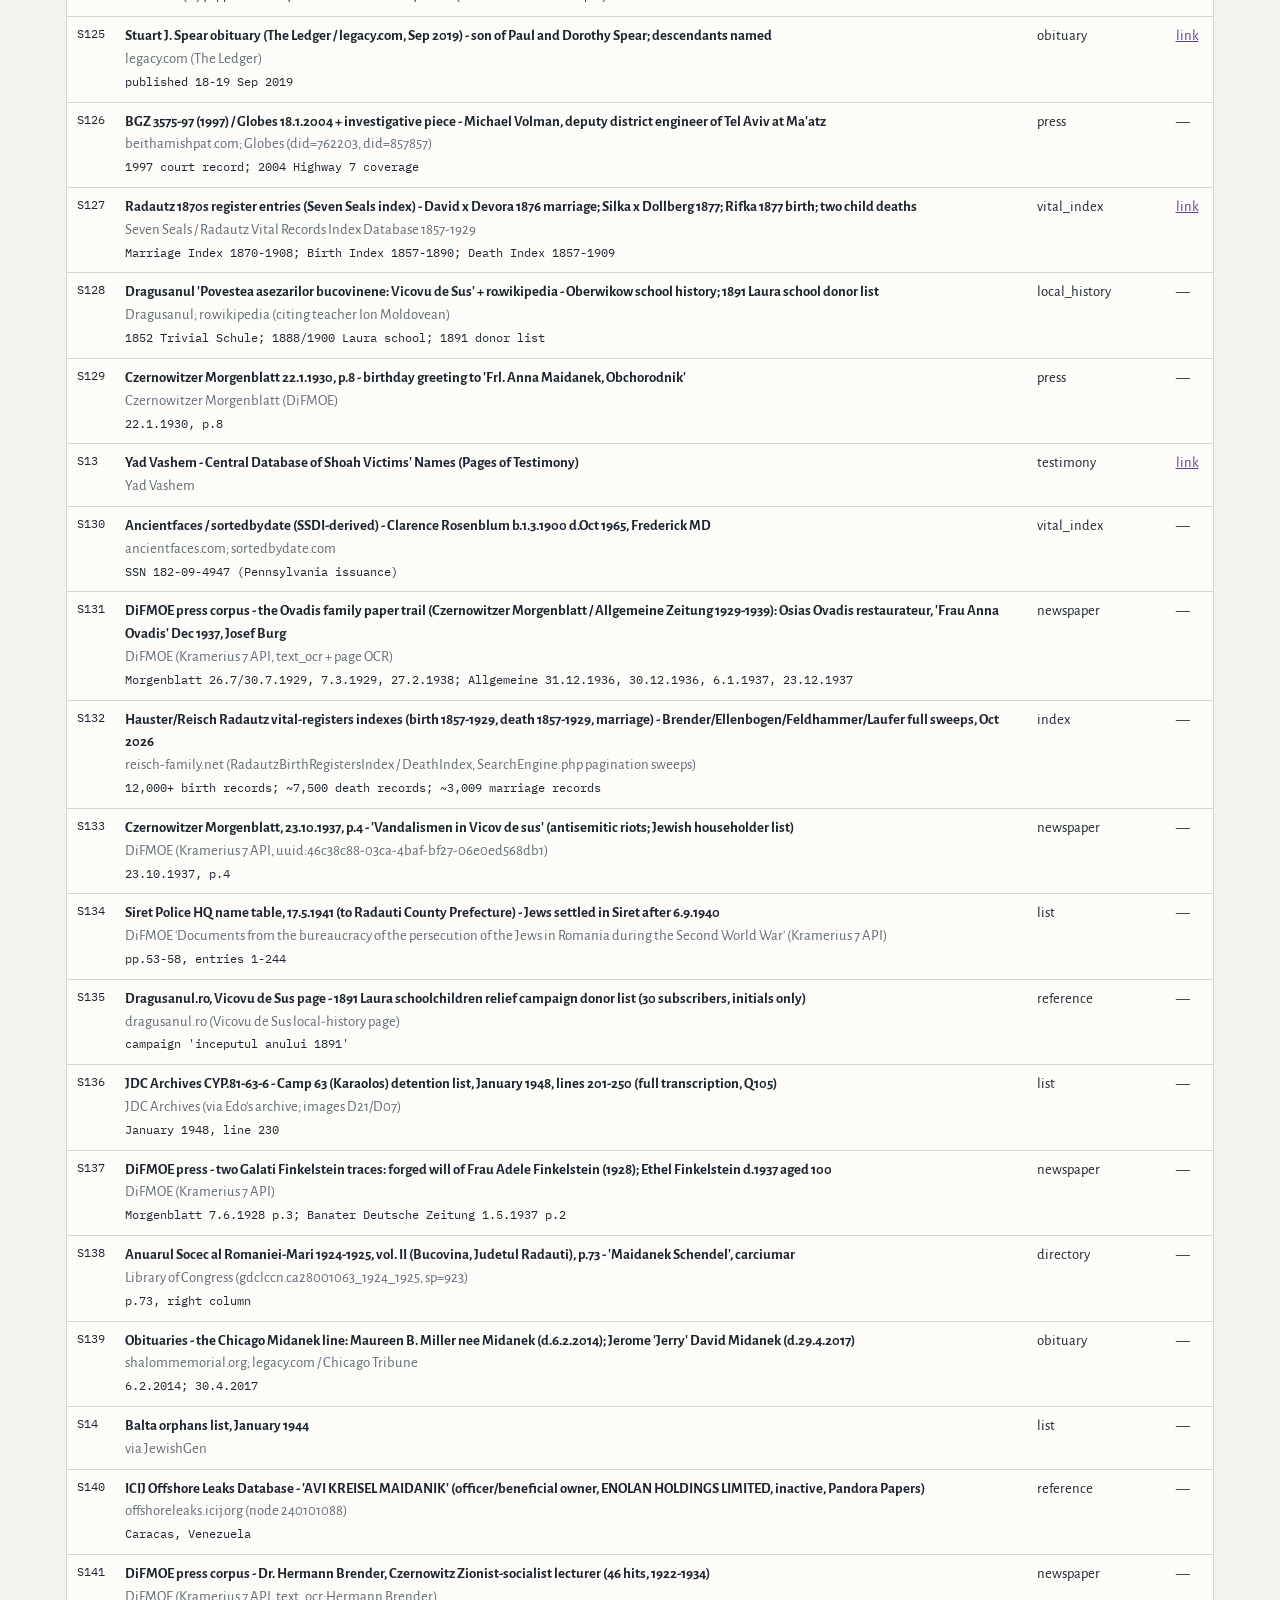
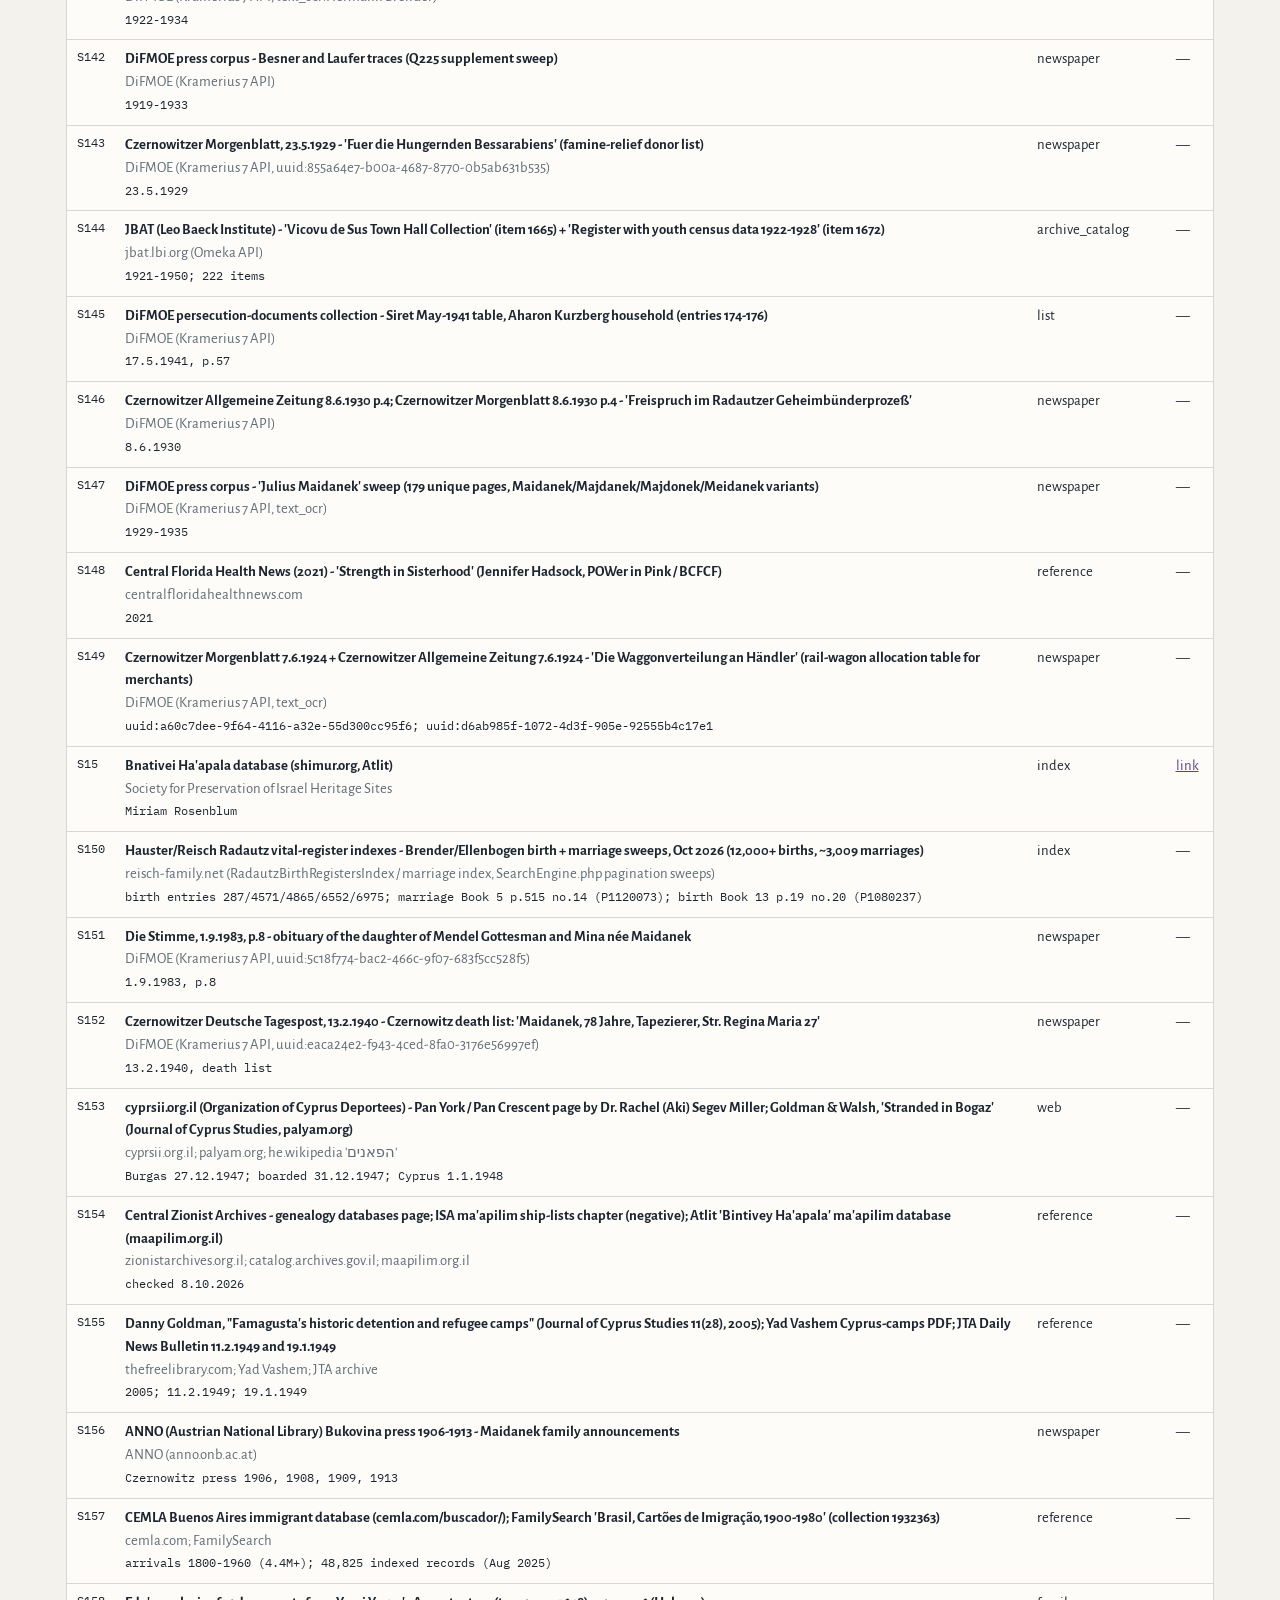
<file: records.html>
<!doctype html>
<html lang="en">
<head>
<meta charset="utf-8">
<meta name="viewport" content="width=device-width,initial-scale=1,viewport-fit=cover">
<meta name="description" content="Rosenblum-Maidanek Roots - a family research archive for the Rosenblum, Maidanek, Kurzberg, Jurgrau and related families of Bukovina, Moldavia and Israel. Every fact tied to its record.">
<title>Records &middot; Rosenblum-Maidanek Roots</title>
<link rel="preconnect" href="https://fonts.googleapis.com">
<link rel="preconnect" href="https://fonts.gstatic.com" crossorigin>
<link rel="stylesheet" href="https://fonts.googleapis.com/css2?family=Alegreya:wght@500;700&family=Alegreya+Sans:ital,wght@0,400;0,500;0,700;1,400&family=Frank+Ruhl+Libre:wght@400;500&family=IBM+Plex+Mono:wght@400;500&display=swap">
<link rel="stylesheet" href="assets/css/style.css">
</head>
<body>
<a class="skip" href="#main">Skip to content</a>
<header class="site"><div class="wrap">
<div class="eyebrow">Family Archive &middot; Bukovina, Moldavia, Israel</div>
<h1>Rosenblum<span class="dash">-</span>Maidanek Roots</h1>
<p class="sub">The Rosenblum, Maidanek, Kurzberg, Jurgrau and related families - researched fact by fact from civil records, archives and family knowledge.</p>
<div class="stats"><span><b>1,352</b> people</span><span><b>133</b> record images</span><span><b>591</b> of 1,336 facts confirmed</span><span>Updated 25 Nov 2026</span></div>
</div></header>
<nav class="main" aria-label="Sections"><div class="wrap"><a href="index.html">Family Tree</a><a href="people.html">People</a><a href="records.html" aria-current="page">Records</a><a href="report.html">Full Report</a><a href="next-steps.html">Next Steps</a><a href="plan.html">Plan & Status</a></div></nav>
<main id="main"><div class="wrap">

<h2>Records</h2>
<p class="lede">Every record image in the archive, then the full list of sources with references. Select an image to read it.</p>
<p id="counts" class="lede"></p>
<div class="gallery" id="gallery"></div>
<div id="noimg-list"></div>
<h3>Sources</h3>
<div id="sources"></div>

</div></main>
<footer class="site"><div class="wrap">
<span>Rosenblum-Maidanek Roots &middot; a family research archive</span>
<span>Every fact tied to the record it comes from. Living people appear by name and relationship only.</span>
<span>Updated 25 Nov 2026</span>
</div></footer>
<script src="assets/js/common.js"></script>
<script src="assets/js/records.js"></script>
</body>
</html>
</file>
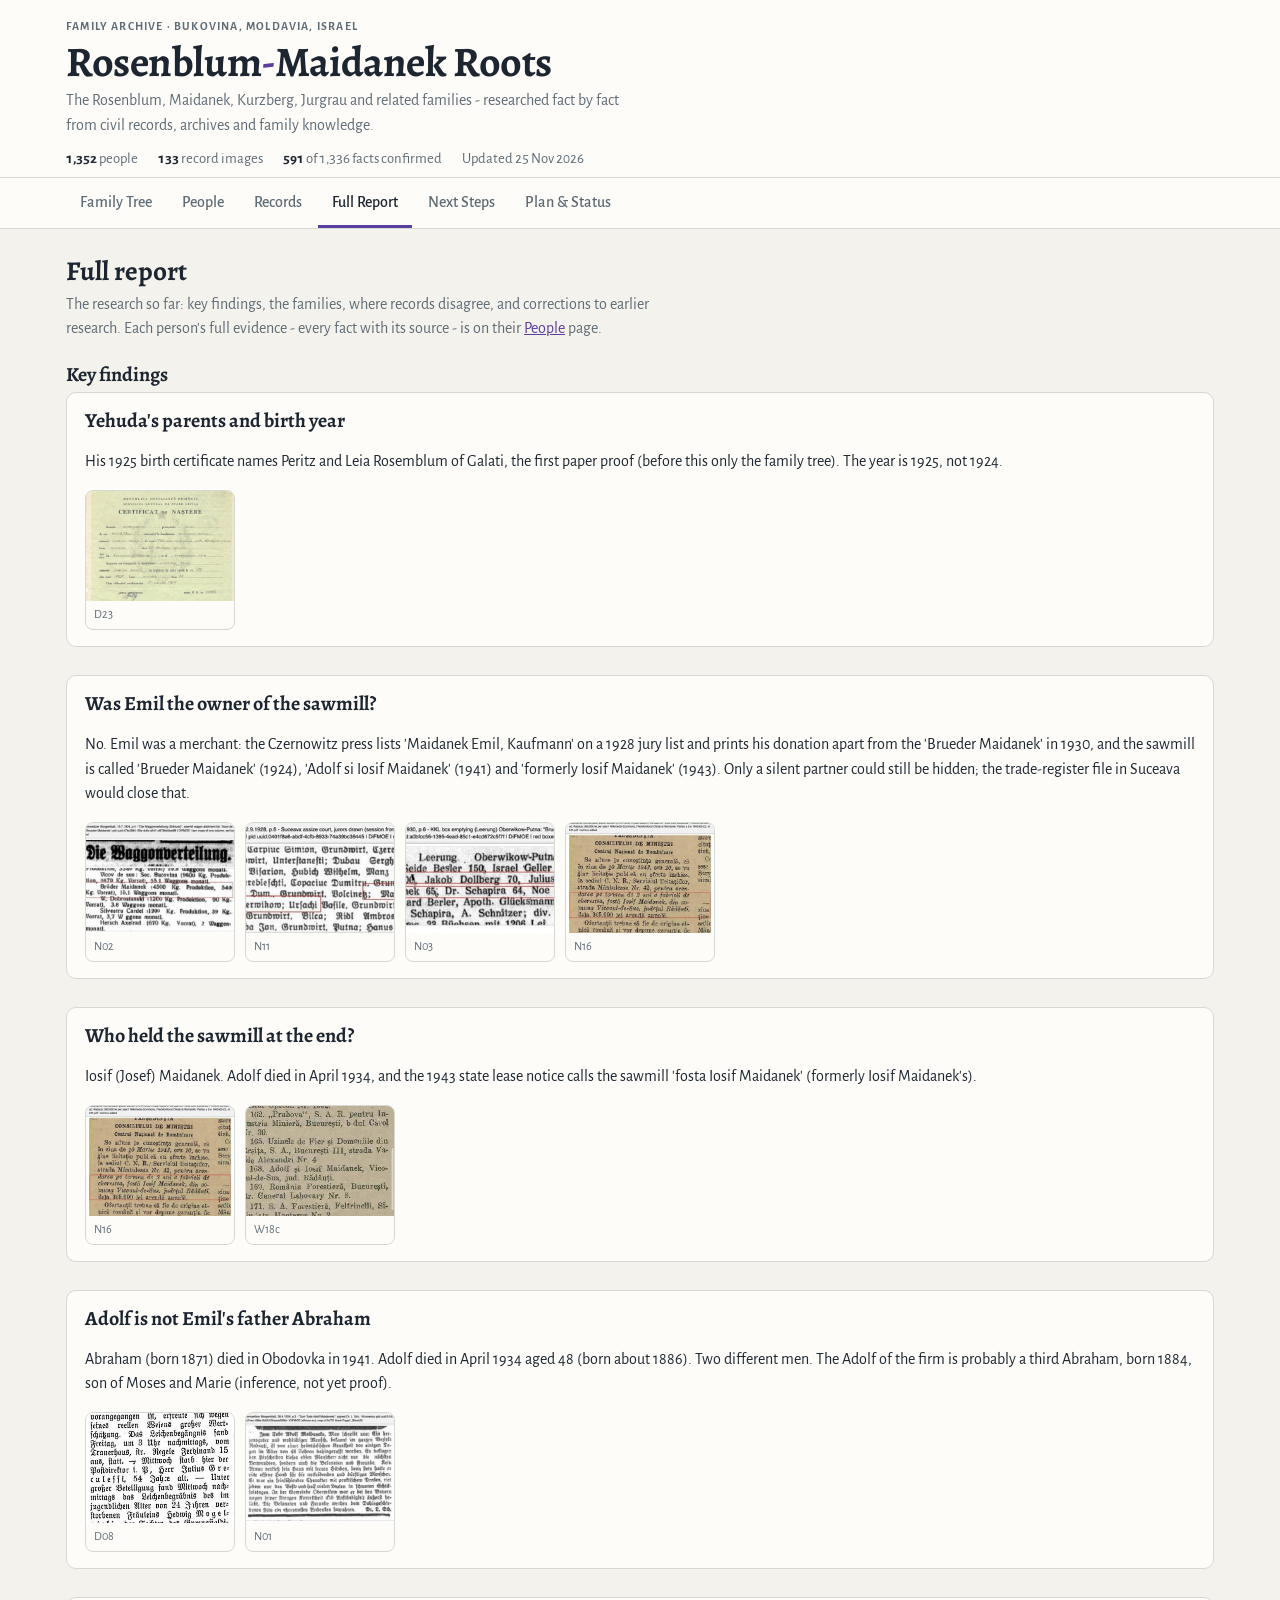
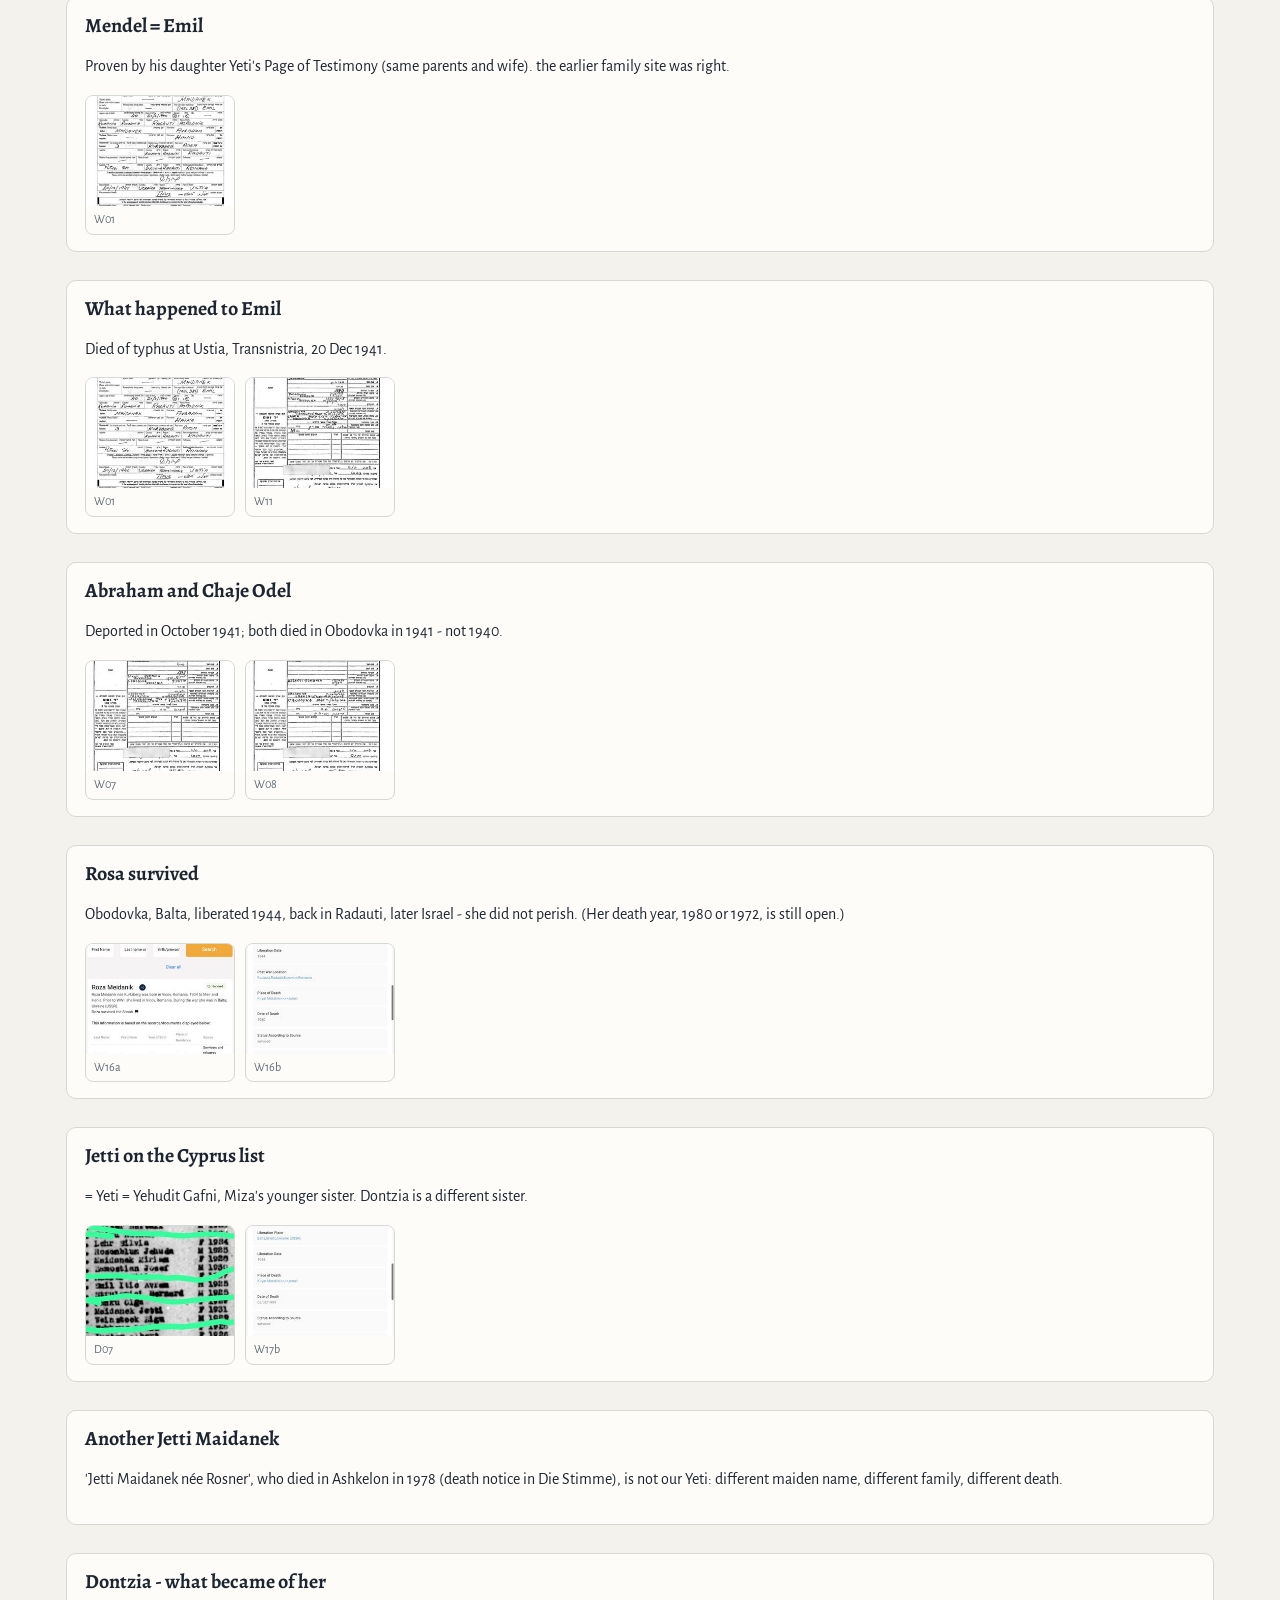
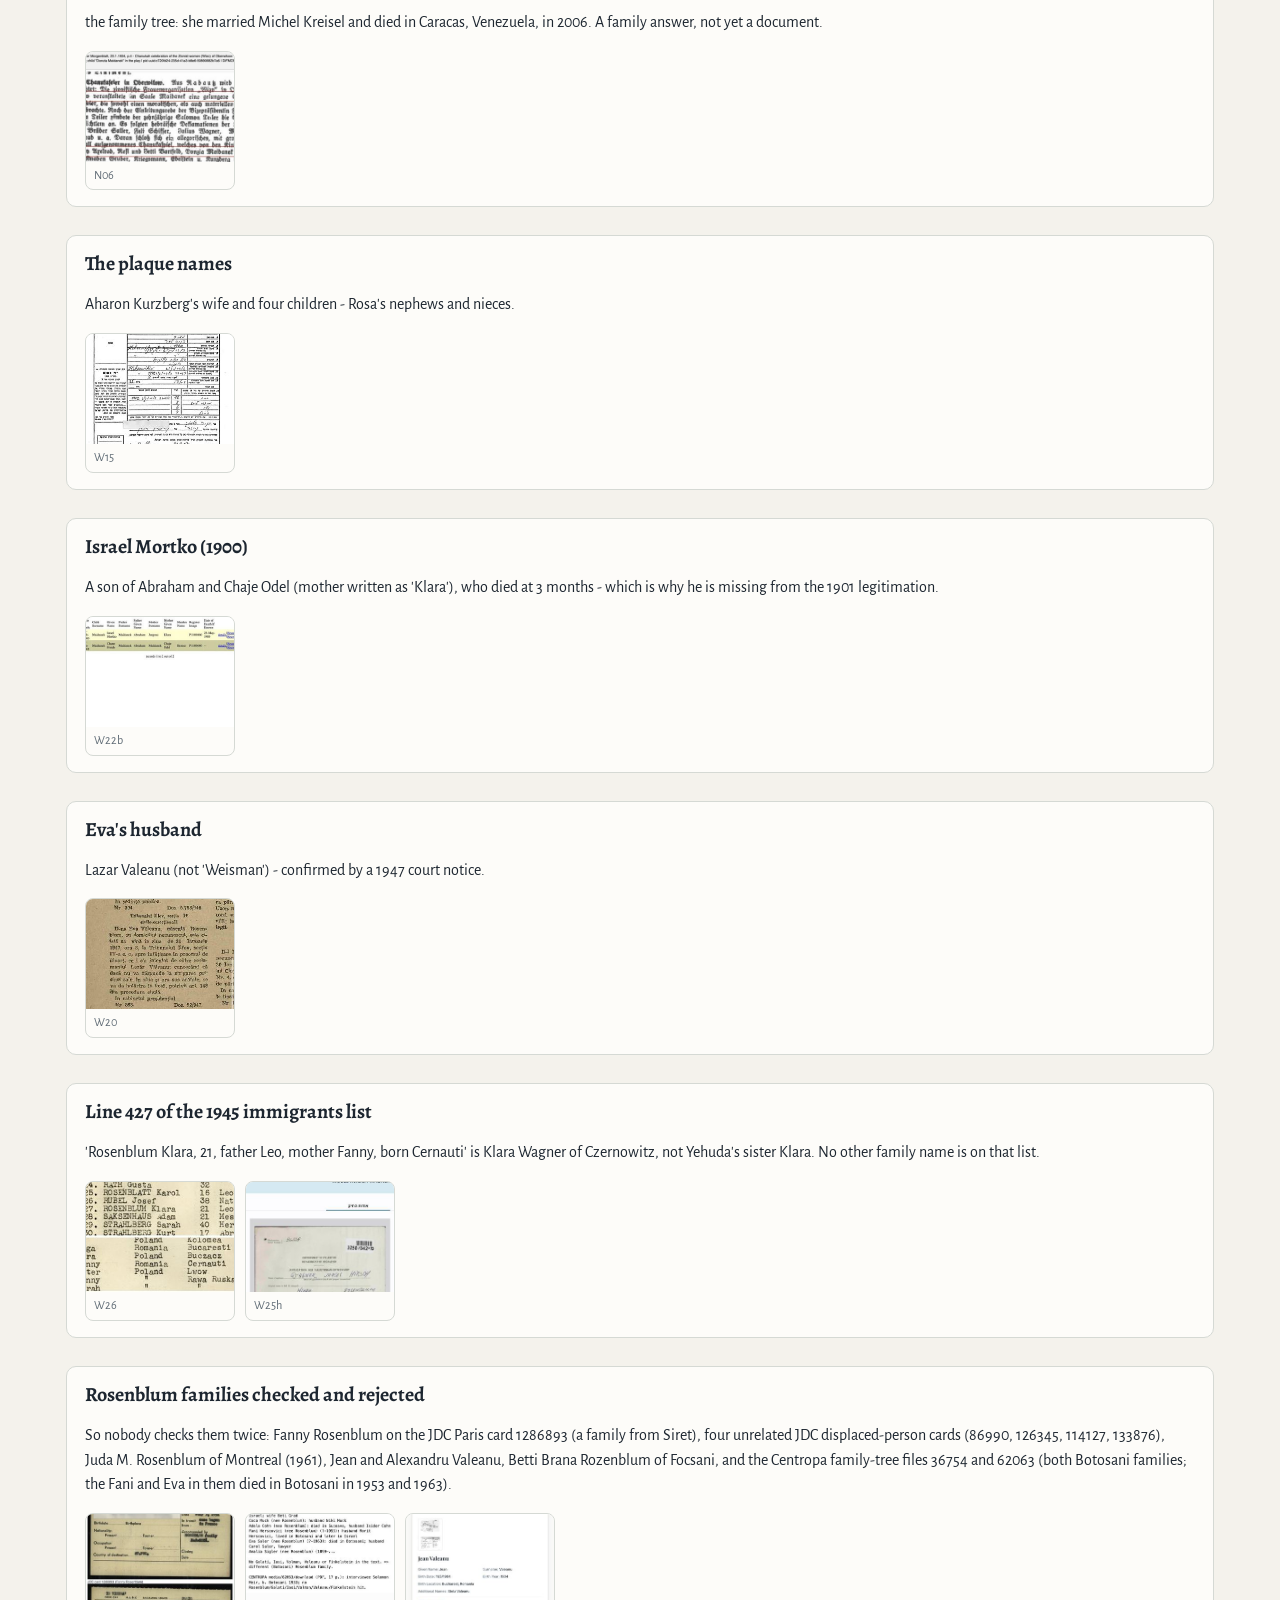
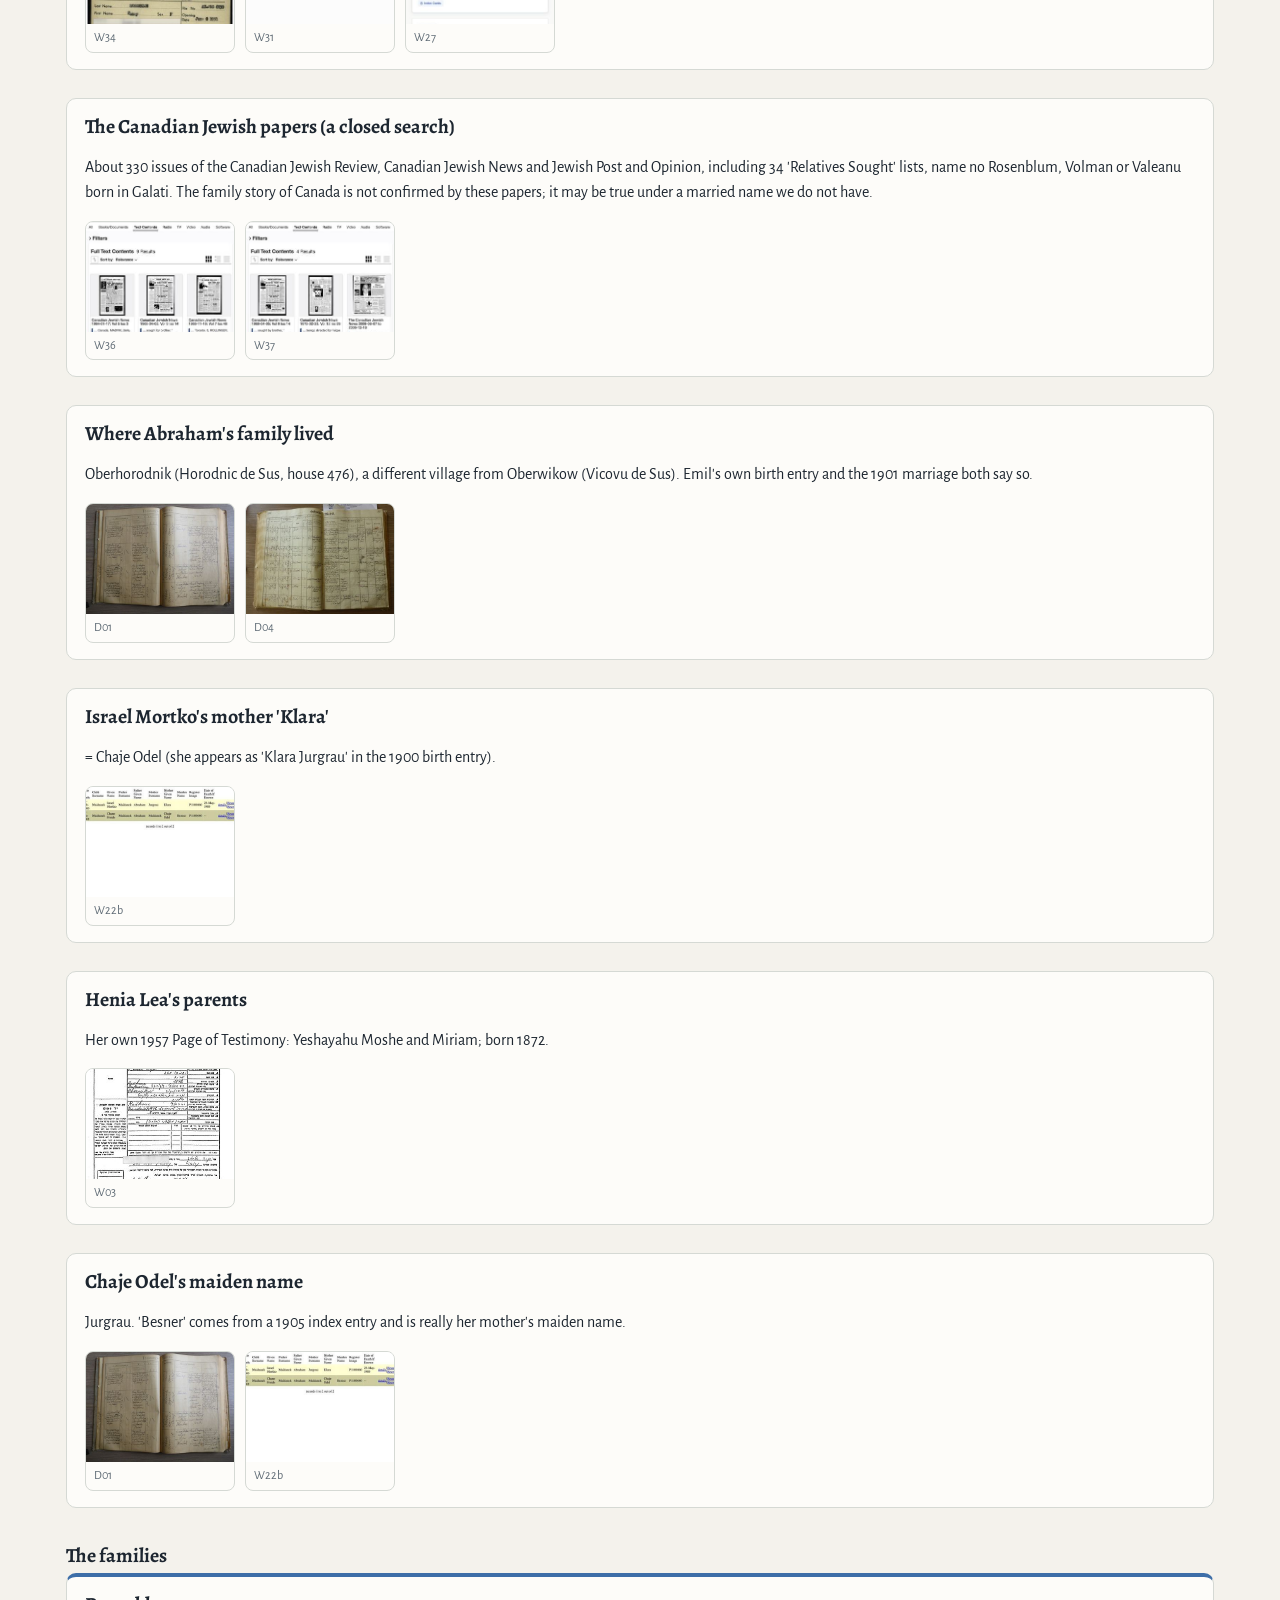
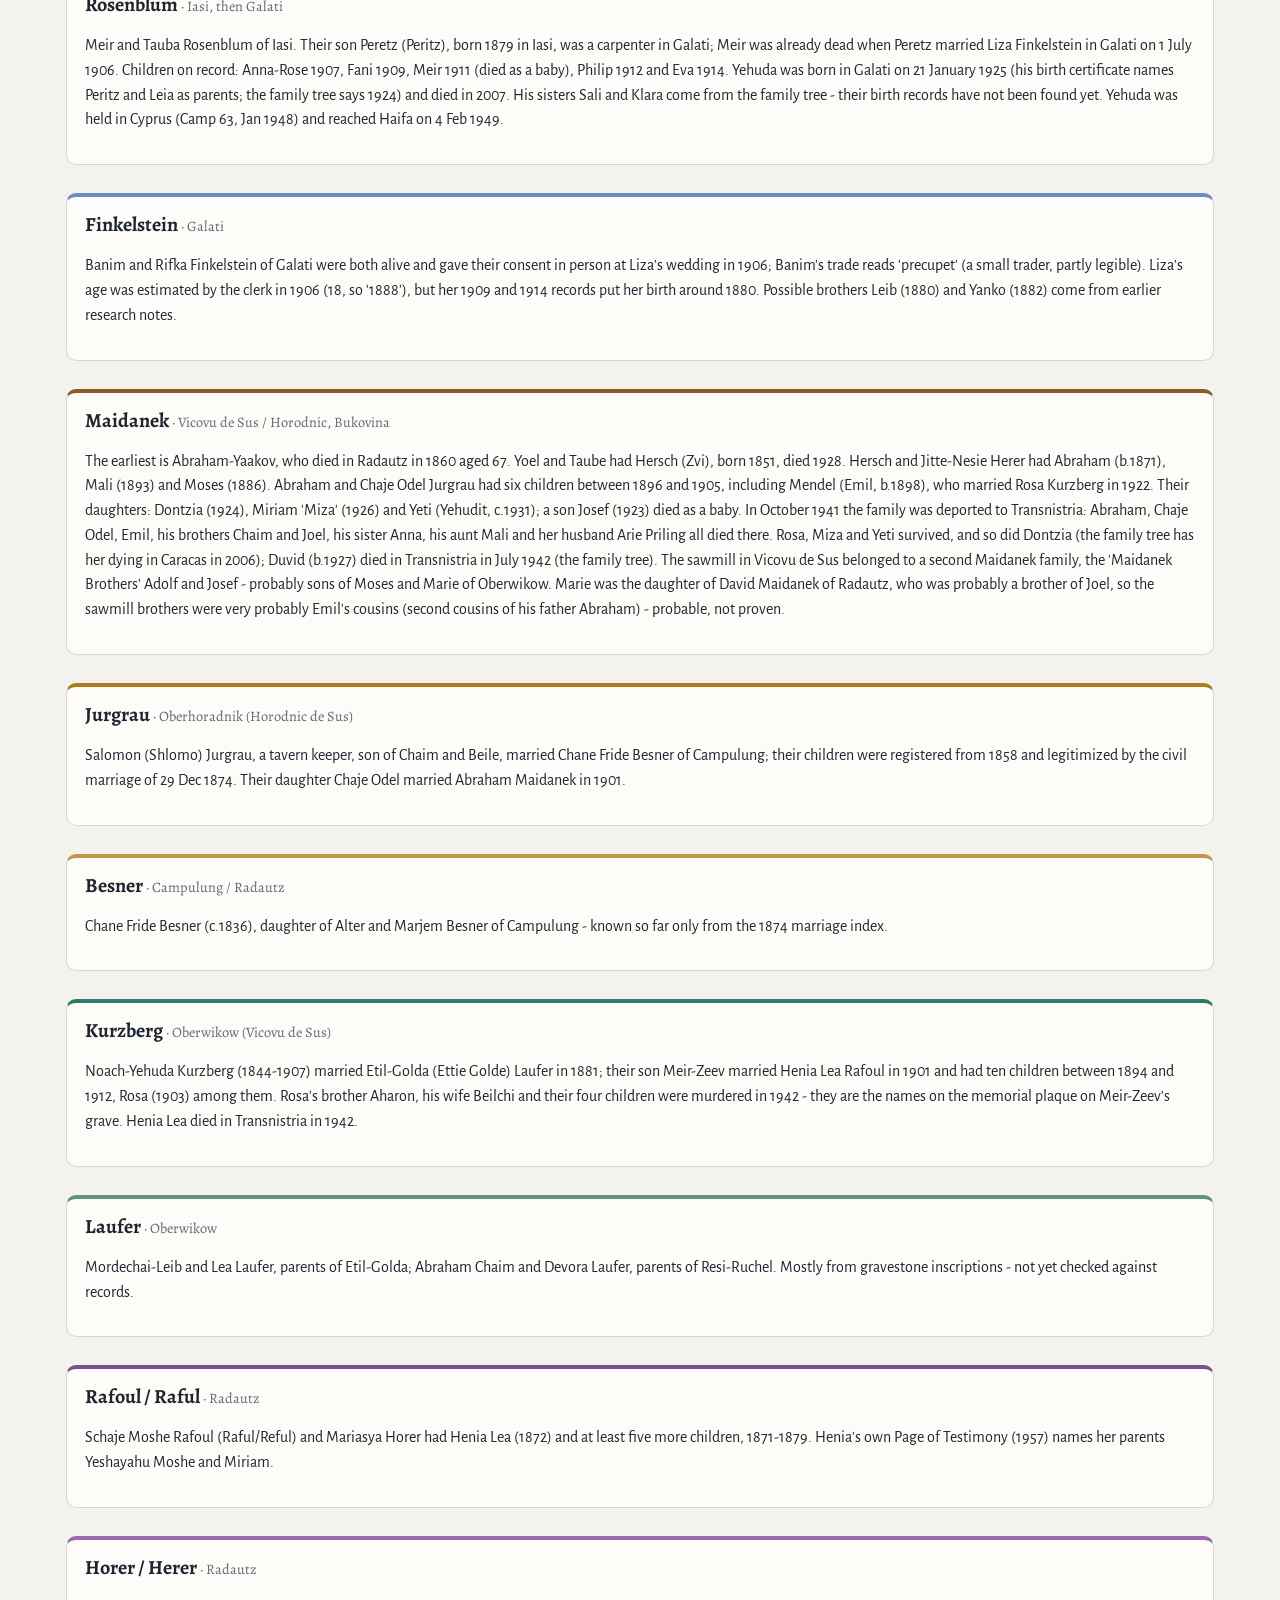
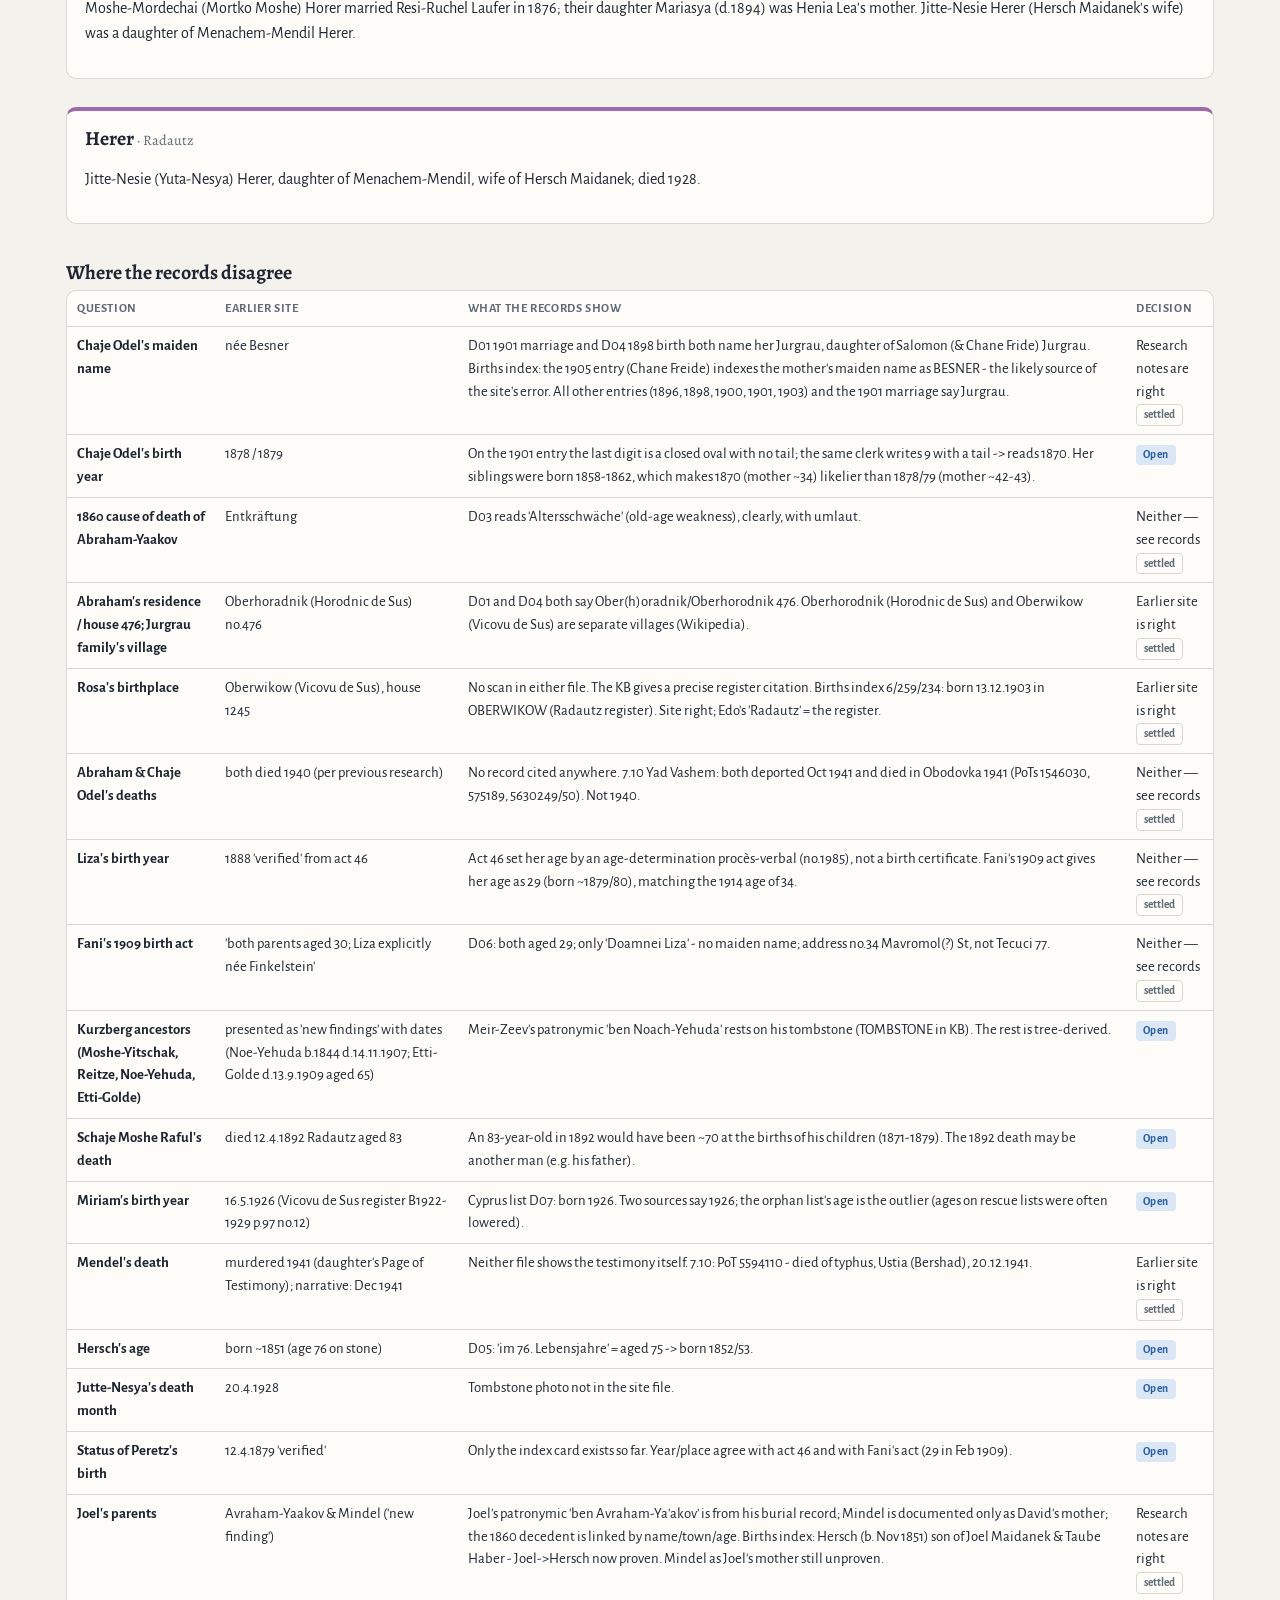
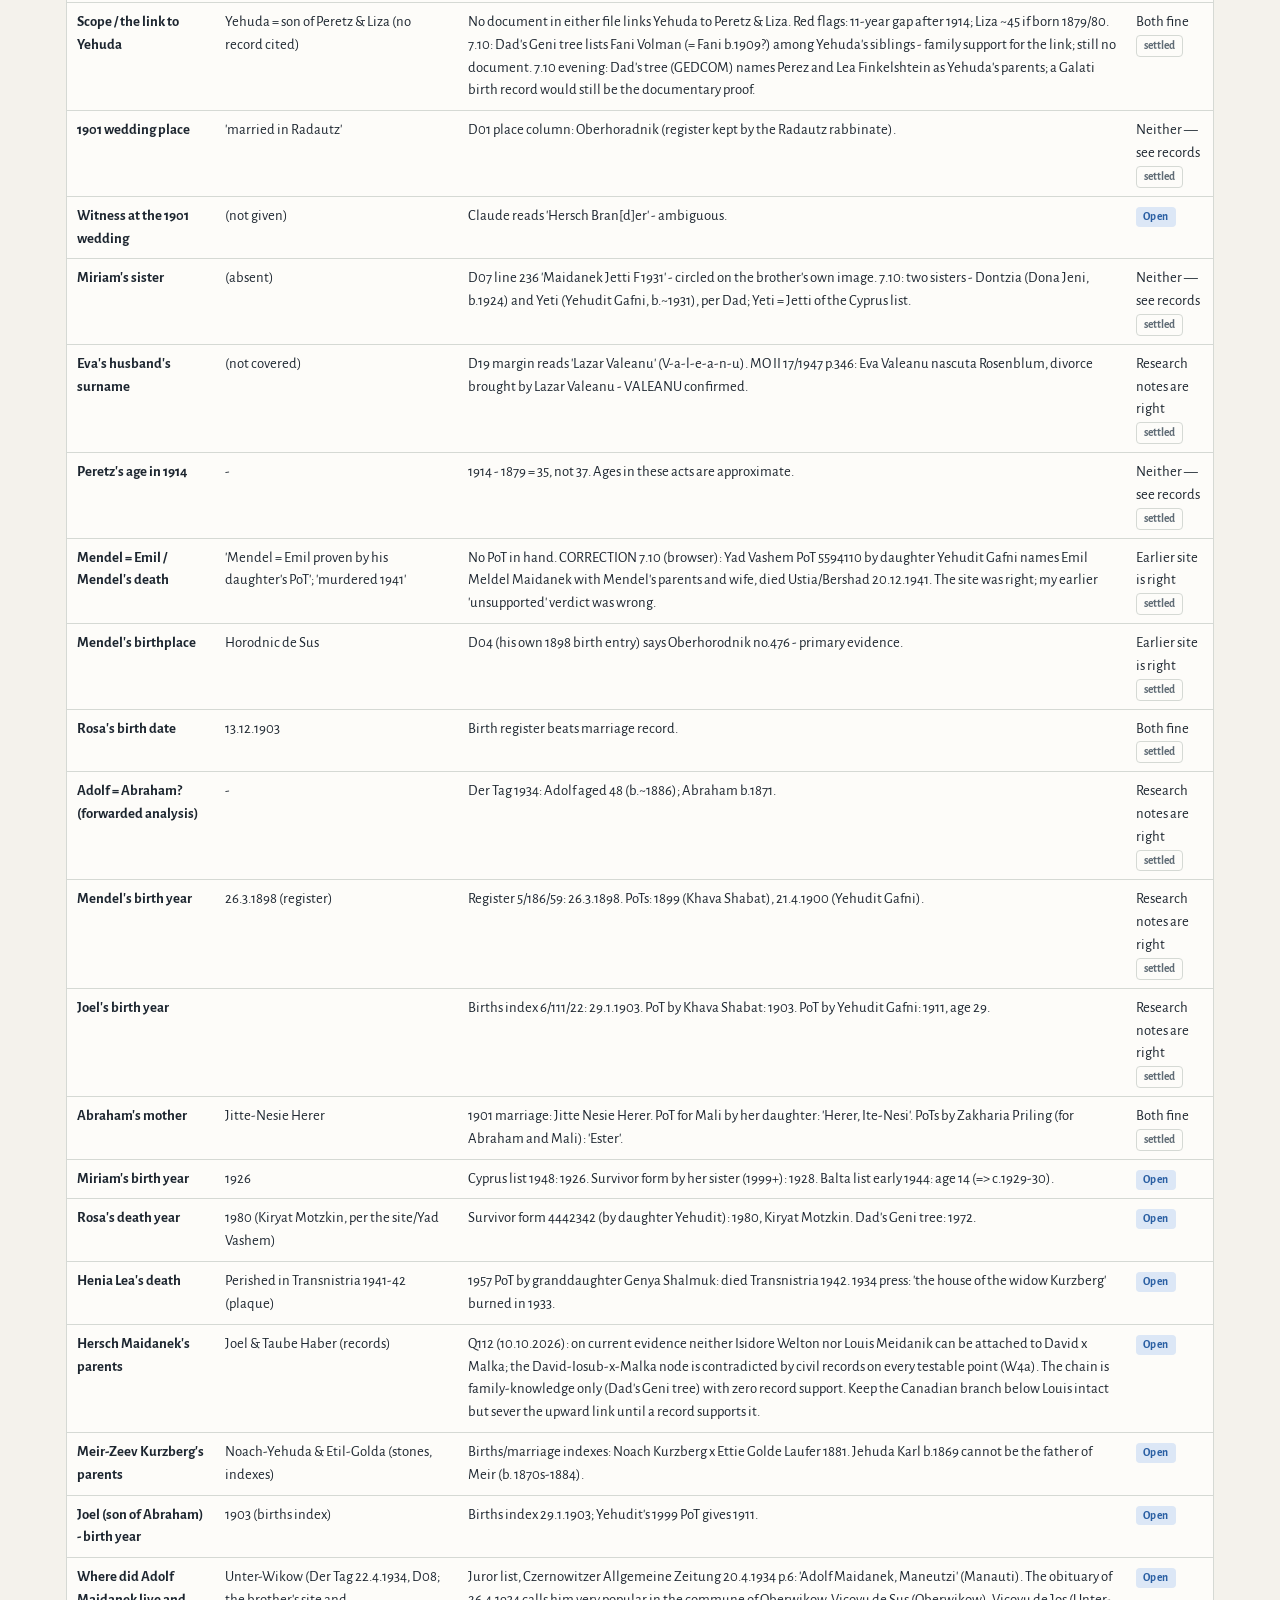
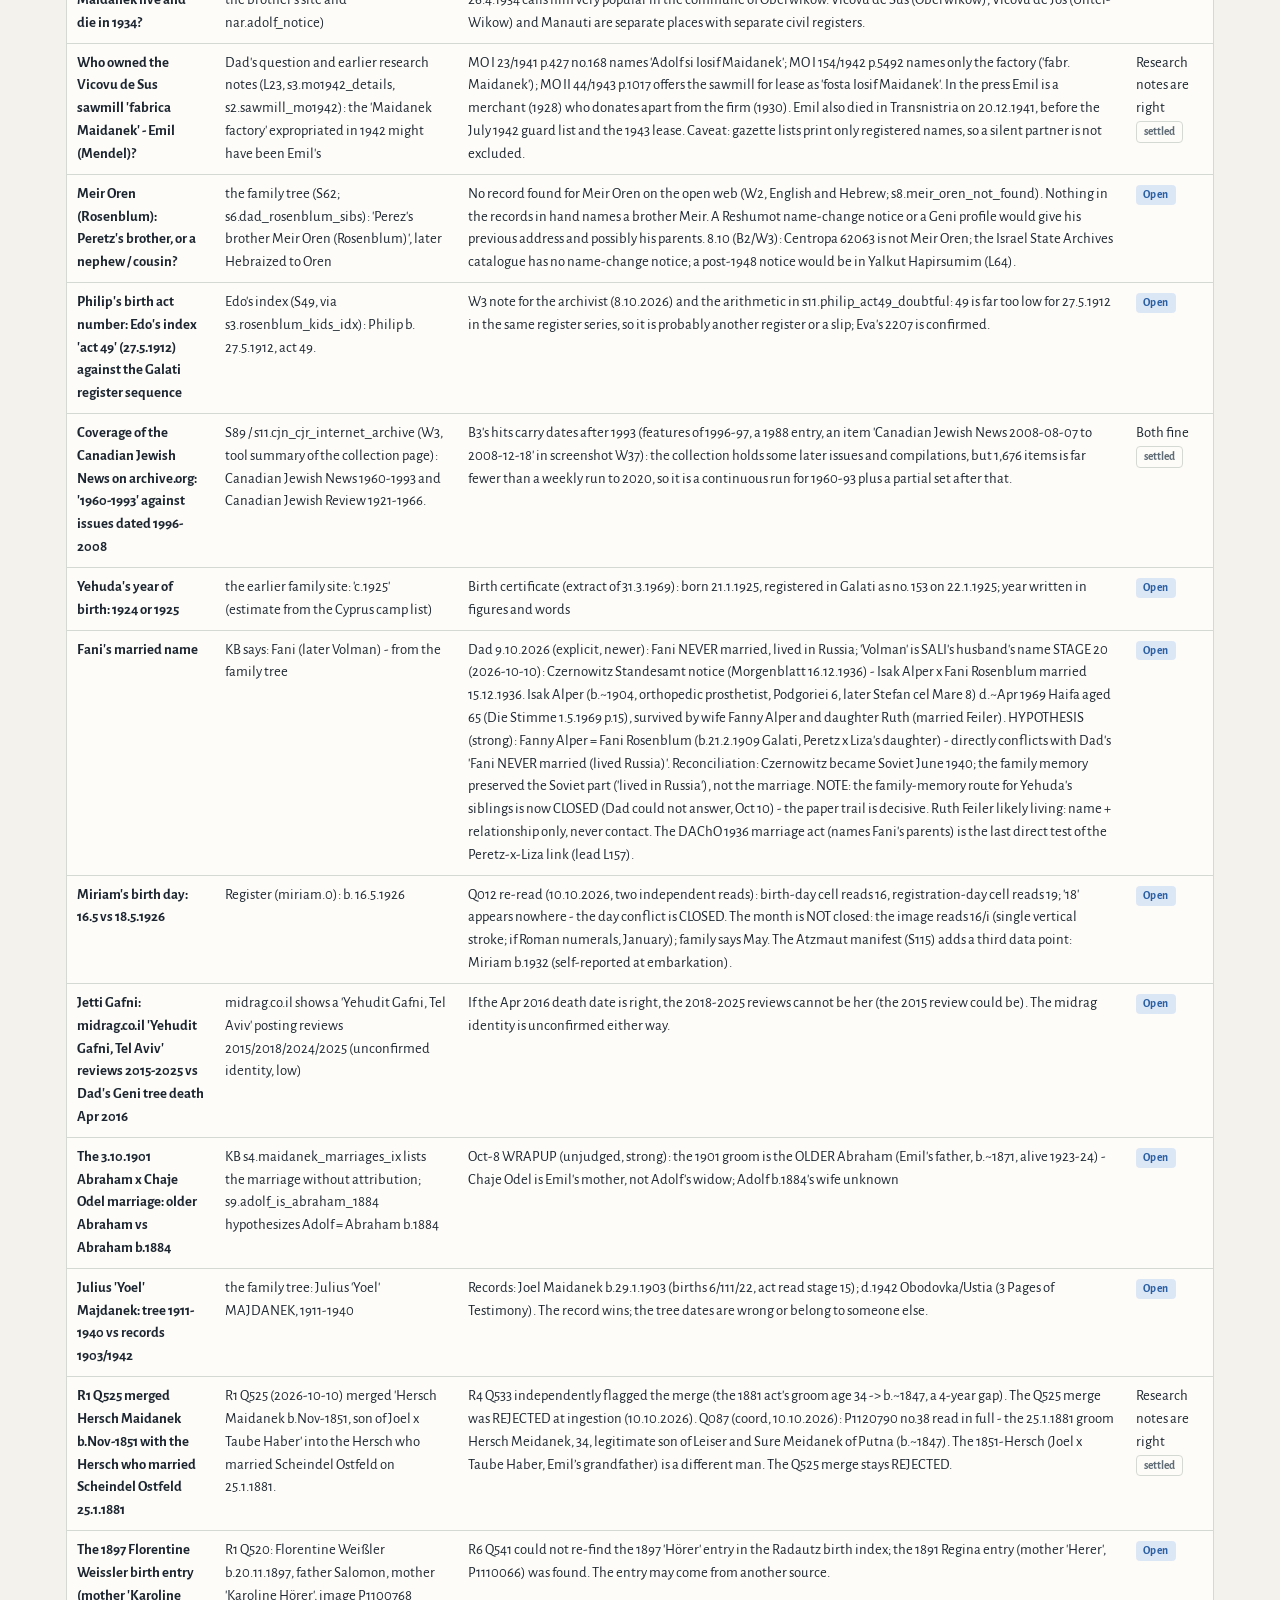
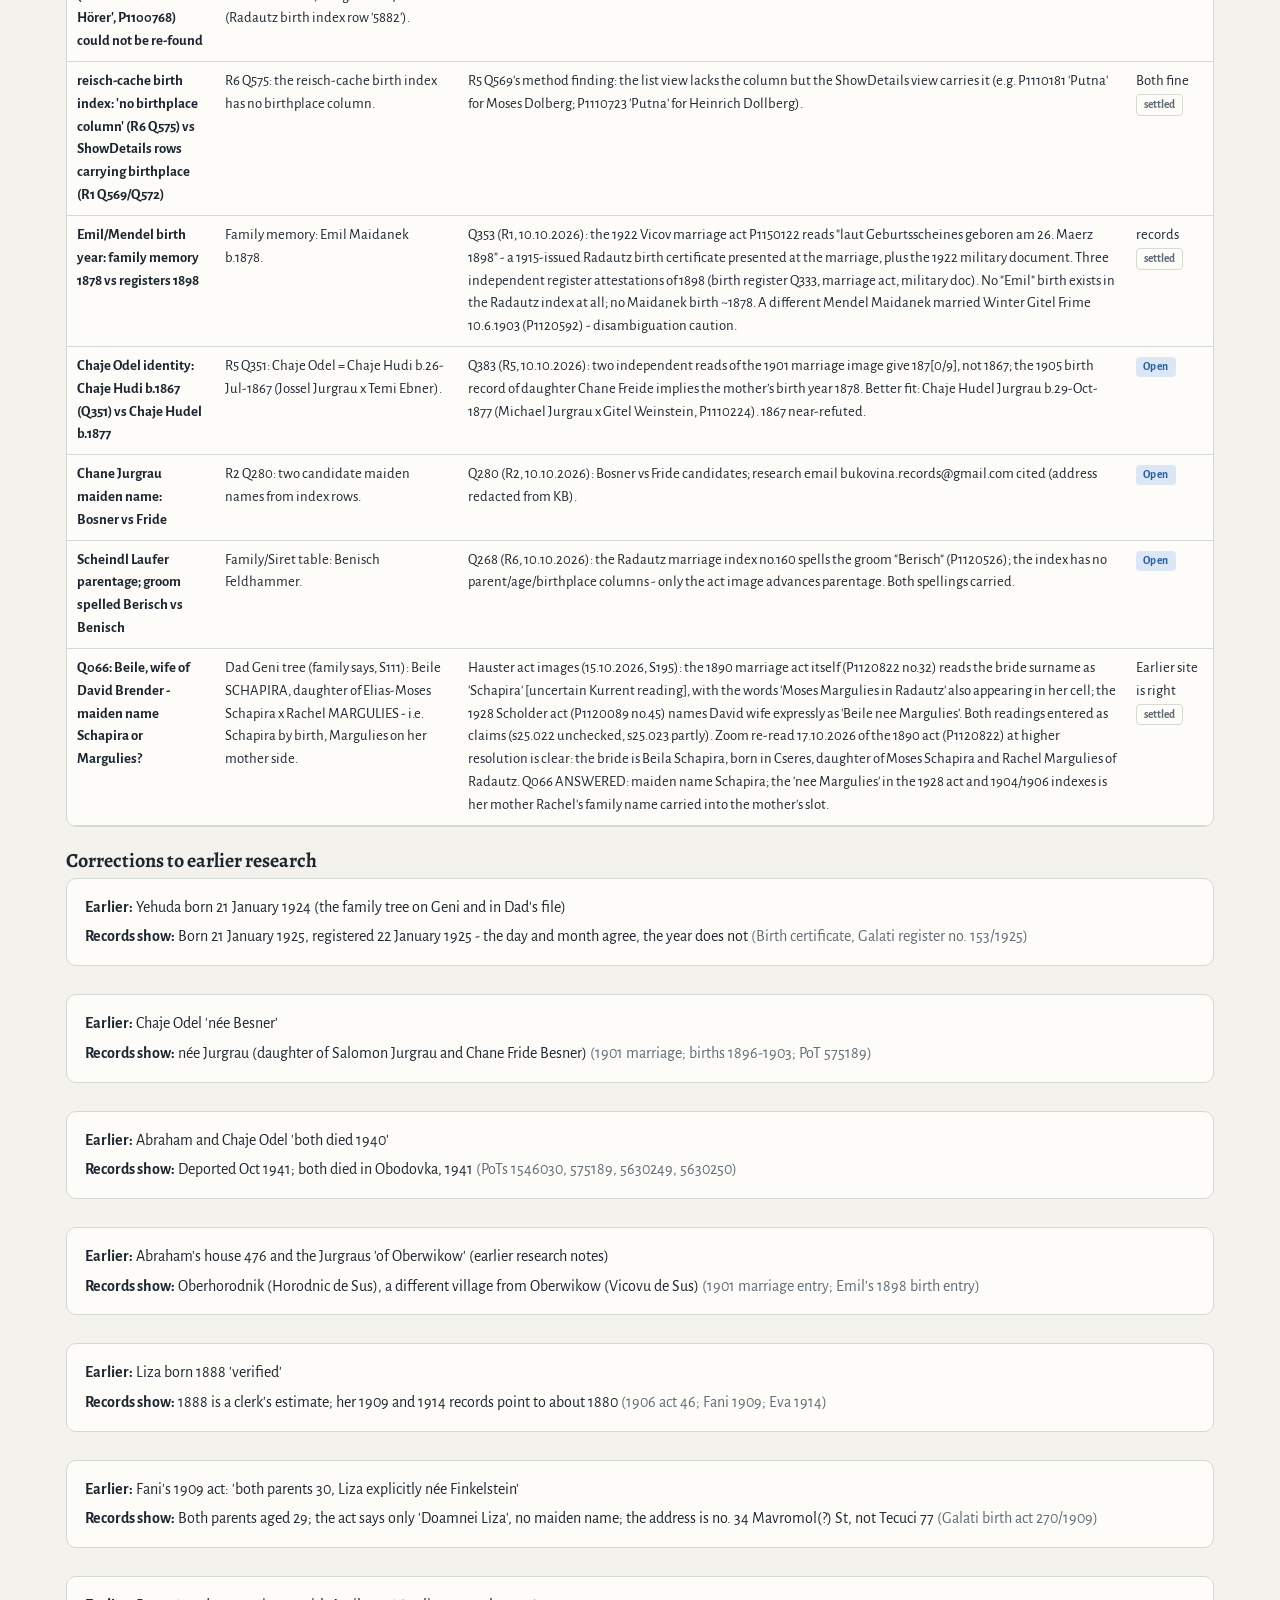
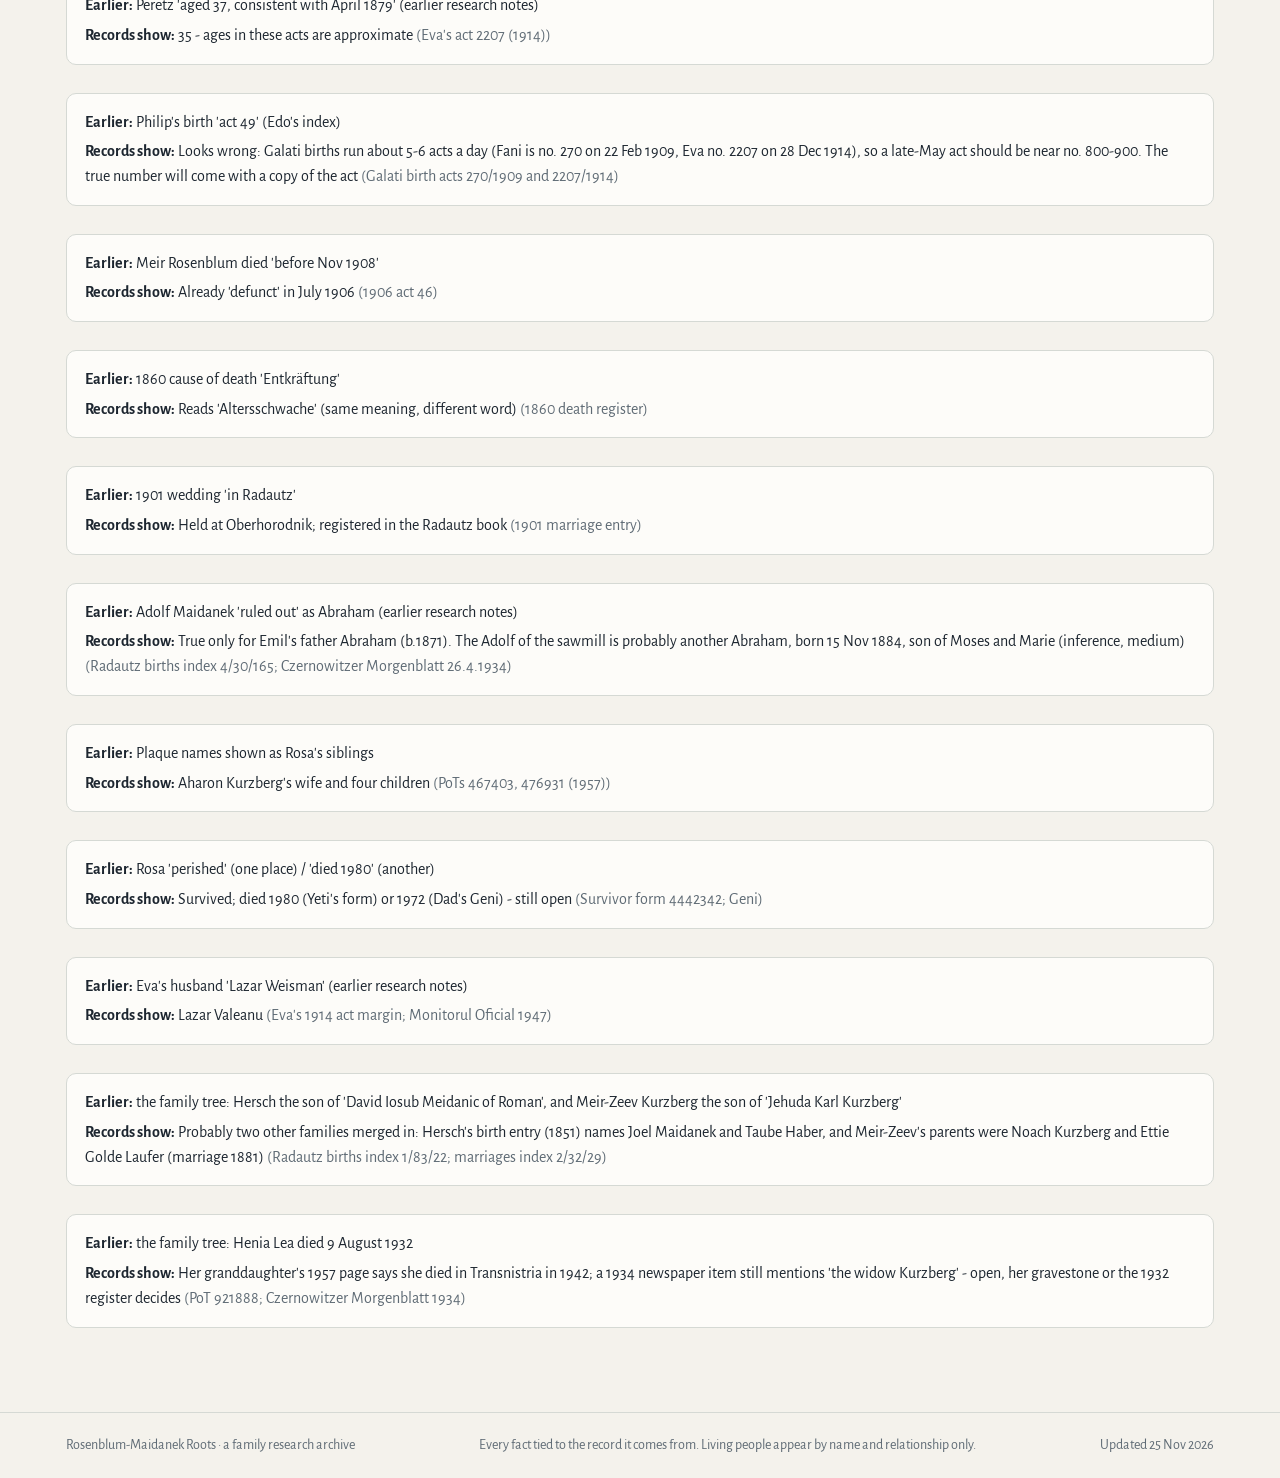
<file: report.html>
<!doctype html>
<html lang="en">
<head>
<meta charset="utf-8">
<meta name="viewport" content="width=device-width,initial-scale=1,viewport-fit=cover">
<meta name="description" content="Rosenblum-Maidanek Roots - a family research archive for the Rosenblum, Maidanek, Kurzberg, Jurgrau and related families of Bukovina, Moldavia and Israel. Every fact tied to its record.">
<title>Full Report &middot; Rosenblum-Maidanek Roots</title>
<link rel="preconnect" href="https://fonts.googleapis.com">
<link rel="preconnect" href="https://fonts.gstatic.com" crossorigin>
<link rel="stylesheet" href="https://fonts.googleapis.com/css2?family=Alegreya:wght@500;700&family=Alegreya+Sans:ital,wght@0,400;0,500;0,700;1,400&family=Frank+Ruhl+Libre:wght@400;500&family=IBM+Plex+Mono:wght@400;500&display=swap">
<link rel="stylesheet" href="assets/css/style.css">
</head>
<body>
<a class="skip" href="#main">Skip to content</a>
<header class="site"><div class="wrap">
<div class="eyebrow">Family Archive &middot; Bukovina, Moldavia, Israel</div>
<h1>Rosenblum<span class="dash">-</span>Maidanek Roots</h1>
<p class="sub">The Rosenblum, Maidanek, Kurzberg, Jurgrau and related families - researched fact by fact from civil records, archives and family knowledge.</p>
<div class="stats"><span><b>1,352</b> people</span><span><b>133</b> record images</span><span><b>591</b> of 1,336 facts confirmed</span><span>Updated 25 Nov 2026</span></div>
</div></header>
<nav class="main" aria-label="Sections"><div class="wrap"><a href="index.html">Family Tree</a><a href="people.html">People</a><a href="records.html">Records</a><a href="report.html" aria-current="page">Full Report</a><a href="next-steps.html">Next Steps</a><a href="plan.html">Plan & Status</a></div></nav>
<main id="main"><div class="wrap">

<h2>Full report</h2>
<p class="lede">The research so far: key findings, the families, where records disagree, and corrections
to earlier research. Each person's full evidence - every fact with its source - is on their
<a href="people.html">People</a> page.</p>
<h3>Key findings</h3>
<div id="findings" class="stack"></div>
<h3>The families</h3>
<div id="families" class="stack"></div>
<h3>Where the records disagree</h3>
<div id="conflicts"></div>
<h3>Corrections to earlier research</h3>
<div id="corrections" class="stack"></div>

</div></main>
<footer class="site"><div class="wrap">
<span>Rosenblum-Maidanek Roots &middot; a family research archive</span>
<span>Every fact tied to the record it comes from. Living people appear by name and relationship only.</span>
<span>Updated 25 Nov 2026</span>
</div></footer>
<script src="assets/js/common.js"></script>
<script src="assets/js/report.js"></script>
</body>
</html>
</file>
<file: assets/css/style.css>
/* Rosenblum-Maidanek Roots - archival reading-room theme */
:root{
  --paper:#f4f2ec; --card:#fdfcf9; --ink:#1d2630; --muted:#5f6b75; --rule:#d5d9d4;
  --stamp:#5a3e9e; --stamp-soft:#e9e2f6;
  --ok:#2e7a4d; --ok-soft:#dcefe2; --warn:#9a6400; --warn-soft:#f6ead2;
  --bad:#b0281f; --bad-soft:#f7dedb; --open:#2a5fa3; --open-soft:#dce7f6;
  --grey:#7f8a94; --grey-soft:#e6eaec; --inf:#2b7a84; --inf-soft:#d9eef0;
  --b-rosenblum:#3d6ea8; --b-finkelstein:#6a8fc4; --b-maidanek:#8b5a2b; --b-jurgrau:#b07a1e;
  --b-besner:#c4964a; --b-kurzberg:#2d7c6b; --b-laufer:#5f9282; --b-rafoul:#7b4e8c;
  --b-horer:#9b6bab; --b-herer:#9b6bab; --b-:#aab3ba;
  --f-display:"Alegreya","Iowan Old Style",Georgia,serif;
  --f-body:"Alegreya Sans","Segoe UI",system-ui,sans-serif;
  --f-he:"Frank Ruhl Libre",David,"Times New Roman",serif;
  --f-mono:"IBM Plex Mono",ui-monospace,Menlo,Consolas,monospace;
}
*{box-sizing:border-box}
html{-webkit-text-size-adjust:100%}
body{background:var(--paper);color:var(--ink);font:16px/1.55 var(--f-body);margin:0}
a{color:var(--stamp)}
.wrap{max-width:1180px;margin:0 auto;padding-inline:16px}
.he{font-family:var(--f-he);direction:rtl;unicode-bidi:isolate}
.mono{font-family:var(--f-mono);font-size:.82em}

/* header + nav */
header.site{border-bottom:1px solid var(--rule);background:var(--card)}
header.site .wrap{padding-block:18px 0}
.eyebrow{font-size:.74rem;letter-spacing:.1em;text-transform:uppercase;color:var(--muted);font-weight:700}
header.site h1{font:700 clamp(28px,4.6vw,42px)/1.05 var(--f-display);margin:.25rem 0;letter-spacing:-.01em}
header.site h1 .dash{color:var(--stamp)}
header.site .sub{color:var(--muted);margin:0 0 .4rem;max-width:72ch}
.stats{display:flex;flex-wrap:wrap;gap:6px 20px;margin:.6rem 0 .4rem;font-size:.92rem;color:var(--muted);font-variant-numeric:tabular-nums}
.stats b{color:var(--ink)}
nav.main{position:sticky;top:0;z-index:30;background:var(--card);border-bottom:1px solid var(--rule)}
nav.main .wrap{display:flex;gap:2px;overflow-x:auto;scrollbar-width:none;padding-block:0}
nav.main a{display:block;padding:12px 14px 10px;white-space:nowrap;color:var(--muted);font-weight:500;
  text-decoration:none;border-bottom:3px solid transparent}
nav.main a[aria-current="page"]{color:var(--ink);border-bottom-color:var(--stamp)}
main{padding-block:26px 70px}
h2{font:700 1.7rem/1.15 var(--f-display);margin:0 0 .35rem}
h3{font:700 1.25rem/1.2 var(--f-display);margin:1.4rem 0 .3rem}
.lede{color:var(--muted);max-width:74ch;margin:0 0 18px}
footer.site{border-top:1px solid var(--rule);color:var(--muted);font-size:.88rem;padding-block:22px}
footer.site .wrap{display:flex;flex-wrap:wrap;gap:6px 24px;justify-content:space-between}

/* badges, chips, buttons */
.st{display:inline-block;font-size:.72rem;font-weight:700;letter-spacing:.03em;padding:1px 7px;border-radius:4px;white-space:nowrap}
.st.confirmed{background:var(--ok-soft);color:var(--ok)} .st.partly{background:var(--warn-soft);color:var(--warn)}
.st.contradicted{background:var(--bad-soft);color:var(--bad)} .st.open{background:var(--open-soft);color:var(--open)}
.st.unchecked,.st.computed{background:var(--grey-soft);color:var(--grey)} .st.inference{background:var(--inf-soft);color:var(--inf)}
.st.rejected{background:var(--bad);color:#fff}
.evsrc{font-size:.8rem;color:var(--muted)} .evsrc a{color:var(--stamp)}
tr.hilite td{background:var(--stamp-soft)}
.rejsec{margin-top:1rem;border:1px solid var(--rule);border-radius:6px;padding:.4rem .8rem;background:var(--card)}
.rejsec summary{cursor:pointer;font-weight:600;color:var(--muted)}
.badge{display:inline-block;font-size:.72rem;font-weight:700;padding:1px 7px;border-radius:4px;border:1px solid var(--rule);color:var(--muted)}
.btn{border:1px solid var(--rule);background:var(--card);border-radius:6px;padding:6px 14px;cursor:pointer;font:inherit}
.btn:hover{border-color:var(--stamp)}
.chips{display:flex;flex-wrap:wrap;gap:6px;margin:10px 0}
.chip{border:1px solid var(--rule);background:var(--card);border-radius:999px;padding:3px 11px;font-size:.86rem;
  cursor:pointer;display:inline-flex;align-items:center;gap:6px;font:inherit}
.chip[aria-pressed="true"]{background:var(--stamp-soft);border-color:var(--stamp)}
.chip .sw{width:10px;height:10px;border-radius:2px;background:var(--c,#aab3ba)}
.card{background:var(--card);border:1px solid var(--rule);border-radius:10px;padding:16px 18px;margin:0 0 14px}
.toolbar{display:flex;flex-wrap:wrap;gap:10px 16px;align-items:center;margin:0 0 14px}
input[type=search],select{font:inherit;padding:7px 12px;border:1px solid var(--rule);border-radius:7px;background:var(--card);color:var(--ink)}
input[type=search]{min-width:min(320px,100%)}

/* pedigree */
.ped{margin:0 0 34px}
.legend{display:flex;flex-wrap:wrap;gap:6px 20px;font-size:.85rem;color:var(--muted);margin:8px 0}
.legend span{display:inline-flex;align-items:center;gap:7px}
.treebox{overflow:auto;border:1px solid var(--rule);border-radius:10px;background:var(--card);max-height:70vh}
.gen-labels{display:flex;position:sticky;top:0;background:var(--card);border-bottom:1px solid var(--rule);z-index:2;font-size:.75rem;color:var(--muted)}
.gen-labels div{width:230px;flex:none;padding:6px 8px;font-weight:600}
.canvas{position:relative}
.canvas svg{position:absolute;inset:0}
a.node{position:absolute;width:188px;min-height:54px;background:var(--card);border:1px solid var(--rule);
  border-left:5px solid var(--bc,#aab3ba);border-radius:8px;padding:7px 10px;text-decoration:none;color:var(--ink);
  display:flex;flex-direction:column;justify-content:center;box-shadow:0 1px 3px rgba(20,25,30,.08)}
a.node:hover{border-color:var(--stamp)}
a.node .nm{font-weight:600;font-size:.92rem;line-height:1.25}
a.node .yr{font-size:.78rem;color:var(--muted)}
a.node .sib{font-size:.68rem;border:1px solid var(--rule);border-radius:8px;padding:0 5px;margin-left:6px;color:var(--muted)}
.treebox .dim{opacity:.22}
.branch-grid{display:grid;grid-template-columns:repeat(auto-fill,minmax(300px,1fr));gap:14px;margin-top:8px}
.branch-card{border-top:4px solid var(--bc,#aab3ba)}

/* people */
.person-row{display:flex;gap:12px;align-items:baseline;padding:9px 4px;border-bottom:1px solid var(--rule)}
.person-row a{font-weight:600;text-decoration:none;color:var(--ink)}
.person-row a:hover{color:var(--stamp)}
.person-row .meta{color:var(--muted);font-size:.88rem}
.dot{display:inline-block;width:10px;height:10px;border-radius:2px;background:var(--c,#aab3ba);flex:none;align-self:center}
.pager{display:flex;gap:8px;align-items:center;margin:16px 0;flex-wrap:wrap}
.detail-head{display:flex;flex-wrap:wrap;gap:8px 18px;align-items:baseline}
.detail-head h2{margin:0}
.facts{display:grid;grid-template-columns:130px 1fr;gap:4px 14px;margin:.4rem 0}
.facts dt{font-weight:600;color:var(--muted);font-size:.88rem}
.facts dd{margin:0}
.claim{border:1px solid var(--rule);border-radius:8px;padding:10px 14px;margin:0 0 10px;background:var(--card)}
.claim .cit{font-size:.86rem;color:var(--muted);margin-top:6px}
.claim summary{cursor:pointer;color:var(--stamp);font-size:.88rem}
.thumbs{display:grid;grid-template-columns:repeat(auto-fill,minmax(150px,1fr));gap:10px;margin-top:8px}
.thumb{border:1px solid var(--rule);border-radius:8px;overflow:hidden;background:var(--card);cursor:pointer;padding:0;font:inherit;color:inherit;text-align:left}
.thumb img{display:block;width:100%;height:110px;object-fit:cover;background:#e8e6df}
.thumb span{display:block;font-size:.76rem;color:var(--muted);padding:6px 8px;line-height:1.3}
.noimg{color:var(--muted);font-size:.9rem;font-style:italic}

/* records */
.gallery{display:grid;grid-template-columns:repeat(auto-fill,minmax(170px,1fr));gap:12px}
table{border-collapse:collapse;width:100%;font-size:.92rem}
th,td{text-align:left;padding:8px 10px;border-bottom:1px solid var(--rule);vertical-align:top}
th{font-size:.78rem;text-transform:uppercase;letter-spacing:.05em;color:var(--muted)}
.tbl{overflow-x:auto;background:var(--card);border:1px solid var(--rule);border-radius:10px}
.lightbox{position:fixed;inset:0;background:rgba(10,14,18,.92);z-index:100;display:flex;align-items:center;justify-content:center;padding:20px}
.lightbox img{max-width:100%;max-height:92vh;border-radius:6px;background:#fff}
.lightbox .cap{position:absolute;bottom:14px;left:0;right:0;text-align:center;color:#cfd6da;font-size:.9rem;padding:0 20px}
.lightbox button{position:absolute;top:14px;right:16px}

/* report / misc */
.stack{display:grid;gap:14px}
.md h4{font:700 1.05rem var(--f-display);margin:1rem 0 .3rem}
.md ul{margin:.3rem 0 .8rem;padding-left:1.3rem}
.md li{margin:.25rem 0}
.md p{margin:.4rem 0;max-width:78ch}
.grid2{display:grid;grid-template-columns:1fr 1fr;gap:14px}
@media(max-width:760px){.grid2{grid-template-columns:1fr}.facts{grid-template-columns:1fr}}
.skip{position:absolute;left:-9999px}
.skip:focus{left:8px;top:8px;background:var(--card);padding:8px 14px;z-index:200;border:1px solid var(--stamp)}
</file>
